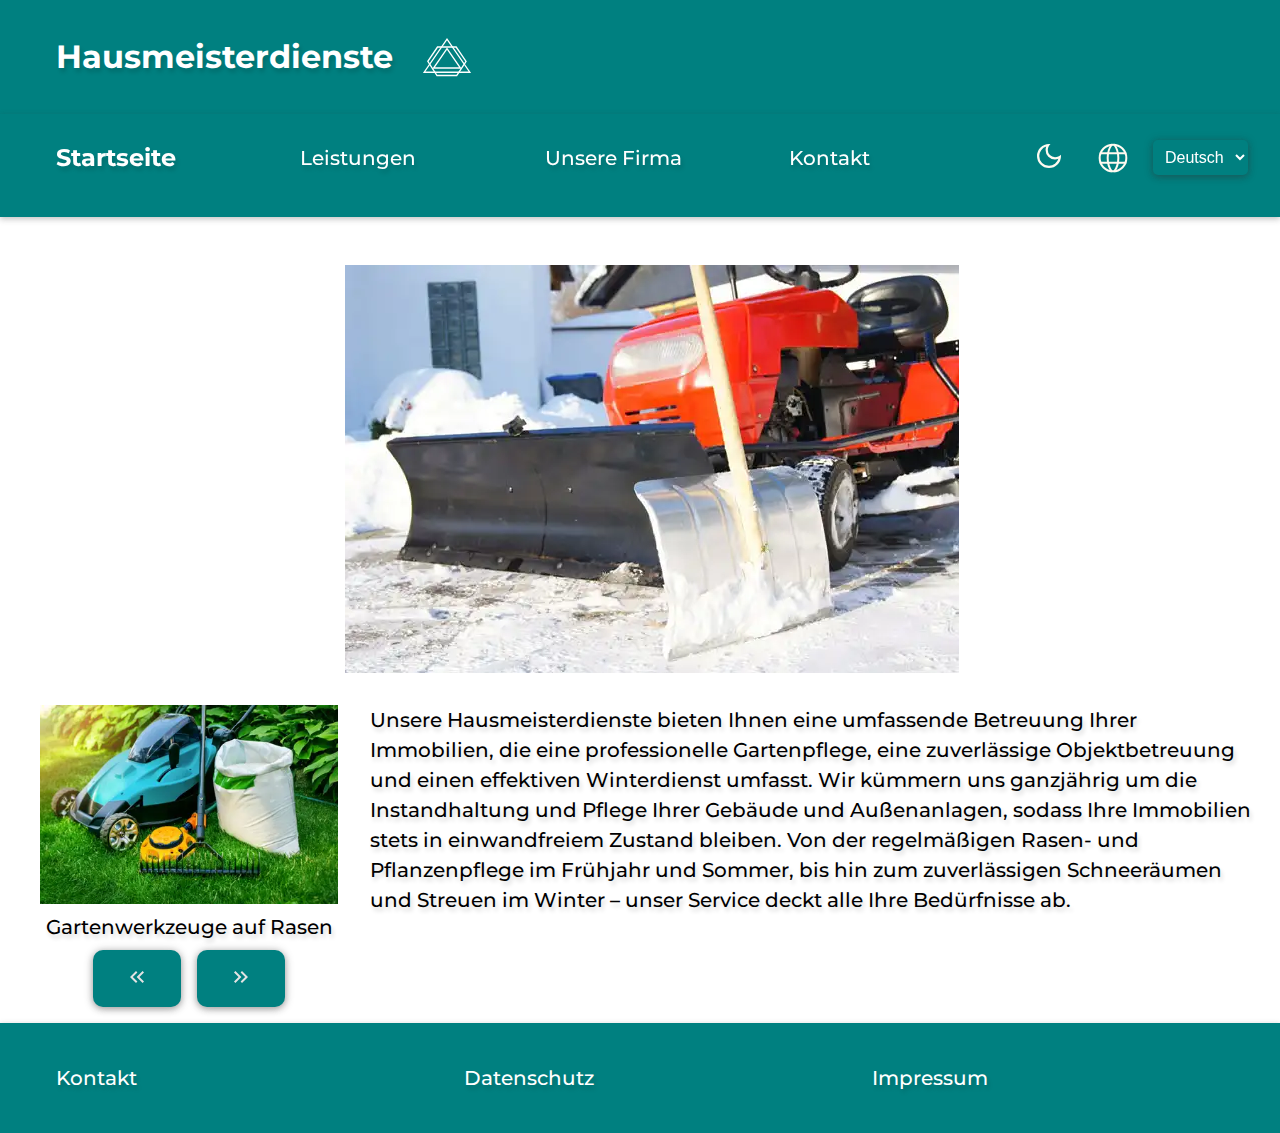
<file: index.html>
<!DOCTYPE html>
<html lang="de" class="no-js">

<head>
    <!-- Meta-Informationen über die Webseite -->
    <meta charset="UTF-8">
    <meta name="viewport" content="width=device-width, initial-scale=1.0">

    <!-- Favicons für verschiedene Geräte und Browser -->
    <link rel="icon" type="image/png" href="favicon/favicon96x96.png" sizes="96x96" />
    <link rel="icon" type="image/svg+xml" href="favicon/favicon.svg" />
    <link rel="shortcut icon" href="favicon/favicon.ico" />
    <link rel="apple-touch-icon" sizes="180x180" href="favicon/apple-touch-icon.png" />
    <meta name="apple-mobile-web-app-title" content="Hausmeisterdienste" />
    <link rel="manifest" href="favicon/site.webmanifest" />

    <!-- Titel und Beschreibung der Webseite -->
    <title>Hausmeisterdienste</title>
    <meta name="description" content="Unsere Hausmeisterdienste bieten Ihnen eine umfassende Betreuung Ihrer 
    Immobilien, die eine professionelle Gartenpflege, eine zuverlässige Objektbetreuung und einen effektiven 
    Winterdienst umfasst.">

    <!-- Einbindung der Schriftart Montserrat -->
    <link rel="preconnect" href="https://fonts.googleapis.com">
    <link rel="preconnect" href="https://fonts.gstatic.com" crossorigin>
    <link href="https://fonts.googleapis.com/css2?family=Montserrat:ital,wght@0,100..900;1,100..900&display=swap" rel="stylesheet">

    <!-- Verknüpfung mit dem Stylesheet und den JavaScript-Dateien -->
    <link href="css/style.css" rel="stylesheet">
    <script src="script/gallerie.js" defer></script>
    <script src="script/javascript.js" defer></script>
    <script src="script/dark.js" defer></script>

    <!-- Alternativ-Links für verschiedene Sprachversionen der Seite -->
    <link href="https://iu-webprogrammierung.github.io/web-programmierung-Claudy-Web/index.html" hreflang="de" rel="alternate">
    <link href="https://iu-webprogrammierung.github.io/web-programmierung-Claudy-Web/index_en.html" hreflang="en" rel="alternate">
</head>

<body class="site-body">
    <header class="site-header">
            <!-- Titel und Logo der Webseite -->
            <a href="index.html" class="titel"><h1>Hausmeisterdienste</h1></a>
    </header>
    <nav class="site-nav">
        <div class="inside">
            <!-- Navigationsmenü mit verschiedenen Links -->
            <button class="menubutton" onclick="this.classList.toggle('showmenu')">Menü</button>
            <ul>
                <li><a href="index.html" class="current">Startseite</a></li>
                <li><a href="leistungen.html">Leistungen</a></li>
                <li><a href="firma.html">Unsere Firma</a></li>
                <li class="nav-kontakt"><a href="kontakt.html">Kontakt</a></li>
                <li class="nav-darkmode">
                    <!-- Button zum Umschalten des Dark Modes -->
                    <button class="toggle-button" onclick="toggleDarkMode()" aria-label="Dark Mode umschalten" 
                    title="Dark Mode umschalten">
                        <img id="darkModeIcon" src="pictures/moon.svg" alt="Toggle Dark Mode">
                    </button>
                </li>
                <li class="nav-language">
                    <!-- Sprachumschalter mit Dropdown-Menü -->
                    <form action="" method="get">
                        <div class="language-select-container">
                            <img src="pictures/Sprache.svg" alt="Sprache wählen" class="language-icon" />
                            <select aria-label="Sprache wählen" id="language-switcher" lang="en" onchange="switchLanguage()">
                                <option lang="de" value="index.html" selected>Deutsch</option>
                                <option lang="en" value="index_en.html">English</option>
                            </select>
                        </div>
                    </form>
                </li>
            </ul>
        </div>
    </nav>
    <main class="site-content-start" id="content">
        <div class="inside">
            <!-- Startbild der Webseite -->
            <div class="startbild">
                <img src="pictures/WinterdienstSchneRaeumen614x408.webp"
                    alt="Ein Sitzrasenmäher mit Schneeschild und einer Schneeschaufel im Winter."
                    srcset="pictures/WinterdienstSchneRaeumen1228x816.webp 2x">
            </div>
            <article class="article">
                <!-- Bildergalerie mit verschiedenen Bildern und Beschreibungen -->
                <div id="start" class="gallerie">
                    <figure>
                        <img class="gallerie-bilder" src="pictures/Rasenpflege420x280.webp" alt="Gartenwerkzeuge auf Rasen."
                            srcset="pictures/Rasenpflege840x560.webp 2x"
                            data-caption="Gartenwerkzeuge auf Rasen">
                        <figcaption>Gartenwerkzeuge auf Rasen</figcaption>
                    </figure>
                    <figure>
                        <img class="gallerie-bilder" src="pictures/Objektbetreuung420x280.webp"
                            alt="Mehrstöckige Wohnungen mit Gartenanlage." srcset="pictures/Objektbetreuung840x560.webp 2x"
                            data-caption="Mehrstöckige Wohnungen mit Gartenanlage">
                        <figcaption>Mehrstöckige Wohnungen mit Gartenanlage</figcaption>
                    </figure>
                    <figure>
                        <img class="gallerie-bilder" src="pictures/WinterdienstTraktor420x280.webp"
                            alt="Traktor mit Schneepflug im Einsatz für den Winterdienst."
                            srcset="pictures/WinterdienstTraktor840x560.webp 2x"
                            data-caption="Traktor mit Schneepflug im Einsatz für den Winterdienst">
                        <figcaption>Traktor mit Schneepflug im Einsatz für den Winterdienst</figcaption>
                    </figure>
                    <div class="gallerie-buttons">
                        <!-- Buttons zum Navigieren durch die Galerie -->
                        <button class="button-links" onclick="plusDivs(-1, 'start')">
                            <img src="pictures/button-links.svg" class="icon" alt="Doppelpfeil nach links"></img>
                        </button>
                        <button class="button-rechts" onclick="plusDivs(1, 'start')">
                            <img src="pictures/button-rechts.svg" class="icon" alt="Doppelpfeil nach rechts"></img>
                        </button>
                    </div>
                </div>
                <div class="text-content">
                    <!-- Beschreibung der angebotenen Dienstleistungen -->
                    <p>
                        Unsere Hausmeisterdienste bieten Ihnen eine umfassende Betreuung Ihrer Immobilien, die eine
                        professionelle Gartenpflege, eine zuverlässige Objektbetreuung und einen effektiven Winterdienst
                        umfasst. Wir kümmern uns ganzjährig um die Instandhaltung und Pflege Ihrer Gebäude und Außenanlagen,
                        sodass Ihre Immobilien stets in einwandfreiem Zustand bleiben. Von der regelmäßigen Rasen- und
                        Pflanzenpflege im Frühjahr und Sommer, bis hin zum zuverlässigen Schneeräumen und Streuen im Winter
                        – unser Service deckt alle Ihre Bedürfnisse ab.
                    </p>
                </div>
                
            </article>
        </div>
        <!-- Button zum Scrollen nach oben -->
        <button id="scrollTopButton" class="scroll-top-button" onclick="scrollToTop()">
            <img src="pictures/button-hoch.svg" class="icon" alt="Nach oben">
        </button>
    </main>
    <footer class="site-footer">
        <div class="inside">
            <!-- Fußzeilennavigation mit Links zu Kontakt, Datenschutz und Impressum -->
            <nav class="footer-nav">
                <ul>
                    <li><a href="kontakt.html">Kontakt</a></li>
                    <li><a href="datenschutz.html">Datenschutz</a></li>
                    <li><a href="impressum.html">Impressum</a></li>
                </ul>
            </nav>
        </div>
    </footer>
</body>

</html>
</file>
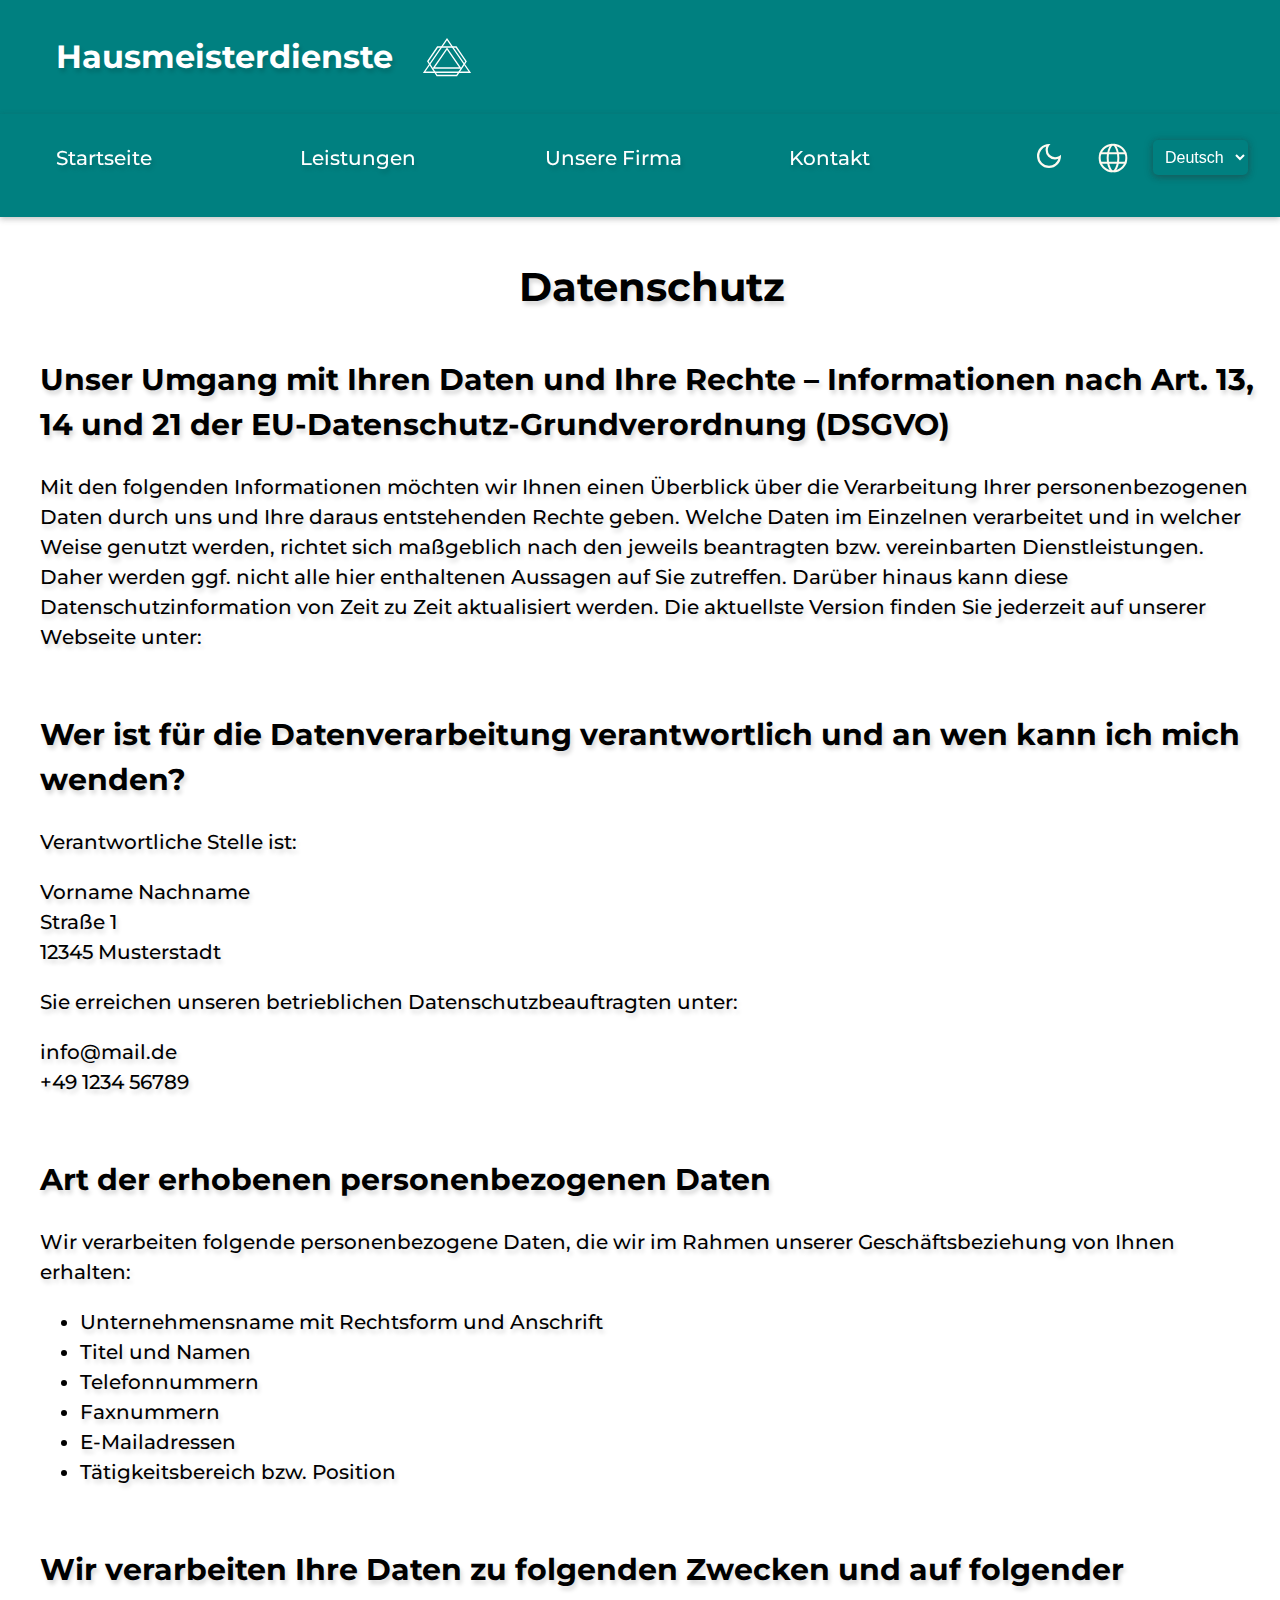
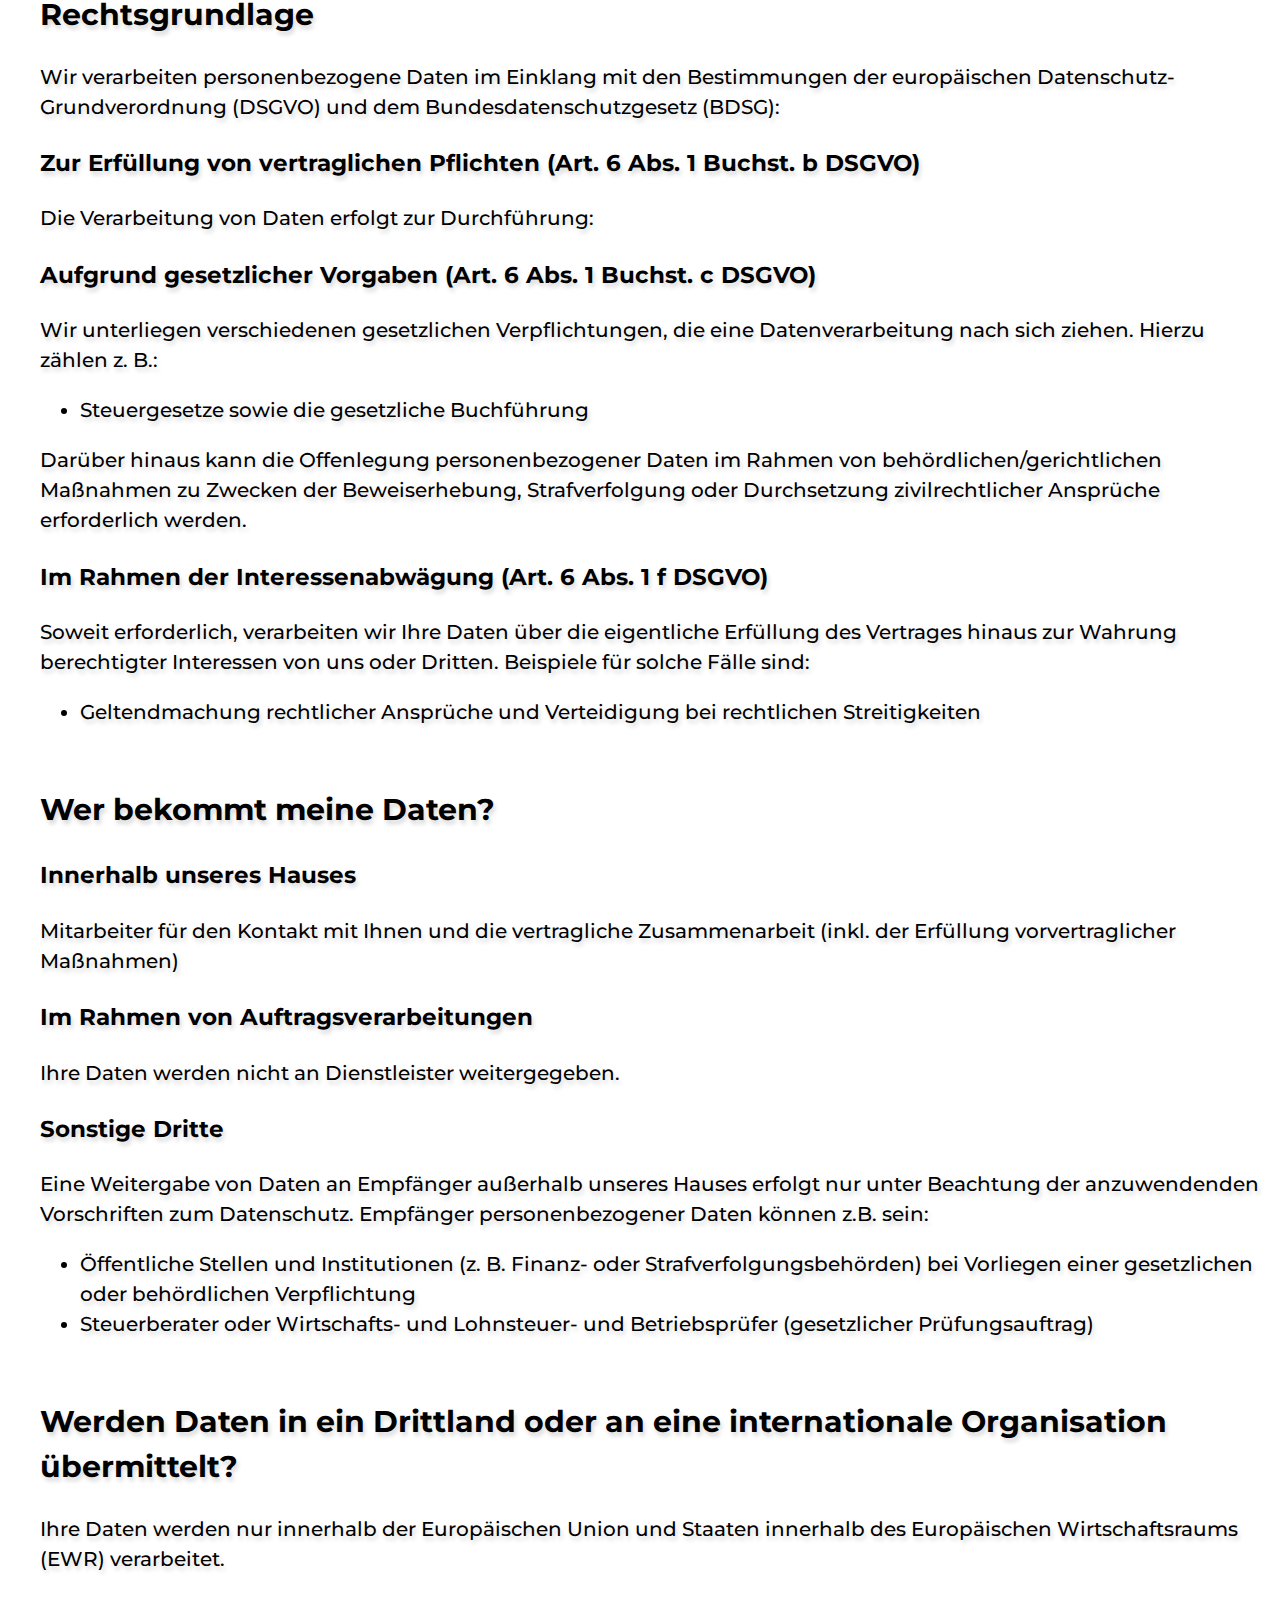
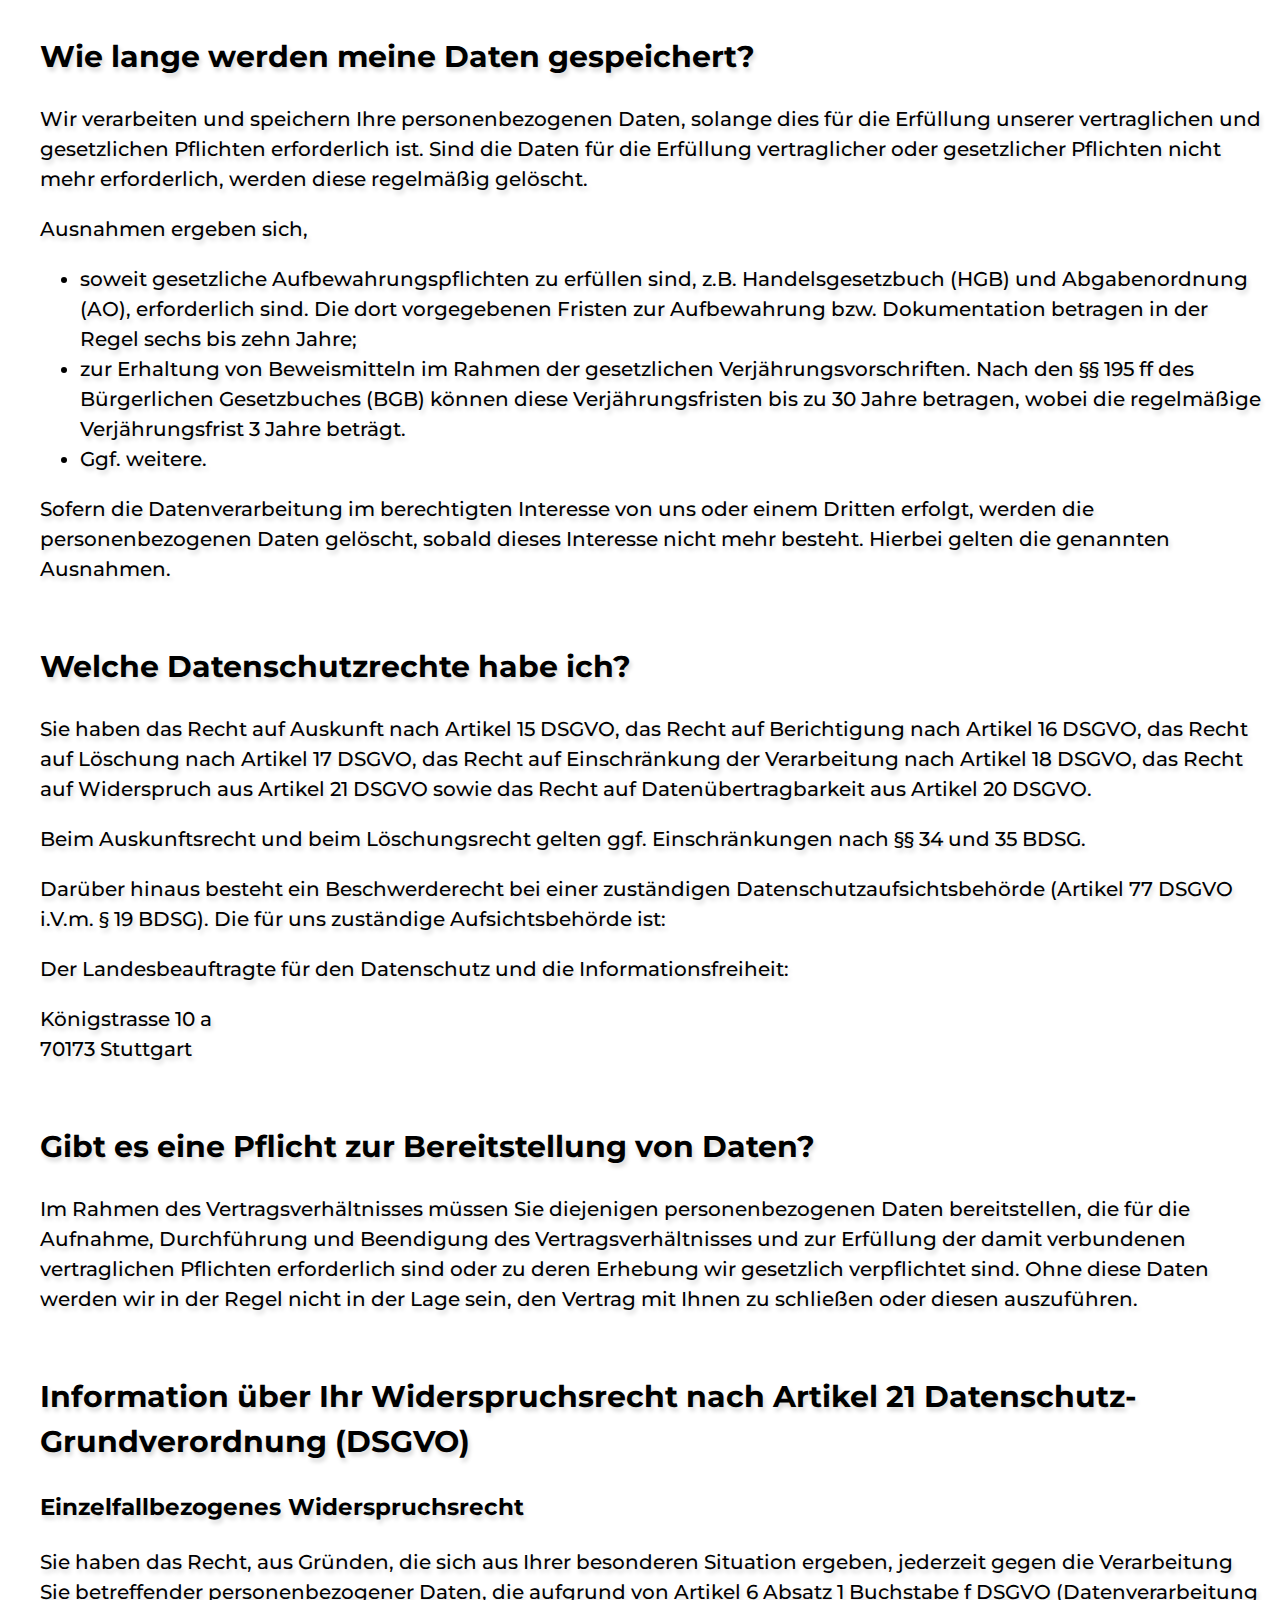
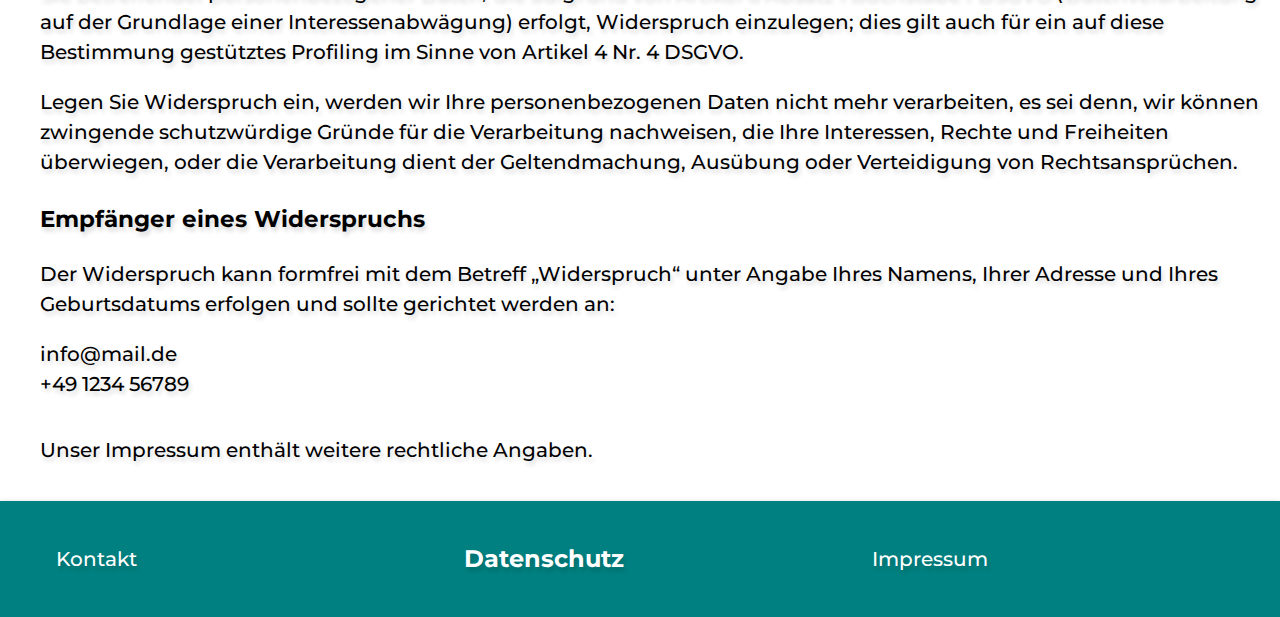
<file: datenschutz.html>
<!DOCTYPE html>
<html lang="de" class="no-js">

<head>
    <!-- Meta-Informationen über die Webseite -->
    <meta charset="UTF-8">
    <meta name="viewport" content="width=device-width, initial-scale=1.0">

    <!-- Favicons für verschiedene Geräte und Browser -->
    <link rel="icon" type="image/png" href="favicon/favicon96x96.png" sizes="96x96" />
    <link rel="icon" type="image/svg+xml" href="favicon/favicon.svg" />
    <link rel="shortcut icon" href="favicon/favicon.ico" />
    <link rel="apple-touch-icon" sizes="180x180" href="favicon/apple-touch-icon.png" />
    <meta name="apple-mobile-web-app-title" content="Hausmeisterdienste" />
    <link rel="manifest" href="favicon/site.webmanifest" />

    <!-- Titel und Beschreibung der Webseite -->
    <title>Hausmeisterdienste</title>
    <meta name="description" content="Unsere Hausmeisterdienste bieten Ihnen eine umfassende Betreuung Ihrer 
    Immobilien, die eine professionelle Gartenpflege, eine zuverlässige Objektbetreuung und einen effektiven 
    Winterdienst umfasst.">

    <!-- Einbindung der Schriftart Montserrat -->
    <link rel="preconnect" href="https://fonts.googleapis.com">
    <link rel="preconnect" href="https://fonts.gstatic.com" crossorigin>
    <link href="https://fonts.googleapis.com/css2?family=Montserrat:ital,wght@0,100..900;1,100..900&display=swap"
        rel="stylesheet">

    <!-- Verknüpfung mit dem Stylesheet und den JavaScript-Dateien -->
    <link href="css/style.css" rel="stylesheet">
    <script src="script/gallerie.js" defer></script>
    <script src="script/javascript.js" defer></script>
    <script src="script/dark.js" defer></script>

    <!-- Alternativ-Links für verschiedene Sprachversionen der Seite -->
    <link rel="alternate" href="https://iu-webprogrammierung.github.io/web-programmierung-Claudy-Web/datenschutz.html" hreflang="de">
    <link rel="alternate" href="https://iu-webprogrammierung.github.io/web-programmierung-Claudy-Web/datenschutz_en.html" hreflang="en">
</head>

<body class="site-body">
    <header class="site-header">
        <!-- Titel und Logo der Webseite -->
        <a href="index.html" class="titel"><h1>Hausmeisterdienste</h1></a>
    </header>
    <nav class="site-nav">
        <div class="inside">
            <!-- Navigationsmenü mit verschiedenen Links -->
            <button class="menubutton" onclick="this.classList.toggle('showmenu')">Menü</button>
            <ul>
                <li><a href="index.html">Startseite</a></li>
                <li><a href="leistungen.html">Leistungen</a></li>
                <li><a href="firma.html">Unsere Firma</a></li>
                <li class="nav-kontakt"><a href="kontakt.html">Kontakt</a></li>
                <li class="nav-darkmode">
                    <!-- Button zum Umschalten des Dark Modes -->
                    <button class="toggle-button" onclick="toggleDarkMode()" aria-label="Dark Mode umschalten"
                        title="Dark Mode umschalten">
                        <img id="darkModeIcon" src="pictures/moon.svg" alt="Toggle Dark Mode">
                    </button>
                </li>
                <li class="nav-language">
                    <!-- Sprachumschalter mit Dropdown-Menü -->
                    <form action="" method="get">
                        <div class="language-select-container">
                            <img src="pictures/Sprache.svg" alt="Sprache wählen" class="language-icon" />
                            <select aria-label="Sprache wählen" id="language-switcher" lang="en" onchange="switchLanguage()">
                                <option lang="de" value="datenschutz.html" selected>Deutsch</option>
                                <option lang="en" value="datenschutz_en.html">English</option>
                            </select>
                        </div>
                    </form>
                </li>
            </ul>
        </div>
    </nav>
    <main class="site-content" id="content">
        <div class="inside">
            <h1>Datenschutz</h1>
            <article>
                <!-- Abschnitt über den Umgang mit Daten und Rechte -->
                <section>
                    <h2>Unser Umgang mit Ihren Daten und Ihre Rechte – Informationen nach
                        Art. 13, 14 und 21 der EU-Datenschutz-Grundverordnung (DSGVO)</h2>
                    <p>Mit den folgenden Informationen möchten wir Ihnen einen Überblick über die Verarbeitung Ihrer
                        personenbezogenen Daten durch uns und Ihre daraus entstehenden Rechte geben. Welche Daten im
                        Einzelnen
                        verarbeitet und in welcher Weise genutzt werden, richtet sich maßgeblich nach den jeweils
                        beantragten bzw.
                        vereinbarten Dienstleistungen. Daher werden ggf. nicht alle hier enthaltenen Aussagen auf Sie
                        zutreffen.
                        Darüber hinaus kann diese Datenschutzinformation von Zeit zu Zeit aktualisiert werden. Die
                        aktuellste
                        Version finden Sie jederzeit auf unserer Webseite unter:</p>
                </section>
                <!-- Verantwortliche Stelle und Kontaktinformationen -->
                <section>
                    <h2>Wer ist für die Datenverarbeitung verantwortlich und an wen kann ich mich wenden?</h2>
                    <p>Verantwortliche Stelle ist:</p>
                    <p>
                        <ul class="ul-ohnePunkt">
                            <li>
                                Vorname Nachname
                            </li>
                            <li>
                                Straße 1
                            </li>
                            <li>
                                12345 Musterstadt
                            </li>
                        </ul>
                    </p>
                    <p>
                        <p>Sie erreichen unseren betrieblichen Datenschutzbeauftragten unter:</p>
                        <ul class="ul-ohnePunkt">
                            <li>
                                info@mail.de
                            </li>
                            <li>
                                +49 1234 56789
                            </li>
                        </ul>
                    </p>
                </section>
                <!-- Art der erhobenen personenbezogenen Daten -->
                <section>
                    <h2>Art der erhobenen personenbezogenen Daten</h2>
                    <p>Wir verarbeiten folgende personenbezogene Daten, die wir im Rahmen unserer Geschäftsbeziehung von
                        Ihnen erhalten:</p>
                    <ul>
                        <li>
                            Unternehmensname mit Rechtsform und Anschrift
                        </li>
                        <li>
                            Titel und Namen
                        </li>
                        <li>
                            Telefonnummern
                        </li>
                        <li>
                            Faxnummern
                        </li>
                        <li>
                            E-Mailadressen
                        </li>
                        <li>
                            Tätigkeitsbereich bzw. Position
                        </li>
                    </ul>
                </section>
                <!-- Zwecke und Rechtsgrundlage der Datenverarbeitung -->
                <section>
                    <h2>Wir verarbeiten Ihre Daten zu folgenden Zwecken und auf folgender Rechtsgrundlage</h2>
                    <p>Wir verarbeiten personenbezogene Daten im Einklang mit den Bestimmungen der europäischen
                        Datenschutz-Grundverordnung (DSGVO) und dem Bundesdatenschutzgesetz (BDSG):</p>
                    <article>
                        <h3>Zur Erfüllung von vertraglichen Pflichten (Art. 6 Abs. 1 Buchst. b DSGVO)</h3>
                        <p>Die Verarbeitung von Daten erfolgt zur Durchführung:</p>
                    </article>
                    <article>
                        <h3>Aufgrund gesetzlicher Vorgaben (Art. 6 Abs. 1 Buchst. c DSGVO)</h3>
                        <p>Wir unterliegen verschiedenen gesetzlichen Verpflichtungen, die eine Datenverarbeitung nach
                            sich
                            ziehen.
                            Hierzu zählen z. B.:</p>
                        <ul>
                            <li>
                                Steuergesetze sowie die gesetzliche Buchführung
                            </li>
                        </ul>
                        <p>Darüber hinaus kann die Offenlegung personenbezogener Daten im Rahmen von
                            behördlichen/gerichtlichen
                            Maßnahmen zu Zwecken der Beweiserhebung, Strafverfolgung oder Durchsetzung zivilrechtlicher
                            Ansprüche
                            erforderlich werden.</p>
                    </article>
                    <article>
                        <h3>Im Rahmen der Interessenabwägung (Art. 6 Abs. 1 f DSGVO)</h3>
                        <p>Soweit erforderlich, verarbeiten wir Ihre Daten über die eigentliche Erfüllung des Vertrages
                            hinaus zur
                            Wahrung berechtigter Interessen von uns oder Dritten. Beispiele für solche Fälle sind:</p>
                        <ul>
                            <li>
                                Geltendmachung rechtlicher Ansprüche und Verteidigung bei rechtlichen Streitigkeiten
                            </li>
                        </ul>
                    </article>
                </section>
                <!-- Empfänger der Daten -->
                <section>
                    <h2>Wer bekommt meine Daten?</h2>
                    <article>
                        <h3>Innerhalb unseres Hauses</h3>
                        <p>Mitarbeiter für den Kontakt mit Ihnen und die vertragliche Zusammenarbeit (inkl. der
                            Erfüllung
                            vorvertraglicher Maßnahmen)</p>
                    </article>
                    <article>
                        <h3>Im Rahmen von Auftragsverarbeitungen</h3>
                        <p>Ihre Daten werden nicht an Dienstleister weitergegeben.</p>
                    </article>
                    <article>
                        <h3>Sonstige Dritte</h3>
                        <p>Eine Weitergabe von Daten an Empfänger außerhalb unseres Hauses erfolgt nur unter Beachtung
                            der
                            anzuwendenden
                            Vorschriften zum Datenschutz. Empfänger personenbezogener Daten können z.B. sein:</p>
                        <ul>
                            <li>
                                Öffentliche Stellen und Institutionen (z. B. Finanz- oder Strafverfolgungsbehörden) bei
                                Vorliegen einer gesetzlichen oder behördlichen Verpflichtung
                            </li>
                            <li>
                                Steuerberater oder Wirtschafts- und Lohnsteuer- und Betriebsprüfer (gesetzlicher
                                Prüfungsauftrag)
                            </li>
                        </ul>
                    </article>
                </section>
                <!-- Datenübermittlung in Drittländer -->
                <section>
                    <h2>Werden Daten in ein Drittland oder an eine internationale Organisation übermittelt?</h2>
                    <p>Ihre Daten werden nur innerhalb der Europäischen Union und Staaten innerhalb des Europäischen
                        Wirtschaftsraums (EWR) verarbeitet.</p>
                </section>
                <!-- Speicherdauer der Daten -->
                <section>
                    <h2>Wie lange werden meine Daten gespeichert?</h2>
                    <p>Wir verarbeiten und speichern Ihre personenbezogenen Daten, solange dies für die Erfüllung
                        unserer
                        vertraglichen und gesetzlichen Pflichten erforderlich ist. Sind die Daten für die Erfüllung
                        vertraglicher
                        oder gesetzlicher Pflichten nicht mehr erforderlich, werden diese regelmäßig gelöscht.</p>
                    <p>Ausnahmen ergeben sich,</p>
                    <ul>
                        <li>soweit gesetzliche Aufbewahrungspflichten zu erfüllen sind, z.B. Handelsgesetzbuch (HGB) und
                            Abgabenordnung (AO), erforderlich sind. Die dort vorgegebenen Fristen zur Aufbewahrung bzw.
                            Dokumentation betragen in der Regel sechs bis zehn Jahre;</li>
                        <li>zur Erhaltung von Beweismitteln im Rahmen der gesetzlichen Verjährungsvorschriften. Nach den
                            §§
                            195 ff
                            des Bürgerlichen Gesetzbuches (BGB) können diese Verjährungsfristen bis zu 30 Jahre
                            betragen,
                            wobei die
                            regelmäßige Verjährungsfrist 3 Jahre beträgt.</li>
                        <li>Ggf. weitere.</li>
                    </ul>
                    <p>Sofern die Datenverarbeitung im berechtigten Interesse von uns oder einem Dritten erfolgt, werden
                        die
                        personenbezogenen Daten gelöscht, sobald dieses Interesse nicht mehr besteht. Hierbei gelten die
                        genannten
                        Ausnahmen.</p>
                </section>
                <!-- Datenschutzrechte der Nutzer -->
                <section>
                    <h2>Welche Datenschutzrechte habe ich?</h2>
                    <p>Sie haben das Recht auf Auskunft nach Artikel 15 DSGVO, das Recht auf Berichtigung nach Artikel
                        16
                        DSGVO, das
                        Recht auf Löschung nach Artikel 17 DSGVO, das Recht auf Einschränkung der Verarbeitung nach
                        Artikel
                        18
                        DSGVO, das Recht auf Widerspruch aus Artikel 21 DSGVO sowie das Recht auf Datenübertragbarkeit
                        aus
                        Artikel
                        20 DSGVO.</p>
                    <p>Beim Auskunftsrecht und beim Löschungsrecht gelten ggf. Einschränkungen nach §§ 34 und 35 BDSG.
                    </p>
                    <p>Darüber hinaus besteht ein Beschwerderecht bei einer zuständigen Datenschutzaufsichtsbehörde
                        (Artikel
                        77
                        DSGVO i.V.m. § 19 BDSG). Die für uns zuständige Aufsichtsbehörde ist:</p>
                    <p>Der Landesbeauftragte für den Datenschutz und die Informationsfreiheit:</p>
                    <ul class="ul-ohnePunkt">
                        <li>
                            Königstrasse 10 a
                        </li>
                        <li>
                            70173 Stuttgart
                        </li>
                    </ul>
                </section>
                <!-- Pflicht zur Bereitstellung von Daten -->
                <section>
                    <h2>Gibt es eine Pflicht zur Bereitstellung von Daten?</h2>
                    <p>Im Rahmen des Vertragsverhältnisses müssen Sie diejenigen personenbezogenen Daten bereitstellen,
                        die
                        für die
                        Aufnahme, Durchführung und Beendigung des Vertragsverhältnisses und zur Erfüllung der damit
                        verbundenen
                        vertraglichen Pflichten erforderlich sind oder zu deren Erhebung wir gesetzlich verpflichtet
                        sind.
                        Ohne
                        diese Daten werden wir in der Regel nicht in der Lage sein, den Vertrag mit Ihnen zu schließen
                        oder
                        diesen
                        auszuführen.</p>
                </section>
                <!-- Information über das Widerspruchsrecht -->
                <section>
                    <h2>Information über Ihr Widerspruchsrecht nach Artikel 21 Datenschutz-Grundverordnung (DSGVO)</h2>
                    <article>
                        <h3>Einzelfallbezogenes Widerspruchsrecht</h3>
                        <p>Sie haben das Recht, aus Gründen, die sich aus Ihrer besonderen Situation ergeben, jederzeit
                            gegen die
                            Verarbeitung Sie betreffender personenbezogener Daten, die aufgrund von Artikel 6 Absatz 1
                            Buchstabe f DSGVO
                            (Datenverarbeitung auf der Grundlage einer Interessenabwägung) erfolgt, Widerspruch
                            einzulegen;
                            dies gilt
                            auch für ein auf diese Bestimmung gestütztes Profiling im Sinne von Artikel 4 Nr. 4 DSGVO.
                        </p>
                        <p>Legen Sie Widerspruch ein, werden wir Ihre personenbezogenen Daten nicht mehr verarbeiten, es
                            sei
                            denn, wir
                            können zwingende schutzwürdige Gründe für die Verarbeitung nachweisen, die Ihre Interessen,
                            Rechte und
                            Freiheiten überwiegen, oder die Verarbeitung dient der Geltendmachung, Ausübung oder
                            Verteidigung von
                            Rechtsansprüchen.</p>
                    </article>
                    <article>
                        <h3>Empfänger eines Widerspruchs</h3>
                        <p>Der Widerspruch kann formfrei mit dem Betreff „Widerspruch“ unter Angabe Ihres Namens, Ihrer
                            Adresse und
                            Ihres Geburtsdatums erfolgen und sollte gerichtet werden an:</p>
                            <ul class="ul-ohnePunkt">
                                <li>
                                    info@mail.de
                                </li>
                                <li>
                                    +49 1234 56789
                                </li>
                            </ul>
                    </article>
                </section>
            </article>
            <div class="verlinkung">
                <p>Unser <a href="impressum.html">Impressum</a> enthält weitere rechtliche Angaben.</p>
            </div>
        </div>
        <!-- Button zum Scrollen nach oben -->
        <button id="scrollTopButton" class="scroll-top-button" onclick="scrollToTop()">
            <img src="pictures/button-hoch.svg" class="icon" alt="Nach oben">
        </button>
    </main>
    <footer class="site-footer">
        <div class="inside">
            <!-- Fußzeilennavigation mit Links zu Kontakt, Datenschutz und Impressum -->
            <nav class="footer-nav">
                <ul>
                    <li><a href="kontakt.html">Kontakt</a></li>
                    <li><a href="datenschutz.html" class="current">Datenschutz</a></li>
                    <li><a href="impressum.html">Impressum</a></li>
                </ul>
            </nav>
        </div>
    </footer>
</body>

</html>
</file>
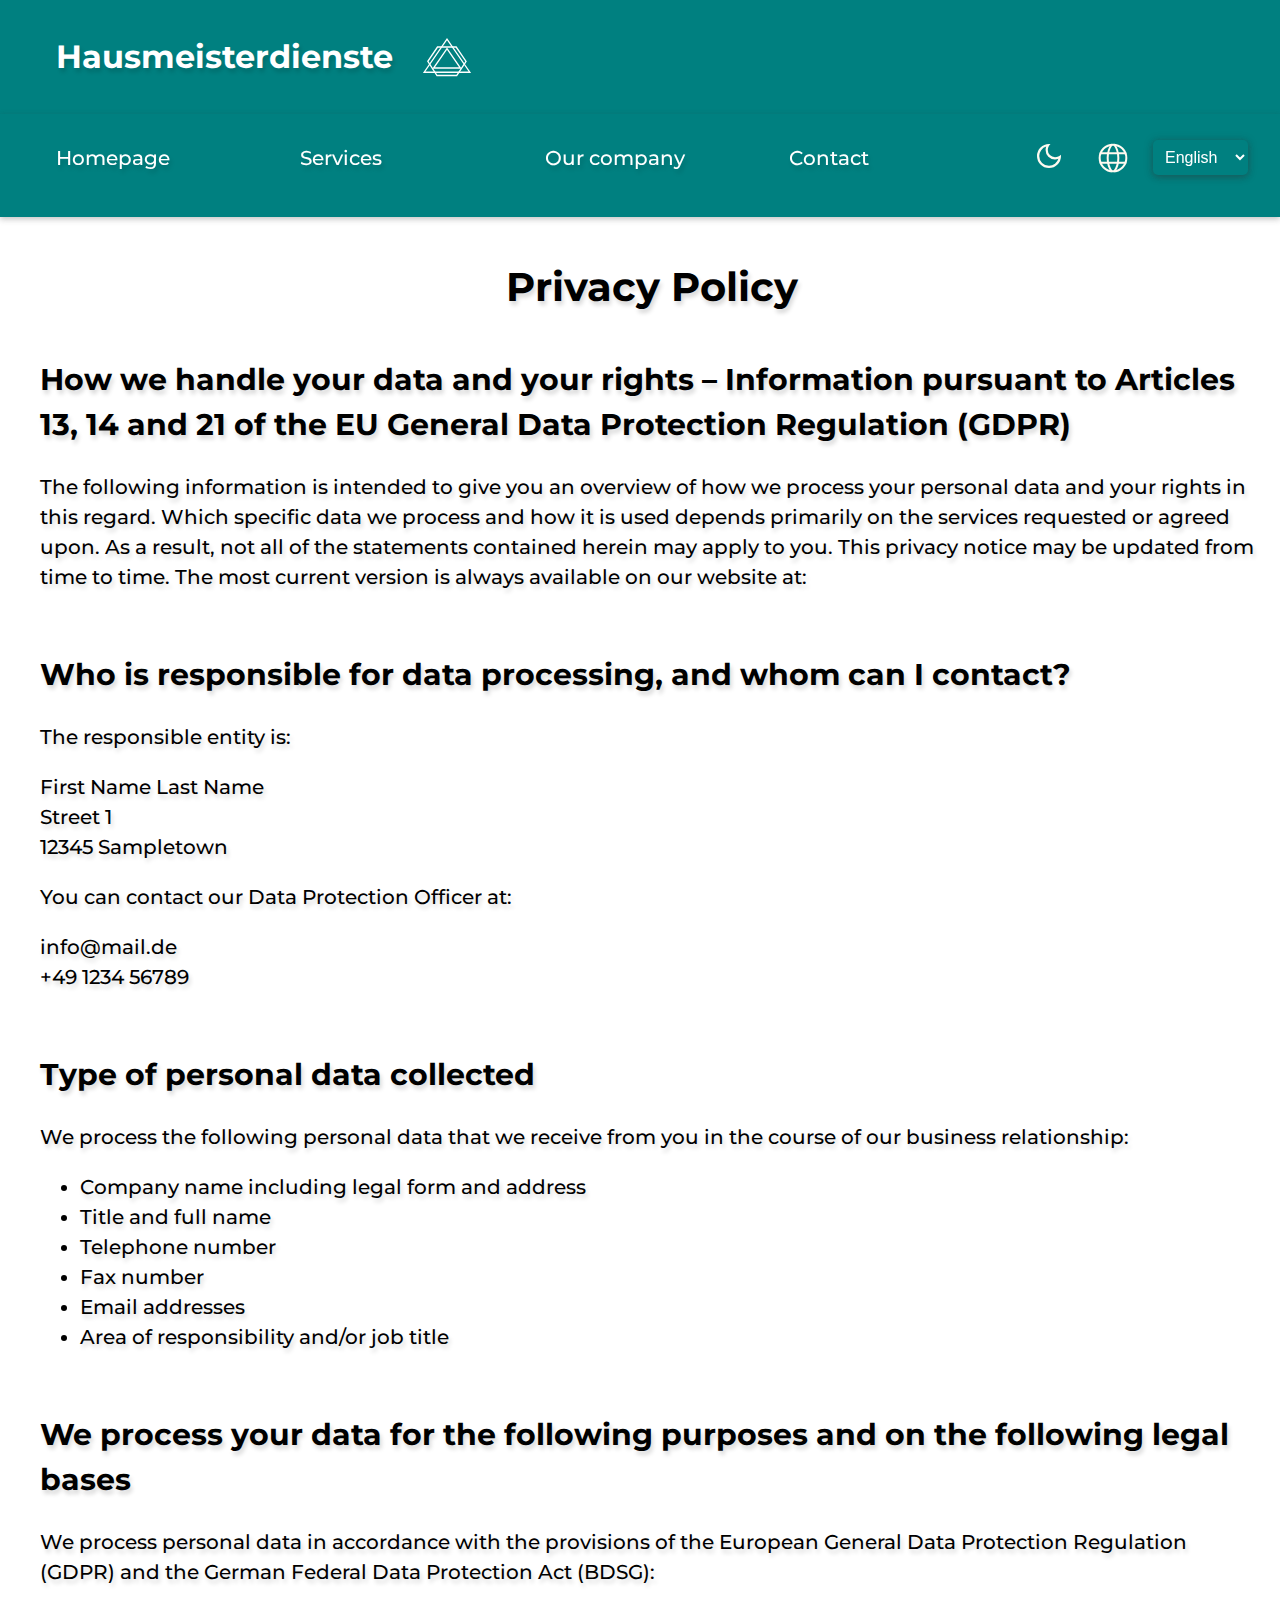
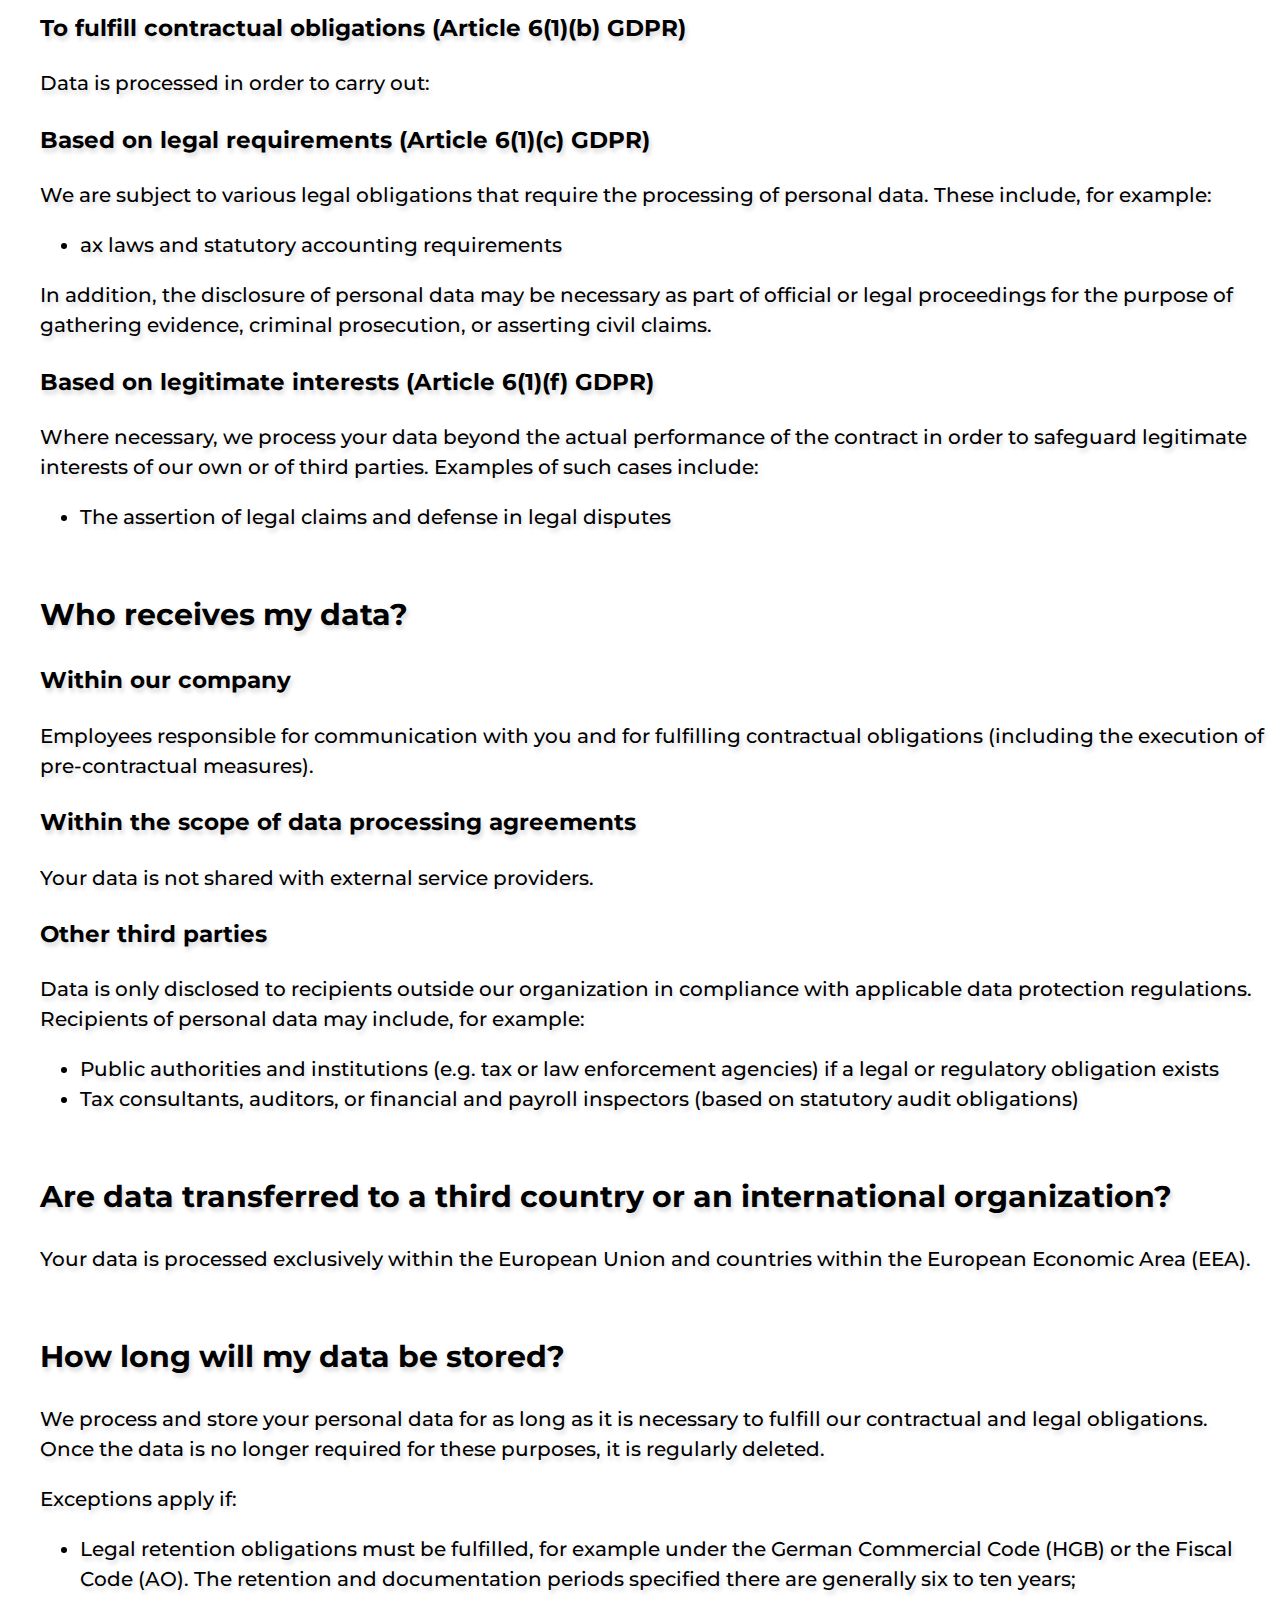
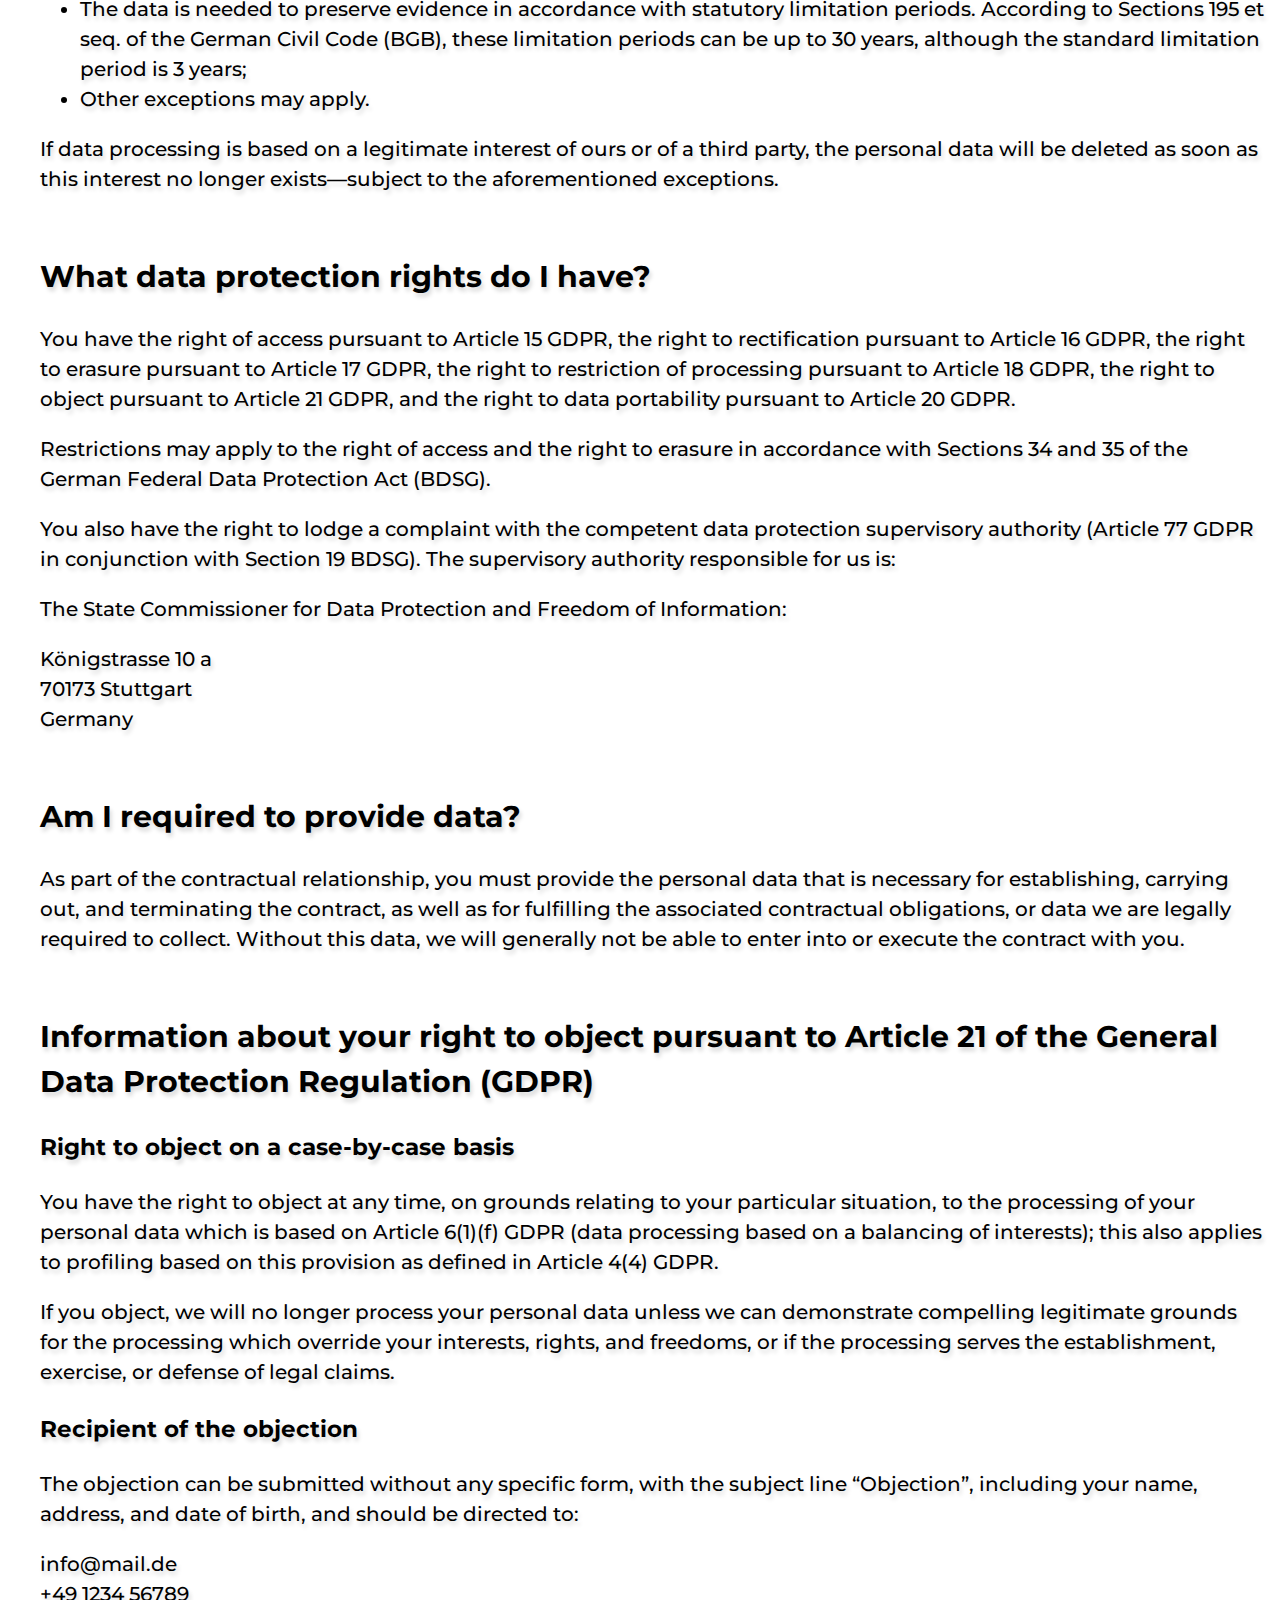
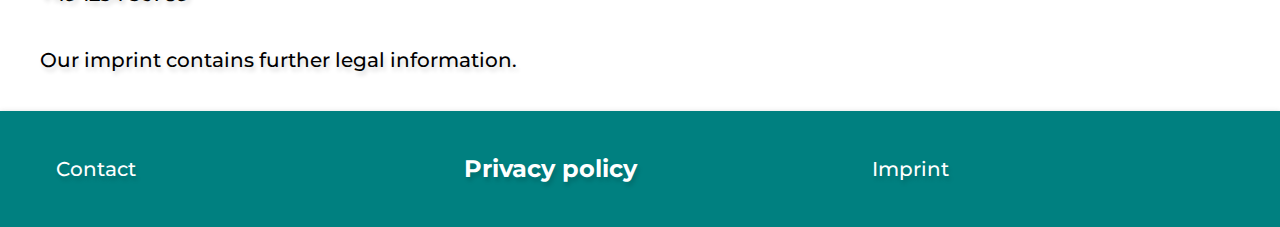
<file: datenschutz_en.html>
<!DOCTYPE html>
<html lang="en" class="no-js">

<head>
    <!-- Meta-Informationen über die Webseite -->
    <meta charset="UTF-8">
    <meta name="viewport" content="width=device-width, initial-scale=1.0">

    <!-- Favicons für verschiedene Geräte und Browser -->
    <link rel="icon" type="image/png" href="favicon/favicon96x96.png" sizes="96x96" />
    <link rel="icon" type="image/svg+xml" href="favicon/favicon.svg" />
    <link rel="shortcut icon" href="favicon/favicon.ico" />
    <link rel="apple-touch-icon" sizes="180x180" href="favicon/apple-touch-icon.png" />
    <meta name="apple-mobile-web-app-title" content="Caretaker services" />
    <link rel="manifest" href="favicon/site.webmanifest" />

    <!-- Titel und Beschreibung der Webseite -->
    <title>Caretaker services</title>
    <meta name="description" content="Our caretaker services offer you comprehensive support for your properties, which includes 
    professional garden maintenance, reliable property management and effective winter service.">

    <!-- Einbindung der Schriftart Montserrat -->
    <link rel="preconnect" href="https://fonts.googleapis.com">
    <link rel="preconnect" href="https://fonts.gstatic.com" crossorigin>
    <link href="https://fonts.googleapis.com/css2?family=Montserrat:ital,wght@0,100..900;1,100..900&display=swap"
        rel="stylesheet">

    <!-- Verknüpfung mit dem Stylesheet und den JavaScript-Dateien -->
    <link href="css/style.css" rel="stylesheet">
    <script src="script/gallerie.js" defer></script>
    <script src="script/javascript.js" defer></script>
    <script src="script/dark.js" defer></script>

    <!-- Alternativ-Links für verschiedene Sprachversionen der Seite -->
    <link rel="alternate" href="https://iu-webprogrammierung.github.io/web-programmierung-Claudy-Web/datenschutz.html" hreflang="de">
    <link rel="alternate" href="https://iu-webprogrammierung.github.io/web-programmierung-Claudy-Web/datenschutz_en.html" hreflang="en">
</head>

<body class="site-body">
    <header class="site-header">
        <!-- Titel und Logo der Webseite -->
        <a href="index.html" class="titel"><h1>Hausmeisterdienste</h1></a>
    </header>
    <nav class="site-nav">
        <div class="inside">
            <!-- Navigationsmenü mit verschiedenen Links -->
            <button class="menubutton" onclick="this.classList.toggle('showmenu')">Menu</button>
            <ul>
                <li><a href="index_en.html">Homepage</a></li>
                <li><a href="leistungen_en.html">Services</a></li>
                <li><a href="firma_en.html">Our company</a></li>
                <li class="nav-kontakt"><a href="kontakt_en.html">Contact</a></li>
                <li class="nav-darkmode">
                    <!-- Button zum Umschalten des Dark Modes -->
                    <button class="toggle-button" onclick="toggleDarkMode()" aria-label="Dark Mode umschalten"
                        title="Dark Mode umschalten">
                        <img id="darkModeIcon" src="pictures/moon.svg" alt="Toggle Dark Mode">
                    </button>
                </li>
                <li class="nav-language">
                    <!-- Sprachumschalter mit Dropdown-Menü -->
                    <form action="" method="get">
                        <div class="language-select-container">
                            <img src="pictures/Sprache.svg" alt="Language icon" class="language-icon" />
                            <select aria-label="Choose language" id="language-switcher" lang="en" onchange="switchLanguage()">
                                <option lang="de" value="index.html">Deutsch</option>
                                <option lang="en" value="index_en.html" selected>English</option>
                            </select>
                        </div>
                    </form>
                </li>
            </ul>
        </div>
    </nav>
    <main class="site-content" id="content">
        <div class="inside">
            <h1>Privacy Policy</h1>
            <article>
                <!-- Abschnitt über den Umgang mit Daten und Rechte -->
                <section>
                    <h2>How we handle your data and your rights – Information pursuant to Articles 13, 14 and 21 of the
                        EU General Data Protection Regulation (GDPR)</h2>
                    <p>The following information is intended to give you an overview of how we process your personal
                        data and your rights in this regard. Which specific data we process and how it is used depends
                        primarily on the services requested or agreed upon. As a result, not all of the statements
                        contained herein may apply to you. This privacy notice may be updated from time to time. The
                        most current version is always available on our website at:</p>
                </section>
                <!-- Verantwortliche Stelle und Kontaktinformationen -->
                <section>
                    <h2>Who is responsible for data processing, and whom can I contact?</h2>
                    <p>The responsible entity is:</p>
                    <p>
                        <ul class="ul-ohnePunkt">
                            <li>
                                First Name Last Name
                            </li>
                            <li>
                                Street 1
                            </li>
                            <li>
                                12345 Sampletown
                            </li>
                        </ul>
                    </p>
                    <p>
                        <p>You can contact our Data Protection Officer at:</p>
                        <ul class="ul-ohnePunkt">
                            <li>
                                info@mail.de
                            </li>
                            <li>
                                +49 1234 56789
                            </li>
                        </ul>
                    </p>
                </section>
                <!-- Art der erhobenen personenbezogenen Daten -->
                <section>
                    <h2>Type of personal data collected</h2>
                    <p>We process the following personal data that we receive from you in the course of our business
                        relationship:</p>
                    <ul>
                        <li>
                            Company name including legal form and address
                        </li>
                        <li>
                            Title and full name
                        </li>
                        <li>
                            Telephone number
                        </li>
                        <li>
                            Fax number
                        </li>
                        <li>
                            Email addresses
                        </li>
                        <li>
                            Area of responsibility and/or job title
                        </li>
                    </ul>
                </section>
                <!-- Zwecke und Rechtsgrundlage der Datenverarbeitung -->
                <section>
                    <h2>We process your data for the following purposes and on the following legal bases</h2>
                    <p>We process personal data in accordance with the provisions of the European General Data
                        Protection Regulation (GDPR) and the German Federal Data Protection Act (BDSG):</p>
                    <article>
                        <h3>To fulfill contractual obligations (Article 6(1)(b) GDPR)</h3>
                        <p>Data is processed in order to carry out:</p>
                    </article>
                    <article>
                        <h3>Based on legal requirements (Article 6(1)(c) GDPR)</h3>
                        <p>We are subject to various legal obligations that require the processing of personal data.
                            These include, for example:</p>
                        <ul>
                            <li>
                                ax laws and statutory accounting requirements
                            </li>
                        </ul>
                        <p>In addition, the disclosure of personal data may be necessary as part of official or legal
                            proceedings for the purpose of gathering evidence, criminal prosecution, or asserting civil
                            claims.
                        </p>
                    </article>
                    <article>
                        <h3>Based on legitimate interests (Article 6(1)(f) GDPR)</h3>
                        <p>Where necessary, we process your data beyond the actual performance of the contract in order
                            to safeguard legitimate interests of our own or of third parties. Examples of such cases
                            include:</p>
                        <ul>
                            <li>
                                The assertion of legal claims and defense in legal disputes
                            </li>
                        </ul>
                    </article>
                </section>
                <!-- Empfänger der Daten -->
                <section>
                    <h2>Who receives my data?</h2>
                    <article>
                        <h3>Within our company</h3>
                        <p>Employees responsible for communication with you and for fulfilling contractual obligations
                            (including the execution of pre-contractual measures).</p>
                    </article>
                    <article>
                        <h3>Within the scope of data processing agreements</h3>
                        <p>Your data is not shared with external service providers.</p>
                    </article>
                    <article>
                        <h3>Other third parties</h3>
                        <p>Data is only disclosed to recipients outside our organization in compliance with applicable
                            data protection regulations. Recipients of personal data may include, for example:</p>
                        <ul>
                            <li>
                                Public authorities and institutions (e.g. tax or law enforcement agencies) if a legal or
                                regulatory obligation exists
                            </li>
                            <li>
                                Tax consultants, auditors, or financial and payroll inspectors (based on statutory audit
                                obligations)
                            </li>
                        </ul>
                    </article>
                </section>
                <!-- Datenübermittlung in Drittländer -->
                <section>
                    <h2>Are data transferred to a third country or an international organization?</h2>
                    <p>Your data is processed exclusively within the European Union and countries within the European
                        Economic Area (EEA).</p>
                </section>
                <!-- Speicherdauer der Daten -->
                <section>
                    <h2>How long will my data be stored?</h2>
                    <p>We process and store your personal data for as long as it is necessary to fulfill our contractual
                        and legal obligations. Once the data is no longer required for these purposes, it is regularly
                        deleted.</p>
                    <p>Exceptions apply if:</p>
                    <ul>
                        <li>Legal retention obligations must be fulfilled, for example under the German Commercial Code
                            (HGB) or the Fiscal Code (AO). The retention and documentation periods specified there are
                            generally six to ten years;</li>
                        <li>The data is needed to preserve evidence in accordance with statutory limitation periods.
                            According to Sections 195 et seq. of the German Civil Code (BGB), these limitation periods
                            can be up to 30 years, although the standard limitation period is 3 years;</li>
                        <li>Other exceptions may apply.</li>
                    </ul>
                    <p>If data processing is based on a legitimate interest of ours or of a third party, the personal
                        data will be deleted as soon as this interest no longer exists—subject to the aforementioned
                        exceptions.
                    </p>
                </section>
                <!-- Datenschutzrechte der Nutzer -->
                <section>
                    <h2>What data protection rights do I have?</h2>
                    <p>You have the right of access pursuant to Article 15 GDPR, the right to rectification pursuant to
                        Article 16 GDPR, the right to erasure pursuant to Article 17 GDPR, the right to restriction of
                        processing pursuant to Article 18 GDPR, the right to object pursuant to Article 21 GDPR, and the
                        right to data portability pursuant to Article 20 GDPR.</p>
                    <p>Restrictions may apply to the right of access and the right to erasure in accordance with
                        Sections 34 and 35 of the German Federal Data Protection Act (BDSG).</p>
                    <p>You also have the right to lodge a complaint with the competent data protection supervisory
                        authority (Article 77 GDPR in conjunction with Section 19 BDSG). The supervisory authority
                        responsible for us is:</p>
                    <p>The State Commissioner for Data Protection and Freedom of Information:</p>
                    <ul class="ul-ohnePunkt">
                        <li>
                            Königstrasse 10 a
                        </li>
                        <li>
                            70173 Stuttgart
                        </li>
                        <li>
                            Germany
                        </li>
                    </ul>
                    </p>
                </section>
                <!-- Pflicht zur Bereitstellung von Daten -->
                <section>
                    <h2>Am I required to provide data?</h2>
                    <p>As part of the contractual relationship, you must provide the personal data that is necessary for
                        establishing, carrying out, and terminating the contract, as well as for fulfilling the
                        associated contractual obligations, or data we are legally required to collect.
                        Without this data, we will generally not be able to enter into or execute the contract with you.
                    </p>
                </section>
                <!-- Information über das Widerspruchsrecht -->
                <section>
                    <h2>Information about your right to object pursuant to Article 21 of the General Data Protection
                        Regulation (GDPR)</h2>
                    <article>
                        <h3>Right to object on a case-by-case basis</h3>
                        <p>You have the right to object at any time, on grounds relating to your particular situation,
                            to the processing of your personal data which is based on Article 6(1)(f) GDPR (data
                            processing based on a balancing of interests); this also applies to profiling based on this
                            provision as defined in Article 4(4) GDPR.</p>
                        <p>If you object, we will no longer process your personal data unless we can demonstrate
                            compelling legitimate grounds for the processing which override your interests, rights, and
                            freedoms, or if the processing serves the establishment, exercise, or defense of legal
                            claims.</p>
                    </article>
                    <article>
                        <h3>Recipient of the objection</h3>
                        <p>The objection can be submitted without any specific form, with the subject line “Objection”,
                            including your name, address, and date of birth, and should be directed to:</p>
                        <ul class="ul-ohnePunkt">
                            <li class="li-ohnePunkt">
                                info@mail.de
                            </li>
                            <li class="li-ohnePunkt">
                                +49 1234 56789
                            </li>
                        </ul>
                    </article>
                </section>
            </article>
            <div class="verlinkung">
                <p>Our <a href="impressum_en.html">imprint</a> contains further legal information.</p>
            </div>
        </div>
        <!-- Button zum Scrollen nach oben -->
        <button id="scrollTopButton" class="scroll-top-button" onclick="scrollToTop()">
            <img src="pictures/button-hoch.svg" class="icon" alt="Back to top">
        </button>
    </main>
    <footer class="site-footer">
        <div class="inside">
            <!-- Fußzeilennavigation mit Links zu Kontakt, Datenschutz und Impressum -->
            <nav class="footer-nav">
                <ul>
                    <li><a href="kontakt_en.html">Contact</a></li>
                    <li><a href="datenschutz_en.html" class="current">Privacy policy</a></li>
                    <li><a href="impressum_en.html">Imprint</a></li>
                </ul>
            </nav>
        </div>
    </footer>
</body>

</html>
</file>
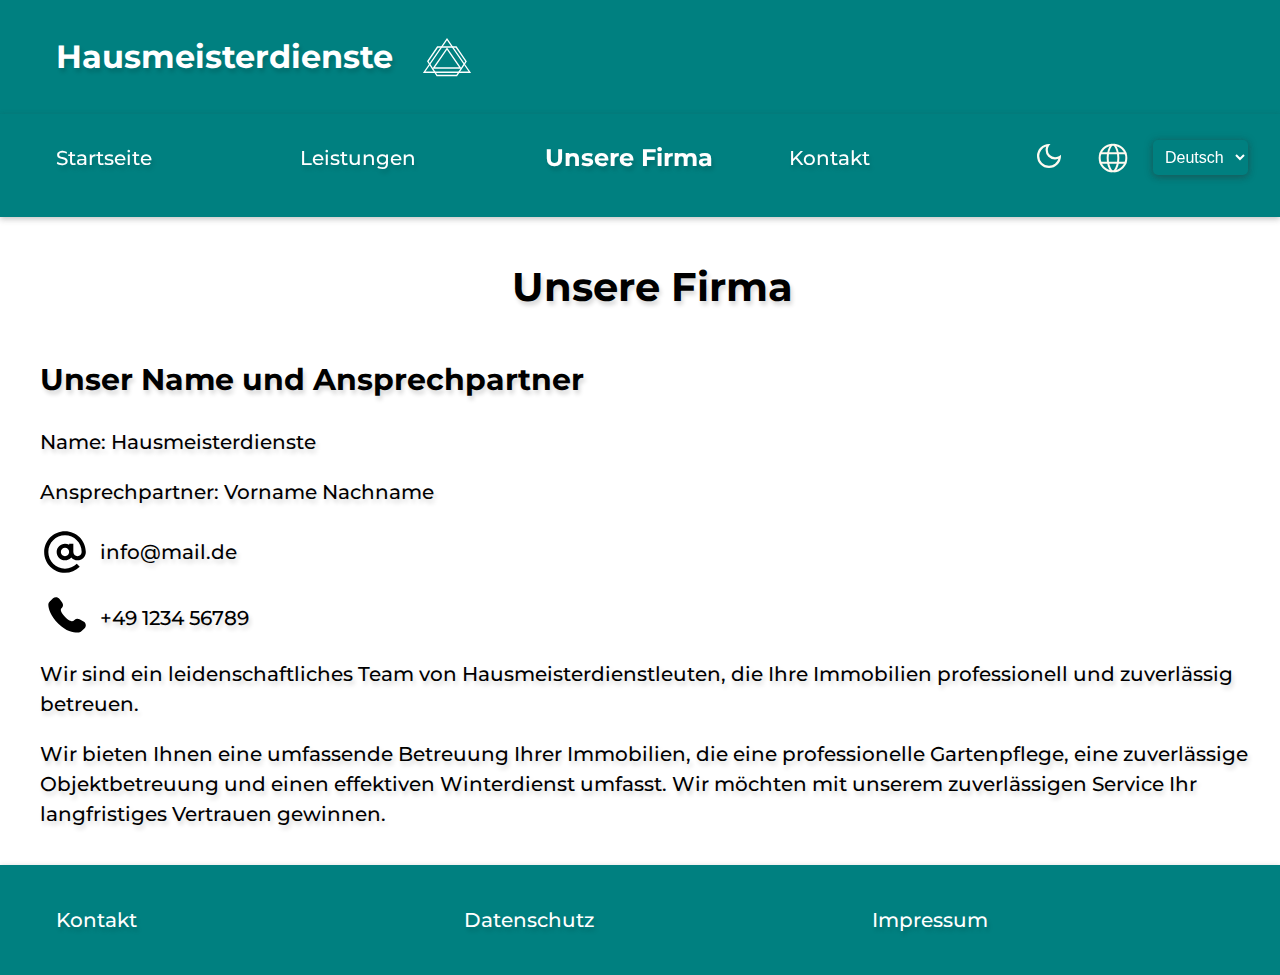
<file: firma.html>
<!DOCTYPE html>
<html lang="de" class="no-js">

<head>
    <!-- Meta-Informationen über die Webseite -->
    <meta charset="UTF-8">
    <meta name="viewport" content="width=device-width, initial-scale=1.0">

    <!-- Favicons für verschiedene Geräte und Browser -->
    <link rel="icon" type="image/png" href="favicon/favicon96x96.png" sizes="96x96" />
    <link rel="icon" type="image/svg+xml" href="favicon/favicon.svg" />
    <link rel="shortcut icon" href="favicon/favicon.ico" />
    <link rel="apple-touch-icon" sizes="180x180" href="favicon/apple-touch-icon.png" />
    <meta name="apple-mobile-web-app-title" content="Hausmeisterdienste" />
    <link rel="manifest" href="favicon/site.webmanifest" />

    <!-- Titel und Beschreibung der Webseite -->
    <title>Hausmeisterdienste</title>
    <meta name="description" content="Unsere Hausmeisterdienste bieten Ihnen eine umfassende Betreuung Ihrer 
    Immobilien, die eine professionelle Gartenpflege, eine zuverlässige Objektbetreuung und einen effektiven 
    Winterdienst umfasst.">

    <!-- Einbindung der Schriftart Montserrat -->
    <link rel="preconnect" href="https://fonts.googleapis.com">
    <link rel="preconnect" href="https://fonts.gstatic.com" crossorigin>
    <link href="https://fonts.googleapis.com/css2?family=Montserrat:ital,wght@0,100..900;1,100..900&display=swap" rel="stylesheet">

    <!-- Verknüpfung mit dem Stylesheet und den JavaScript-Dateien -->
    <link href="css/style.css" rel="stylesheet">
    <script src="script/gallerie.js" defer></script>
    <script src="script/javascript.js" defer></script>
    <script src="script/dark.js" defer></script>

    <!-- Alternativ-Links für verschiedene Sprachversionen der Seite -->
    <link rel="alternate" href="https://iu-webprogrammierung.github.io/web-programmierung-Claudy-Web/firma.html" hreflang="de">
    <link rel="alternate" href="https://iu-webprogrammierung.github.io/web-programmierung-Claudy-Web/firma_en.html" hreflang="en">
</head>

<body class="site-body">
    <header class="site-header">
        <!-- Titel und Logo der Webseite -->
        <a href="index.html" class="titel"><h1>Hausmeisterdienste</h1></a>
    </header>
    <nav class="site-nav">
        <div class="inside">
            <!-- Navigationsmenü mit verschiedenen Links -->
            <button class="menubutton" onclick="this.classList.toggle('showmenu')">Menü</button>
            <ul>
                <li><a href="index.html">Startseite</a></li>
                <li><a href="leistungen.html">Leistungen</a></li>
                <li><a href="firma.html" class="current">Unsere Firma</a></li>
                <li class="nav-kontakt"><a href="kontakt.html">Kontakt</a></li>
                <li class="nav-darkmode">
                    <!-- Button zum Umschalten des Dark Modes -->
                    <button class="toggle-button" onclick="toggleDarkMode()" aria-label="Dark Mode umschalten" 
                    title="Dark Mode umschalten">
                        <img id="darkModeIcon" src="pictures/moon.svg" alt="Toggle Dark Mode">
                    </button>
                </li>
                <li class="nav-language">
                    <!-- Sprachumschalter mit Dropdown-Menü -->
                    <form action="" method="get">
                        <div class="language-select-container">
                            <img src="pictures/Sprache.svg" alt="Sprache wählen" class="language-icon" />
                            <select aria-label="Sprache wählen" id="language-switcher" lang="en" onchange="switchLanguage()">
                                <option lang="de" value="firma.html" selected>Deutsch</option>
                                <option lang="en" value="firma_en.html">English</option>
                            </select>
                        </div>
                    </form>
                </li>
            </ul>
        </div>
    </nav>
    <main class="site-content">
        <div class="inside">
            <article>
                <h1>Unsere Firma</h1>
                <section>
                    <h2>Unser Name und Ansprechpartner</h2>
                    <p>Name: Hausmeisterdienste</p>
                    <p>Ansprechpartner: Vorname Nachname</p>
                    <section class="site-firma-adresse">
                        <!-- Kontaktinformationen und Adresse -->
                        <div>
                            <span>
                                <a href="mailto:info@mail.de" class="firma-mail">info@mail.de</a>
                            </span>
                        </div>
                        <div>
                            <span>
                                <a href="tel:+49 1234 56789" class="firma-telefon">+49 1234 56789</a>
                            </span>
                        </div>
                    </section>
                </section>
                <section>
                    <p>Wir sind ein leidenschaftliches Team von Hausmeisterdienstleuten, die Ihre Immobilien professionell und
                        zuverlässig betreuen.</p>
                    <p>Wir bieten Ihnen eine umfassende Betreuung Ihrer Immobilien, die eine professionelle Gartenpflege, eine
                        zuverlässige Objektbetreuung und einen effektiven Winterdienst umfasst. Wir möchten mit unserem 
                        zuverlässigen Service Ihr langfristiges Vertrauen gewinnen.</p>
                </section>
            </article>
        </div>
        <!-- Button zum Scrollen nach oben -->
        <button id="scrollTopButton" class="scroll-top-button" onclick="scrollToTop()">
            <img src="pictures/button-hoch.svg" class="icon" alt="Nach oben">
        </button>
    </main>
    <footer class="site-footer">
        <div class="inside">
            <!-- Fußzeilennavigation mit Links zu Kontakt, Datenschutz und Impressum -->
            <nav class="footer-nav">
                <ul>
                    <li><a href="kontakt.html">Kontakt</a></li>
                    <li><a href="datenschutz.html">Datenschutz</a></li>
                    <li><a href="impressum.html">Impressum</a></li>
                </ul>
            </nav>
        </div>
    </footer>
</body>

</html>
</file>
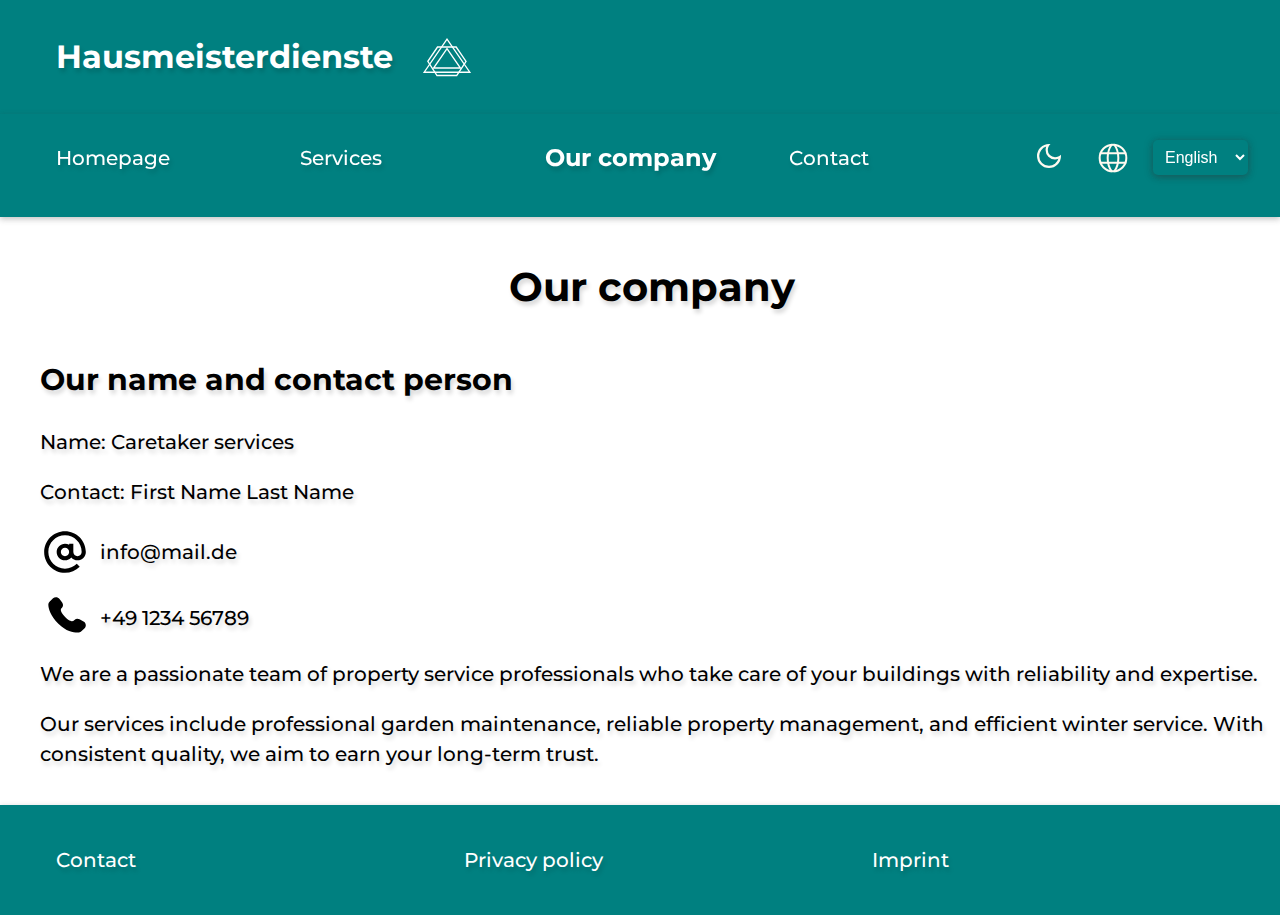
<file: firma_en.html>
<!DOCTYPE html>
<html lang="en" class="no-js">

<head>
    <!-- Meta-Informationen über die Webseite -->
    <meta charset="UTF-8">
    <meta name="viewport" content="width=device-width, initial-scale=1.0">

    <!-- Favicons für verschiedene Geräte und Browser -->
    <link rel="icon" type="image/png" href="favicon/favicon96x96.png" sizes="96x96" />
    <link rel="icon" type="image/svg+xml" href="favicon/favicon.svg" />
    <link rel="shortcut icon" href="favicon/favicon.ico" />
    <link rel="apple-touch-icon" sizes="180x180" href="favicon/apple-touch-icon.png" />
    <meta name="apple-mobile-web-app-title" content="Caretaker services" />
    <link rel="manifest" href="favicon/site.webmanifest" />

    <!-- Titel und Beschreibung der Webseite -->
    <title>Caretaker services</title>
    <meta name="description" content="Our caretaker services offer you comprehensive support for your properties, which includes 
    professional garden maintenance, reliable property management and effective winter service.">

    <!-- Einbindung der Schriftart Montserrat -->
    <link rel="preconnect" href="https://fonts.googleapis.com">
    <link rel="preconnect" href="https://fonts.gstatic.com" crossorigin>
    <link href="https://fonts.googleapis.com/css2?family=Montserrat:ital,wght@0,100..900;1,100..900&display=swap" rel="stylesheet">

    <!-- Verknüpfung mit dem Stylesheet und den JavaScript-Dateien -->
    <link href="css/style.css" rel="stylesheet">
    <script src="script/gallerie.js" defer></script>
    <script src="script/javascript.js" defer></script>
    <script src="script/dark.js" defer></script>

    <!-- Alternativ-Links für verschiedene Sprachversionen der Seite -->
    <link rel="alternate" href="https://iu-webprogrammierung.github.io/web-programmierung-Claudy-Web/firma.html" hreflang="de">
    <link rel="alternate" href="https://iu-webprogrammierung.github.io/web-programmierung-Claudy-Web/firma_en.html" hreflang="en">
</head>

<body class="site-body">
    <header class="site-header">
        <!-- Titel und Logo der Webseite -->
        <a href="index.html" class="titel"><h1>Hausmeisterdienste</h1></a>
    </header>
    <nav class="site-nav">
        <div class="inside">
            <!-- Navigationsmenü mit verschiedenen Links -->
            <button class="menubutton" onclick="this.classList.toggle('showmenu')">Menu</button>
            <ul>
                <li><a href="index_en.html">Homepage</a></li>
                <li><a href="leistungen_en.html">Services</a></li>
                <li><a href="firma_en.html" class="current">Our company</a></li>
                <li class="nav-kontakt"><a href="kontakt_en.html">Contact</a></li>
                <li class="nav-darkmode">
                    <!-- Button zum Umschalten des Dark Modes -->
                    <button class="toggle-button" onclick="toggleDarkMode()" aria-label="Dark Mode umschalten" 
                    title="Dark Mode umschalten">
                        <img id="darkModeIcon" src="pictures/moon.svg" alt="Toggle Dark Mode">
                    </button>
                </li>
                <li class="nav-language">
                    <!-- Sprachumschalter mit Dropdown-Menü -->
                    <form action="" method="get">
                        <div class="language-select-container">
                            <img src="pictures/Sprache.svg" alt="Language icon" class="language-icon" />
                            <select aria-label="Choose language" id="language-switcher" lang="en" onchange="switchLanguage()">
                                <option lang="de" value="firma.html">Deutsch</option>
                                <option lang="en" value="firma_en.html" selected>English</option>
                            </select>
                        </div>
                    </form>
                </li>
            </ul>
        </div>
    </nav>
    <main class="site-content">
        <div class="inside">
            <article>
                <h1>Our company</h1>
                <section>
                    <h2>Our name and contact person</h2>
                    <p>Name: Caretaker services</p>
                    <p>Contact: First Name Last Name</p>
                    <section class="site-firma-adresse">
                        <!-- Kontaktinformationen und Adresse -->
                        <div>
                            <span>
                                <a href="mailto:info@mail.de" class="firma-mail">info@mail.de</a>
                            </span>
                        </div>
                        <div>
                            <span>
                                <a href="tel:+49 1234 56789" class="firma-telefon">+49 1234 56789</a>
                            </span>
                        </div>
                    </section>
                </section>
                <section>
                    <p>We are a passionate team of property service professionals who take care of your buildings 
                        with reliability and expertise.</p>
                    <p>Our services include professional garden maintenance, reliable property management, and 
                        efficient winter service. With consistent quality, we aim to earn your long-term trust.</p>
                </section>
            </article>
        </div>
        <!-- Button zum Scrollen nach oben -->
        <button id="scrollTopButton" class="scroll-top-button" onclick="scrollToTop()">
            <img src="pictures/button-hoch.svg" class="icon" alt="Back to top">
        </button>
    </main>
    <footer class="site-footer">
        <div class="inside">
            <!-- Fußzeilennavigation mit Links zu Kontakt, Datenschutz und Impressum -->
            <nav class="footer-nav">
                <ul>
                    <li><a href="kontakt_en.html">Contact</a></li>
                    <li><a href="datenschutz_en.html">Privacy policy</a></li>
                    <li><a href="impressum_en.html">Imprint</a></li>
                </ul>
            </nav>
        </div>
    </footer>
</body>

</html>
</file>
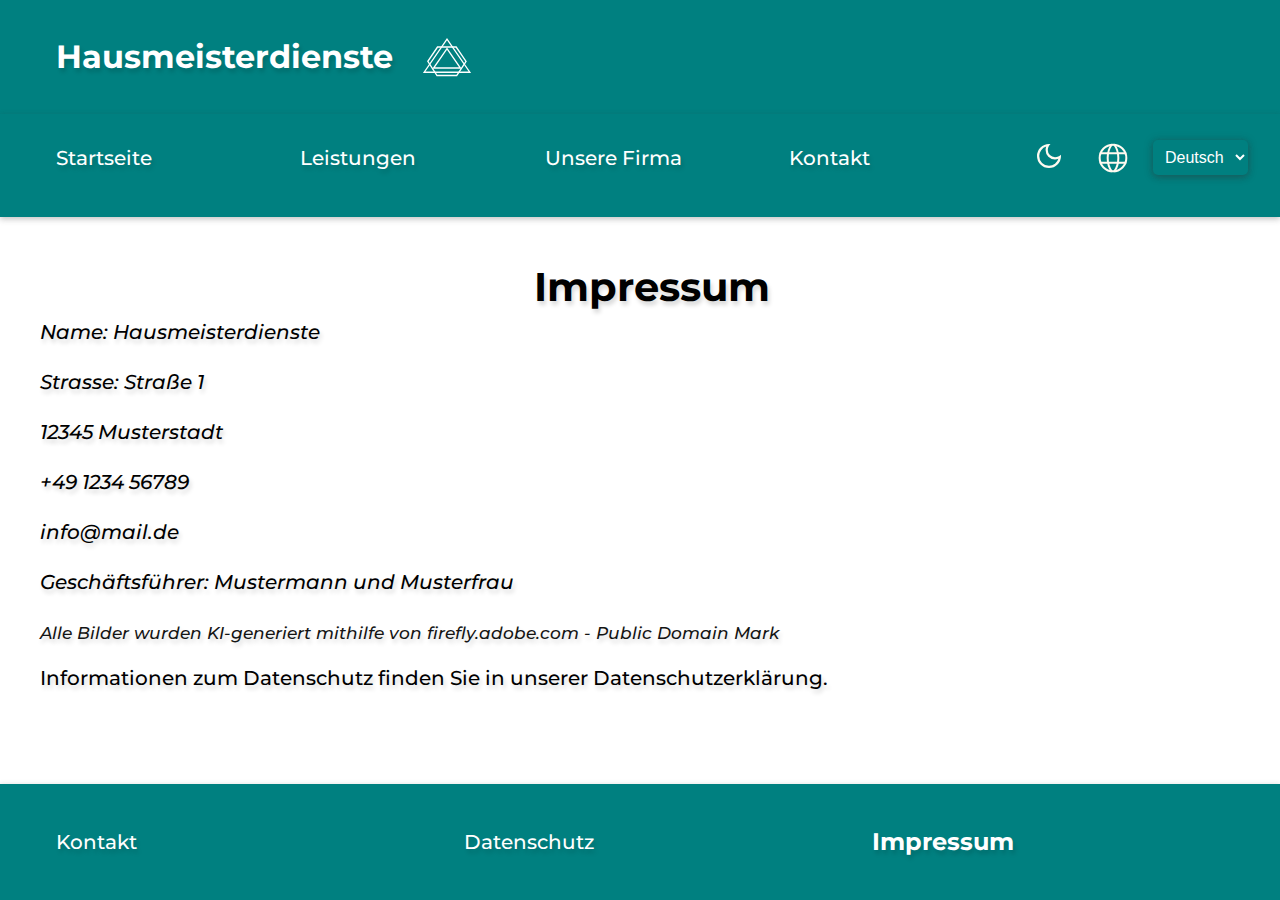
<file: impressum.html>
<!DOCTYPE html>
<html lang="de"  class="no-js">

<head>
    <!-- Meta-Informationen über die Webseite -->
    <meta charset="UTF-8">
    <meta name="viewport" content="width=device-width, initial-scale=1.0">

    <!-- Favicons für verschiedene Geräte und Browser -->
    <link rel="icon" type="image/png" href="favicon/favicon96x96.png" sizes="96x96" />
    <link rel="icon" type="image/svg+xml" href="favicon/favicon.svg" />
    <link rel="shortcut icon" href="favicon/favicon.ico" />
    <link rel="apple-touch-icon" sizes="180x180" href="favicon/apple-touch-icon.png" />
    <meta name="apple-mobile-web-app-title" content="Hausmeisterdienste" />
    <link rel="manifest" href="favicon/site.webmanifest" />

    <!-- Titel und Beschreibung der Webseite -->
    <title>Hausmeisterdienste</title>
    <meta name="description" content="Unsere Hausmeisterdienste bieten Ihnen eine umfassende Betreuung Ihrer 
    Immobilien, die eine professionelle Gartenpflege, eine zuverlässige Objektbetreuung und einen effektiven 
    Winterdienst umfasst.">

    <!-- Einbindung der Schriftart Montserrat -->
    <link rel="preconnect" href="https://fonts.googleapis.com">
    <link rel="preconnect" href="https://fonts.gstatic.com" crossorigin>
    <link href="https://fonts.googleapis.com/css2?family=Montserrat:ital,wght@0,100..900;1,100..900&display=swap" rel="stylesheet">

    <!-- Verknüpfung mit dem Stylesheet und den JavaScript-Dateien -->
    <link href="css/style.css" rel="stylesheet">
    <script src="script/gallerie.js" defer></script>
    <script src="script/javascript.js" defer></script>
    <script src="script/dark.js" defer></script>

    <!-- Alternativ-Links für verschiedene Sprachversionen der Seite -->
    <link rel="alternate" href="https://iu-webprogrammierung.github.io/web-programmierung-Claudy-Web/impressum.html" hreflang="de">
    <link rel="alternate" href="https://iu-webprogrammierung.github.io/web-programmierung-Claudy-Web/impressum_en.html" hreflang="en">
</head>

<body class="site-body">
    <header class="site-header">
        <!-- Titel und Logo der Webseite -->
        <a href="index.html" class="titel"><h1>Hausmeisterdienste</h1></a>
    </header>
    <nav class="site-nav">
        <div class="inside">
            <!-- Navigationsmenü mit verschiedenen Links -->
            <button class="menubutton" onclick="this.classList.toggle('showmenu')">Menü</button>
            <ul>
                <li><a href="index.html">Startseite</a></li>
                <li><a href="leistungen.html">Leistungen</a></li>
                <li><a href="firma.html">Unsere Firma</a></li>
                <li class="nav-kontakt"><a href="kontakt.html">Kontakt</a></li>
                <li class="nav-darkmode">
                    <!-- Button zum Umschalten des Dark Modes -->
                    <button class="toggle-button" onclick="toggleDarkMode()" aria-label="Dark Mode umschalten" 
                    title="Dark Mode umschalten">
                        <img id="darkModeIcon" src="pictures/moon.svg" alt="Toggle Dark Mode">
                    </button>
                </li>
                <li class="nav-language">
                    <!-- Sprachumschalter mit Dropdown-Menü -->
                    <form action="" method="get">
                        <div class="language-select-container">
                            <img src="pictures/Sprache.svg" alt="Sprache wählen" class="language-icon" />
                            <select aria-label="Sprache wählen" id="language-switcher" lang="en" onchange="switchLanguage()">
                                <option lang="de" value="impressum.html" selected>Deutsch</option>
                                <option lang="en" value="impressum_en.html">English</option>
                            </select>
                        </div>
                    </form>
                </li>
            </ul>
        </div>
    </nav>
    <main class="site-content">
        <div class="inside">
            <article>
                <h1>Impressum</h1>
                <address class="adresse">
                    <!-- Kontaktinformationen und Adresse -->
                    <p>Name: Hausmeisterdienste</p>
                    <p>Strasse: Straße 1</p>
                    <p>12345 Musterstadt</p>
                    <div>
                        <p>
                            <a href="tel:+49 1234 56789">+49 1234 56789</a>
                        </p>
                    </div>
                    <div>
                        <p>
                            <a href="mailto:info@mail.de">info@mail.de</a>
                        </p>
                    </div>
                    <p>Geschäftsführer: Mustermann und Musterfrau</p>
                    <u class="urheber">Alle Bilder wurden KI-generiert mithilfe von firefly.adobe.com - Public Domain Mark</u>
                </address>
            </article>
            <div class="verlinkung">
                <!-- Link zur Datenschutzerklärung -->
                <p>Informationen zum Datenschutz finden Sie in unserer <a href="datenschutz.html">Datenschutzerklärung</a>.</p>
            </div>
        </div>
        <!-- Button zum Scrollen nach oben -->
        <button id="scrollTopButton" class="scroll-top-button" onclick="scrollToTop()">
            <img src="pictures/button-hoch.svg" class="icon" alt="Nach oben">
        </button>
    </main>
    <footer class="site-footer">
        <div class="inside">
            <!-- Fußzeilennavigation mit Links zu Kontakt, Datenschutz und Impressum -->
            <nav class="footer-nav">
                <ul>
                    <li><a href="kontakt.html">Kontakt</a></li>
                    <li><a href="datenschutz.html">Datenschutz</a></li>
                    <li><a href="impressum.html" class="current">Impressum</a></li>
                </ul>
            </nav>
        </div>
    </footer>
</body>

</html>
</file>
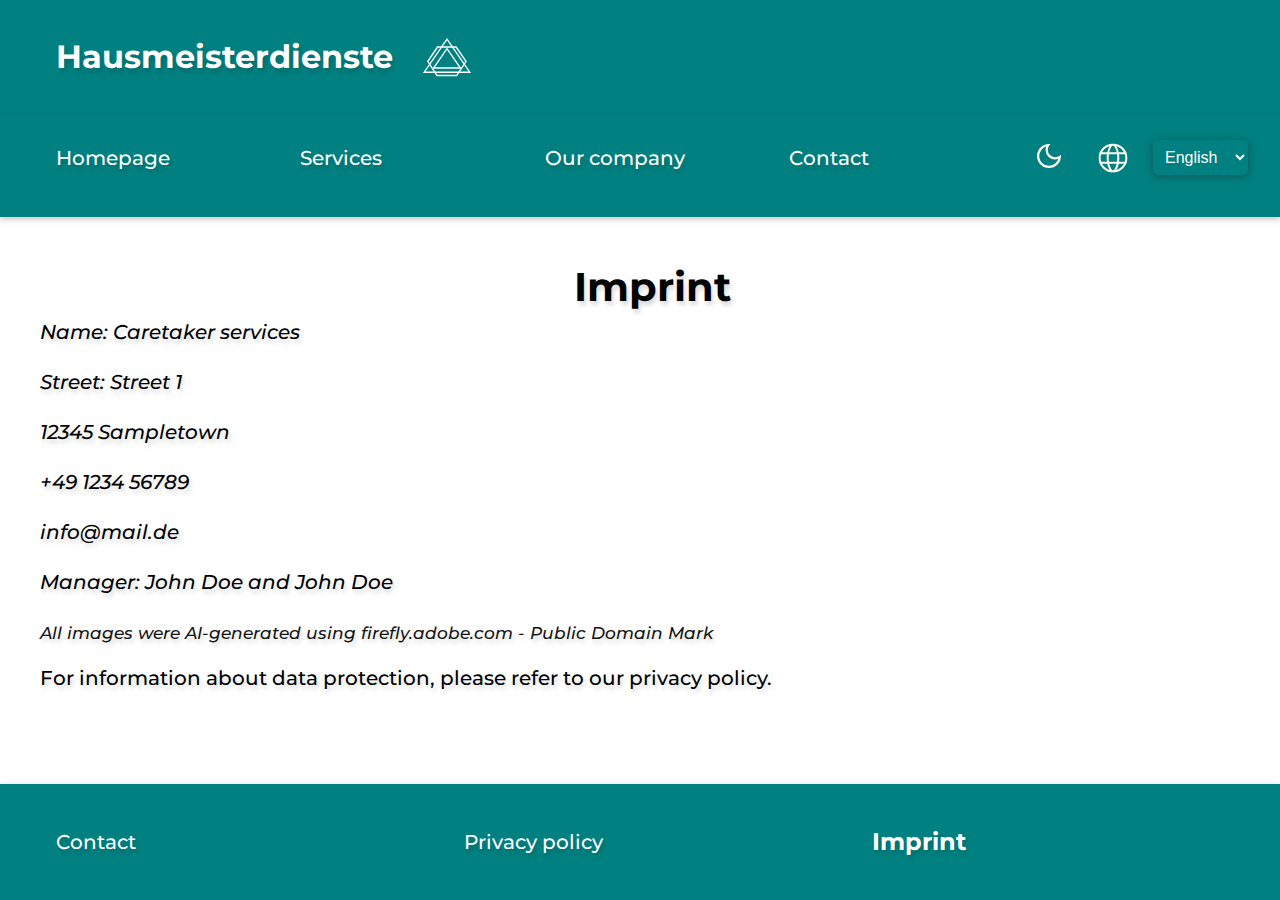
<file: impressum_en.html>
<!DOCTYPE html>
<html lang="en"  class="no-js">

<head>
    <!-- Meta-Informationen über die Webseite -->
    <meta charset="UTF-8">
    <meta name="viewport" content="width=device-width, initial-scale=1.0">

    <!-- Favicons für verschiedene Geräte und Browser -->
    <link rel="icon" type="image/png" href="favicon/favicon96x96.png" sizes="96x96" />
    <link rel="icon" type="image/svg+xml" href="favicon/favicon.svg" />
    <link rel="shortcut icon" href="favicon/favicon.ico" />
    <link rel="apple-touch-icon" sizes="180x180" href="favicon/apple-touch-icon.png" />
    <meta name="apple-mobile-web-app-title" content="Caretaker services" />
    <link rel="manifest" href="favicon/site.webmanifest" />

    <!-- Titel und Beschreibung der Webseite -->
    <title>Caretaker services</title>
    <meta name="description" content="Our caretaker services offer you comprehensive support for your properties, which includes 
    professional garden maintenance, reliable property management and effective winter service.">

    <!-- Einbindung der Schriftart Montserrat -->
    <link rel="preconnect" href="https://fonts.googleapis.com">
    <link rel="preconnect" href="https://fonts.gstatic.com" crossorigin>
    <link href="https://fonts.googleapis.com/css2?family=Montserrat:ital,wght@0,100..900;1,100..900&display=swap" rel="stylesheet">

    <!-- Verknüpfung mit dem Stylesheet und den JavaScript-Dateien -->
    <link href="css/style.css" rel="stylesheet">
    <script src="script/gallerie.js" defer></script>
    <script src="script/javascript.js" defer></script>
    <script src="script/dark.js" defer></script>

    <!-- Alternativ-Links für verschiedene Sprachversionen der Seite -->
    <link rel="alternate" href="https://iu-webprogrammierung.github.io/web-programmierung-Claudy-Web/impressum.html" hreflang="de">
    <link rel="alternate" href="https://iu-webprogrammierung.github.io/web-programmierung-Claudy-Web/impressum_en.html" hreflang="en">
</head>

<body class="site-body">
    <header class="site-header">
        <!-- Titel und Logo der Webseite -->
        <a href="index.html" class="titel"><h1>Hausmeisterdienste</h1></a>
    </header>
    <nav class="site-nav">
        <div class="inside">
            <!-- Navigationsmenü mit verschiedenen Links -->
            <button class="menubutton" onclick="this.classList.toggle('showmenu')">Menü</button>
            <ul>
                <li><a href="index_en.html">Homepage</a></li>
                <li><a href="leistungen_en.html">Services</a></li>
                <li><a href="firma_en.html">Our company</a></li>
                <li class="nav-kontakt"><a href="kontakt_en.html">Contact</a></li>
                <li class="nav-darkmode">
                    <!-- Button zum Umschalten des Dark Modes -->
                    <button class="toggle-button" onclick="toggleDarkMode()" aria-label="Dark Mode umschalten" 
                    title="Dark Mode umschalten">
                        <img id="darkModeIcon" src="pictures/moon.svg" alt="Toggle Dark Mode">
                    </button>
                </li>
                <li class="nav-language">
                    <!-- Sprachumschalter mit Dropdown-Menü -->
                    <form action="" method="get">
                        <div class="language-select-container">
                            <img src="pictures/Sprache.svg" alt="Language icon" class="language-icon" />
                            <select aria-label="Choose language" id="language-switcher" lang="en" onchange="switchLanguage()">
                                <option lang="de" value="impressum.html">Deutsch</option>
                                <option lang="en" value="impressum_en.html" selected>English</option>
                            </select>
                        </div>
                    </form>
                </li>
            </ul>
        </div>
    </nav>
    <main class="site-content">
        <div class="inside">
            <article>
                <h1>Imprint</h1>
                <address class="adresse">
                    <!-- Kontaktinformationen und Adresse -->
                    <p>Name: Caretaker services</p>
                    <p>Street: Street 1</p>
                    <p>12345 Sampletown</p>
                    <div>
                        <p>
                            <a href="tel:+49 1234 56789">+49 1234 56789</a>
                        </p>
                    </div>
                    <div>
                        <p>
                            <a href="mailto:info@mail.de">info@mail.de</a>
                        </p>
                    </div>
                    <p>Manager: John Doe and John Doe</p>
                    <u class="urheber">All images were AI-generated using firefly.adobe.com - Public Domain Mark</u>
                </address>
            </article>
            <div class="verlinkung">
                <!-- Link zur Datenschutzerklärung -->
                <p>For information about data protection, please refer to our <a href="datenschutz_en.html">privacy policy</a>.</p>
            </div>
        </div>
        <!-- Button zum Scrollen nach oben -->
        <button id="scrollTopButton" class="scroll-top-button" onclick="scrollToTop()">
            <img src="pictures/button-hoch.svg" class="icon" alt="Back to top">
        </button>
    </main>
    <footer class="site-footer">
        <div class="inside">
            <!-- Fußzeilennavigation mit Links zu Kontakt, Datenschutz und Impressum -->
            <nav class="footer-nav">
                <ul>
                    <li><a href="kontakt_en.html">Contact</a></li>
                    <li><a href="datenschutz_en.html">Privacy policy</a></li>
                    <li><a href="impressum_en.html" class="current">Imprint</a></li>
                </ul>
            </nav>
        </div>
    </footer>
</body>

</html>
</file>
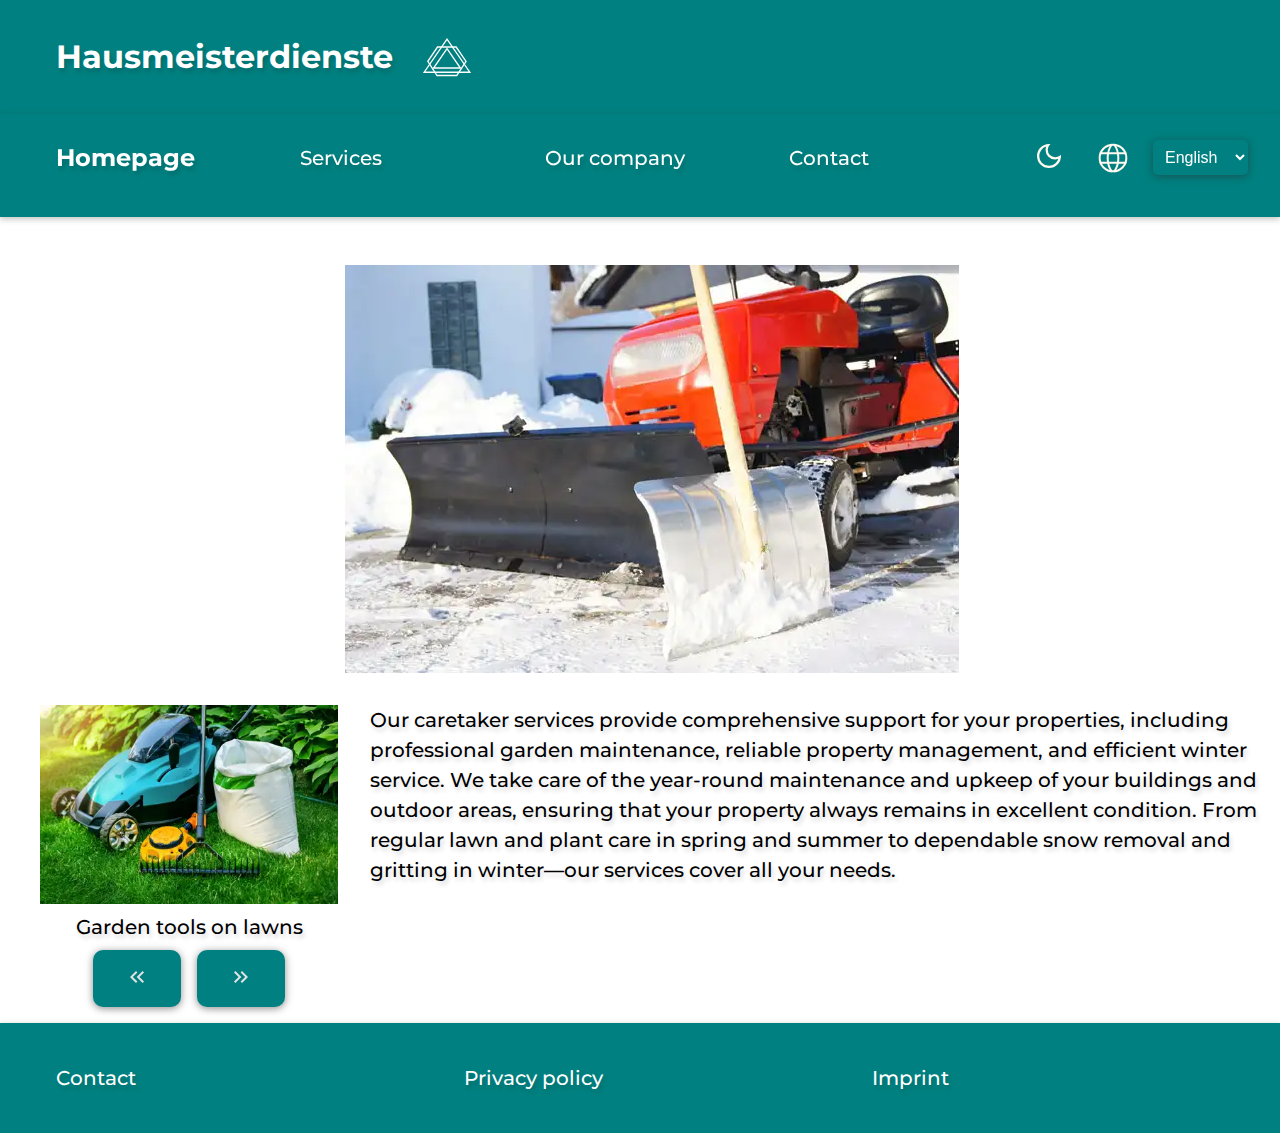
<file: index_en.html>
<!DOCTYPE html>
<html lang="en" class="no-js">

<head>
    <!-- Meta-Informationen über die Webseite -->
    <meta charset="UTF-8">
    <meta name="viewport" content="width=device-width, initial-scale=1.0">

    <!-- Favicons für verschiedene Geräte und Browser -->
    <link rel="icon" type="image/png" href="favicon/favicon96x96.png" sizes="96x96" />
    <link rel="icon" type="image/svg+xml" href="favicon/favicon.svg" />
    <link rel="shortcut icon" href="favicon/favicon.ico" />
    <link rel="apple-touch-icon" sizes="180x180" href="favicon/apple-touch-icon.png" />
    <meta name="apple-mobile-web-app-title" content="Caretaker services" />
    <link rel="manifest" href="favicon/site.webmanifest" />

    <!-- Titel und Beschreibung der Webseite -->
    <title>Caretaker services</title>
    <meta name="description" content="Our caretaker services offer you comprehensive support for your properties, which includes 
    professional garden maintenance, reliable property management and effective winter service.">

    <!-- Einbindung der Schriftart Montserrat -->
    <link rel="preconnect" href="https://fonts.googleapis.com">
    <link rel="preconnect" href="https://fonts.gstatic.com" crossorigin>
    <link href="https://fonts.googleapis.com/css2?family=Montserrat:ital,wght@0,100..900;1,100..900&display=swap" rel="stylesheet">

    <!-- Verknüpfung mit dem Stylesheet und den JavaScript-Dateien -->
    <link href="css/style.css" rel="stylesheet">
    <script src="script/gallerie.js" defer></script>
    <script src="script/javascript.js" defer></script>
    <script src="script/dark.js" defer></script>

    <!-- Alternativ-Links für verschiedene Sprachversionen der Seite -->
    <link rel="alternate" href="https://iu-webprogrammierung.github.io/web-programmierung-Claudy-Web/index.html" hreflang="de">
    <link rel="alternate" href="https://iu-webprogrammierung.github.io/web-programmierung-Claudy-Web/index_en.html" hreflang="en">
</head>

<body class="site-body">
    <header class="site-header">
        <!-- Titel und Logo der Webseite -->
        <a href="index.html" class="titel"><h1>Hausmeisterdienste</h1></a>
    </header>
    <nav class="site-nav">
        <div class="inside">
            <!-- Navigationsmenü mit verschiedenen Links -->
            <button class="menubutton" onclick="this.classList.toggle('showmenu')">Menu</button>
            <ul>
                <li><a href="index_en.html" class="current">Homepage</a></li>
                <li><a href="leistungen_en.html">Services</a></li>
                <li><a href="firma_en.html">Our company</a></li>
                <li class="nav-kontakt"><a href="kontakt_en.html">Contact</a></li>
                <li class="nav-darkmode">
                    <!-- Button zum Umschalten des Dark Modes -->
                    <button class="toggle-button" onclick="toggleDarkMode()" aria-label="Dark Mode umschalten" 
                    title="Dark Mode umschalten">
                        <img id="darkModeIcon" src="pictures/moon.svg" alt="Toggle Dark Mode">
                    </button>
                </li>
                <li class="nav-language">
                    <!-- Sprachumschalter mit Dropdown-Menü -->
                    <form action="" method="get">
                        <div class="language-select-container">
                            <img src="pictures/Sprache.svg" alt="Language icon" class="language-icon" />
                            <select aria-label="Choose language" id="language-switcher" lang="en" onchange="switchLanguage()">
                                <option lang="de" value="index.html">Deutsch</option>
                                <option lang="en" value="index_en.html" selected>English</option>
                            </select>
                        </div>
                    </form>
                </li>
            </ul>
        </div>
    </nav>
    <main class="site-content-start" id="content">
        <div class="inside">
            <!-- Startbild der Webseite -->
            <div class="startbild">
                <img src="pictures/WinterdienstSchneRaeumen614x408.webp"
                    alt="A sit-on lawn mower with a snow blade and a snow shovel in winter."
                    srcset="pictures/WinterdienstSchneRaeumen1228x816.webp 2x">
            </div>


            <article class="article">
                <!-- Bildergalerie mit verschiedenen Bildern und Beschreibungen -->
                <div id="start" class="gallerie">
                    <figure>
                        <img class="gallerie-bilder" src="pictures/Rasenpflege420x280.webp" alt="Garden tools on lawn."
                            srcset="pictures/Rasenpflege840x560.webp 2x"
                            data-caption="Garden tools on lawns">
                        <figcaption>Garden tools on lawns</figcaption>
                    </figure>
                    <figure>
                        <img class="gallerie-bilder" src="pictures/Objektbetreuung420x280.webp"
                            alt="Multi-storey apartments with garden area." srcset="pictures/Objektbetreuung840x560.webp 2x"
                            data-caption="Multi-storey apartments with garden area">
                        <figcaption>Multi-storey apartments with garden area</figcaption>
                    </figure>
                    <figure>
                        <img class="gallerie-bilder" src="pictures/WinterdienstTraktor420x280.webp"
                            alt="Tractor with snow plough in use for winter service."
                            srcset="pictures/WinterdienstTraktor840x560.webp 2x"
                            data-caption="Tractor with snow plough in use for winter service">
                        <figcaption>Tractor with snow plough in use for winter service</figcaption>
                    </figure>
                    <div class="gallerie-buttons">
                        <!-- Buttons zum Navigieren durch die Galerie -->
                        <button class="button-links" onclick="plusDivs(-1, 'start')">
                            <img src="pictures/button-links.svg" class="icon" alt="Double arrow to the left"></img>
                        </button>
                        <button class="button-rechts" onclick="plusDivs(1, 'start')">
                            <img src="pictures/button-rechts.svg" class="icon" alt="Double arrow to the right"></img>
                        </button>
                    </div>
                </div>
                <div class="text-content">
                    <!-- Beschreibung der angebotenen Dienstleistungen -->
                    <p>
                        Our caretaker services provide comprehensive support for your properties, including 
                        professional garden maintenance, reliable property management, and efficient winter 
                        service. We take care of the year-round maintenance and upkeep of your buildings and outdoor 
                        areas, ensuring that your property always remains in excellent condition. From regular 
                        lawn and plant care in spring and summer to dependable snow removal and gritting in 
                        winter—our services cover all your needs.
                    </p>
                </div>
                
            </article>
        </div>
        <!-- Button zum Scrollen nach oben -->
        <button id="scrollTopButton" class="scroll-top-button" onclick="scrollToTop()">
            <img src="pictures/button-hoch.svg" class="icon" alt="Back to top">
        </button>
    </main>
    <footer class="site-footer">
        <div class="inside">
            <!-- Fußzeilennavigation mit Links zu Kontakt, Datenschutz und Impressum -->
            <nav class="footer-nav">
                <ul>
                    <li><a href="kontakt_en.html">Contact</a></li>
                    <li><a href="datenschutz_en.html">Privacy policy</a></li>
                    <li><a href="impressum_en.html">Imprint</a></li>
                </ul>
            </nav>
        </div>
    </footer>
</body>

</html>
</file>
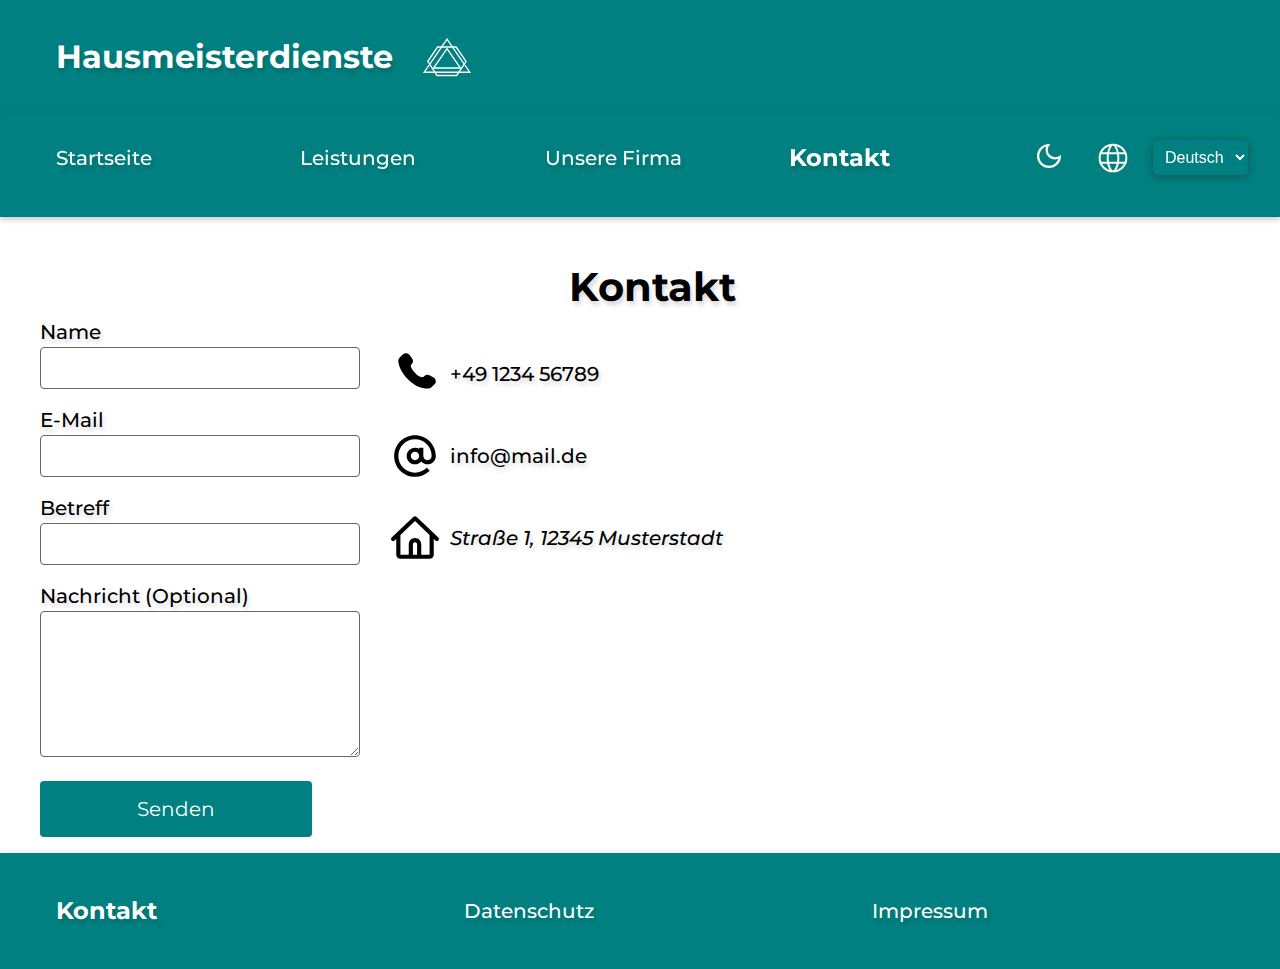
<file: kontakt.html>
<!DOCTYPE html>
<html lang="de" class="no-js">

<head>
    <!-- Meta-Informationen über die Webseite -->
    <meta charset="UTF-8">
    <meta name="viewport" content="width=device-width, initial-scale=1.0">

    <!-- Favicons für verschiedene Geräte und Browser -->
    <link rel="icon" type="image/png" href="favicon/favicon96x96.png" sizes="96x96" />
    <link rel="icon" type="image/svg+xml" href="favicon/favicon.svg" />
    <link rel="shortcut icon" href="favicon/favicon.ico" />
    <link rel="apple-touch-icon" sizes="180x180" href="favicon/apple-touch-icon.png" />
    <meta name="apple-mobile-web-app-title" content="Hausmeisterdienste" />
    <link rel="manifest" href="favicon/site.webmanifest" />

    <!-- Titel und Beschreibung der Webseite -->
    <title>Hausmeisterdienste</title>
    <meta name="description" content="Unsere Hausmeisterdienste bieten Ihnen eine umfassende Betreuung Ihrer 
        Immobilien, die eine professionelle Gartenpflege, eine zuverlässige Objektbetreuung und einen effektiven 
        Winterdienst umfasst.">

    <!-- Einbindung der Schriftart Montserrat -->
    <link rel="preconnect" href="https://fonts.googleapis.com">
    <link rel="preconnect" href="https://fonts.gstatic.com" crossorigin>
    <link href="https://fonts.googleapis.com/css2?family=Montserrat:ital,wght@0,100..900;1,100..900&display=swap" rel="stylesheet">

    <!-- Verknüpfung mit dem Stylesheet und den JavaScript-Dateien -->
    <link href="css/style.css" rel="stylesheet">
    <script src="script/gallerie.js" defer></script>
    <script src="script/javascript.js" defer></script>
    <script src="script/dark.js" defer></script>

    <!-- Alternativ-Links für verschiedene Sprachversionen der Seite -->
    <link rel="alternate" href="https://iu-webprogrammierung.github.io/web-programmierung-Claudy-Web/kontakt.html" hreflang="de">
    <link rel="alternate" href="https://iu-webprogrammierung.github.io/web-programmierung-Claudy-Web/kontakt_en.html" hreflang="en">
</head>

<body class="site-body">
    <header class="site-header">
        <!-- Titel und Logo der Webseite -->
        <a href="index.html" class="titel"><h1>Hausmeisterdienste</h1></a>
    </header>
    <nav class="site-nav">
        <div class="inside">
            <!-- Navigationsmenü mit verschiedenen Links -->
            <button class="menubutton" onclick="this.classList.toggle('showmenu')">Menü</button>
            <ul>
                <li><a href="index.html">Startseite</a></li>
                <li><a href="leistungen.html">Leistungen</a></li>
                <li><a href="firma.html">Unsere Firma</a></li>
                <li class="nav-kontakt"><a href="kontakt.html" class="current">Kontakt</a></li>
                <li class="nav-darkmode">
                    <!-- Button zum Umschalten des Dark Modes -->
                    <button class="toggle-button" onclick="toggleDarkMode()" aria-label="Dark Mode umschalten" 
                    title="Dark Mode umschalten">
                        <img id="darkModeIcon" src="pictures/moon.svg" alt="Toggle Dark Mode">
                    </button>
                </li>
                <li class="nav-language">
                    <!-- Sprachumschalter mit Dropdown-Menü -->
                    <form action="" method="get">
                        <div class="language-select-container">
                            <img src="pictures/Sprache.svg" alt="Sprache wählen" class="language-icon" />
                            <select aria-label="Sprache wählen" id="language-switcher" lang="en" onchange="switchLanguage()">
                                <option lang="de" value="kontakt.html" selected>Deutsch</option>
                                <option lang="en" value="kontakt_en.html">English</option>
                            </select>
                        </div>
                    </form>
                </li>
            </ul>
        </div>
    </nav>
    <main>
        <div class="inside">
            <h1>Kontakt</h1>
            <article class="site-kontakt-content">
                <section class="site-kontakt">
                    <!-- Kontaktformular für Benutzer -->
                    <form action="" method="post">
                        <div>
                            <label for="name">Name</label>
                            <input type="text" id="name" name="name" required>
                        </div>
                        <div>
                            <label for="email">E-Mail</label>
                            <input type="email" id="email" name="email" required>
                        </div>
                        <div>
                            <label for="betreff">Betreff</label>
                            <input type="text" id="betreff" name="betreff" required>
                        </div>
                        <div>
                            <label for="nachricht">Nachricht (Optional)</label>
                            <textarea name="nachricht" id="nachricht" cols="20" rows="5"></textarea>
                        </div>
                        <button type="submit" value="nummer1">Senden</button>
                    </form>
                </section>
                <section class="site-kontakt-adresse">
                    <!-- Kontaktinformationen und Adresse -->
                    <div>
                        <span>
                            <a href="tel:+49 1234 56789" class="kontakt-telefon">+49 1234 56789</a>
                        </span>
                    </div>
                    <div>
                        <span>
                            <a href="mailto:info@mail.de" class="kontakt-mail">info@mail.de</a>
                        </span>
                    </div>
                    <address>
                        <span class="kontakt-haus">
                            Straße 1, 12345 Musterstadt
                        </span>
                    </address>
                </section>
            </article>
        </div>
        <!-- Button zum Scrollen nach oben -->
        <button id="scrollTopButton" class="scroll-top-button" onclick="scrollToTop()">
            <img src="pictures/button-hoch.svg" class="icon" alt="Nach oben">
        </button>
    </main>
    <footer class="site-footer">
        <div class="inside">
            <!-- Fußzeilennavigation mit Links zu Kontakt, Datenschutz und Impressum -->
            <nav class="footer-nav">
                <ul>
                    <li><a href="kontakt.html" class="current">Kontakt</a></li>
                    <li><a href="datenschutz.html">Datenschutz</a></li>
                    <li><a href="impressum.html">Impressum</a></li>
                </ul>
            </nav>
        </div>
    </footer>
</body>

</html>
</file>
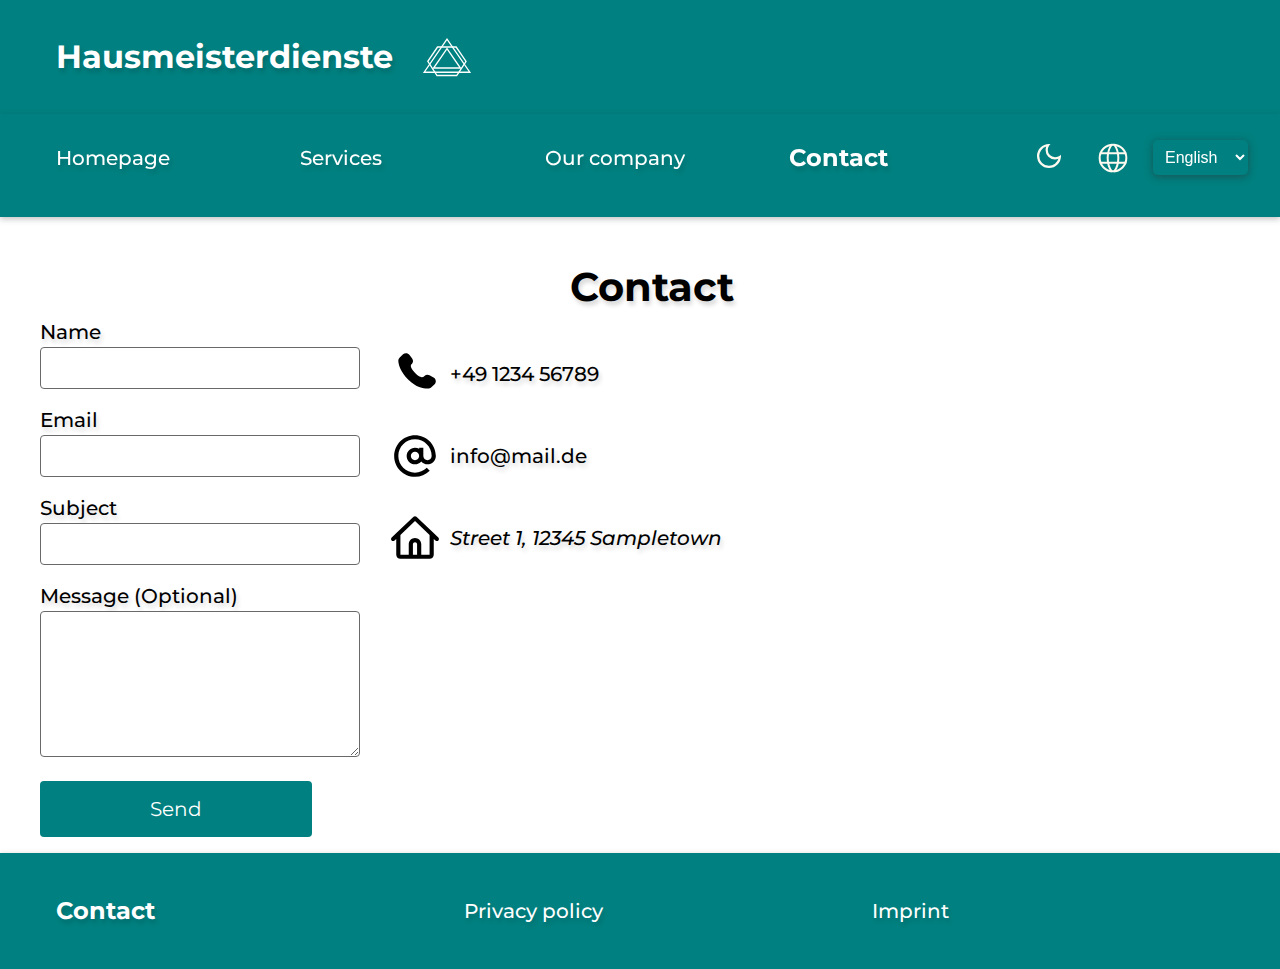
<file: kontakt_en.html>
<!DOCTYPE html>
<html lang="en" class="no-js">

<head>
    <!-- Meta-Informationen über die Webseite -->
    <meta charset="UTF-8">
    <meta name="viewport" content="width=device-width, initial-scale=1.0">

    <!-- Favicons für verschiedene Geräte und Browser -->
    <link rel="icon" type="image/png" href="favicon/favicon96x96.png" sizes="96x96" />
    <link rel="icon" type="image/svg+xml" href="favicon/favicon.svg" />
    <link rel="shortcut icon" href="favicon/favicon.ico" />
    <link rel="apple-touch-icon" sizes="180x180" href="favicon/apple-touch-icon.png" />
    <meta name="apple-mobile-web-app-title" content="Caretaker services" />
    <link rel="manifest" href="favicon/site.webmanifest" />

    <!-- Titel und Beschreibung der Webseite -->
    <title>Caretaker services</title>
    <meta name="description" content="Our caretaker services offer you comprehensive support for your properties, which includes 
    professional garden maintenance, reliable property management and effective winter service.">

    <!-- Einbindung der Schriftart Montserrat -->
    <link rel="preconnect" href="https://fonts.googleapis.com">
    <link rel="preconnect" href="https://fonts.gstatic.com" crossorigin>
    <link href="https://fonts.googleapis.com/css2?family=Montserrat:ital,wght@0,100..900;1,100..900&display=swap" rel="stylesheet">

    <!-- Verknüpfung mit dem Stylesheet und den JavaScript-Dateien -->
    <link href="css/style.css" rel="stylesheet">
    <script src="script/gallerie.js" defer></script>
    <script src="script/javascript.js" defer></script>
    <script src="script/dark.js" defer></script>

    <!-- Alternativ-Links für verschiedene Sprachversionen der Seite -->
    <link rel="alternate" href="https://iu-webprogrammierung.github.io/web-programmierung-Claudy-Web/kontakt.html" hreflang="de">
    <link rel="alternate" href="https://iu-webprogrammierung.github.io/web-programmierung-Claudy-Web/kontakt_en.html" hreflang="en">
</head>

<body class="site-body">
    <header class="site-header">
        <!-- Titel und Logo der Webseite -->
        <a href="index.html" class="titel"><h1>Hausmeisterdienste</h1></a>
    </header>
    <nav class="site-nav">
        <div class="inside">
            <!-- Navigationsmenü mit verschiedenen Links -->
            <button class="menubutton" onclick="this.classList.toggle('showmenu')">Menu</button>
            <ul>
                <li><a href="index_en.html">Homepage</a></li>
                <li><a href="leistungen_en.html">Services</a></li>
                <li><a href="firma_en.html">Our company</a></li>
                <li class="nav-kontakt"><a href="kontakt_en.html" class="current">Contact</a></li>
                <li class="nav-darkmode">
                    <!-- Button zum Umschalten des Dark Modes -->
                    <button class="toggle-button" onclick="toggleDarkMode()" aria-label="Dark Mode umschalten" 
                    title="Dark Mode umschalten">
                        <img id="darkModeIcon" src="pictures/moon.svg" alt="Toggle Dark Mode">
                    </button>
                </li>
                <li class="nav-language">
                    <!-- Sprachumschalter mit Dropdown-Menü -->
                    <form action="" method="get">
                        <div class="language-select-container">
                            <img src="pictures/Sprache.svg" alt="Language icon" class="language-icon" />
                            <select aria-label="Choose language" id="language-switcher" lang="en" onchange="switchLanguage()">
                                <option lang="de" value="kontakt.html">Deutsch</option>
                                <option lang="en" value="kontakt_en.html" selected>English</option>
                            </select>
                        </div>
                    </form>
                </li>
            </ul>
        </div>
    </nav>
    <main>
        <div class="inside">
            <h1>Contact</h1>
            <article class="site-kontakt-content">
                <section class="site-kontakt">
                    <!-- Kontaktformular für Benutzer -->
                    <form action="" method="post">
                        <div>
                            <label for="name">Name</label>
                            <input type="text" id="name" name="name" required oninvalid="this.setCustomValidity('Please fill in this field.')" oninput="this.setCustomValidity('')">
                        </div>
                        <div>
                            <label for="email">Email</label>
                            <input type="email" id="email" name="email" required oninvalid="this.setCustomValidity('Please enter an email address.')" oninput="this.setCustomValidity('')">
                        </div>
                        <div>
                            <label for="betreff">Subject</label>
                            <input type="text" id="betreff" name="betreff" required oninvalid="this.setCustomValidity('Please fill in this field.')" oninput="this.setCustomValidity('')">
                        </div>
                        <div>
                            <label for="nachricht">Message (Optional)</label>
                            <textarea name="nachricht" id="nachricht" cols="20" rows="5"></textarea>
                        </div>
                        <button type="submit" value="nummer1">Send</button>
                    </form>
                </section>
                <section class="site-kontakt-adresse">
                    <!-- Kontaktinformationen und Adresse -->
                    <div>
                        <span>
                            <a href="tel:+49 1234 56789" class="kontakt-telefon">+49 1234 56789</a>
                        </span>
                    </div>
                    <div>
                        <span>
                            <a href="mailto:info@mail.de" class="kontakt-mail">info@mail.de</a>
                        </span>
                    </div>
                    <address>
                        <span class="kontakt-haus">
                            Street 1, 12345 Sampletown
                        </span>
                    </address>
                </section>
            </article>
        </div>
        <!-- Button zum Scrollen nach oben -->
        <button id="scrollTopButton" class="scroll-top-button" onclick="scrollToTop()">
            <img src="pictures/button-hoch.svg" class="icon" alt="Back to top">
        </button>
    </main>
    <footer class="site-footer">
        <div class="inside">
            <!-- Fußzeilennavigation mit Links zu Kontakt, Datenschutz und Impressum -->
            <nav class="footer-nav">
                <ul>
                    <li><a href="kontakt_en.html" class="current">Contact</a></li>
                    <li><a href="datenschutz_en.html">Privacy policy</a></li>
                    <li><a href="impressum_en.html">Imprint</a></li>
                </ul>
            </nav>
        </div>
    </footer>
</body>

</html>
</file>
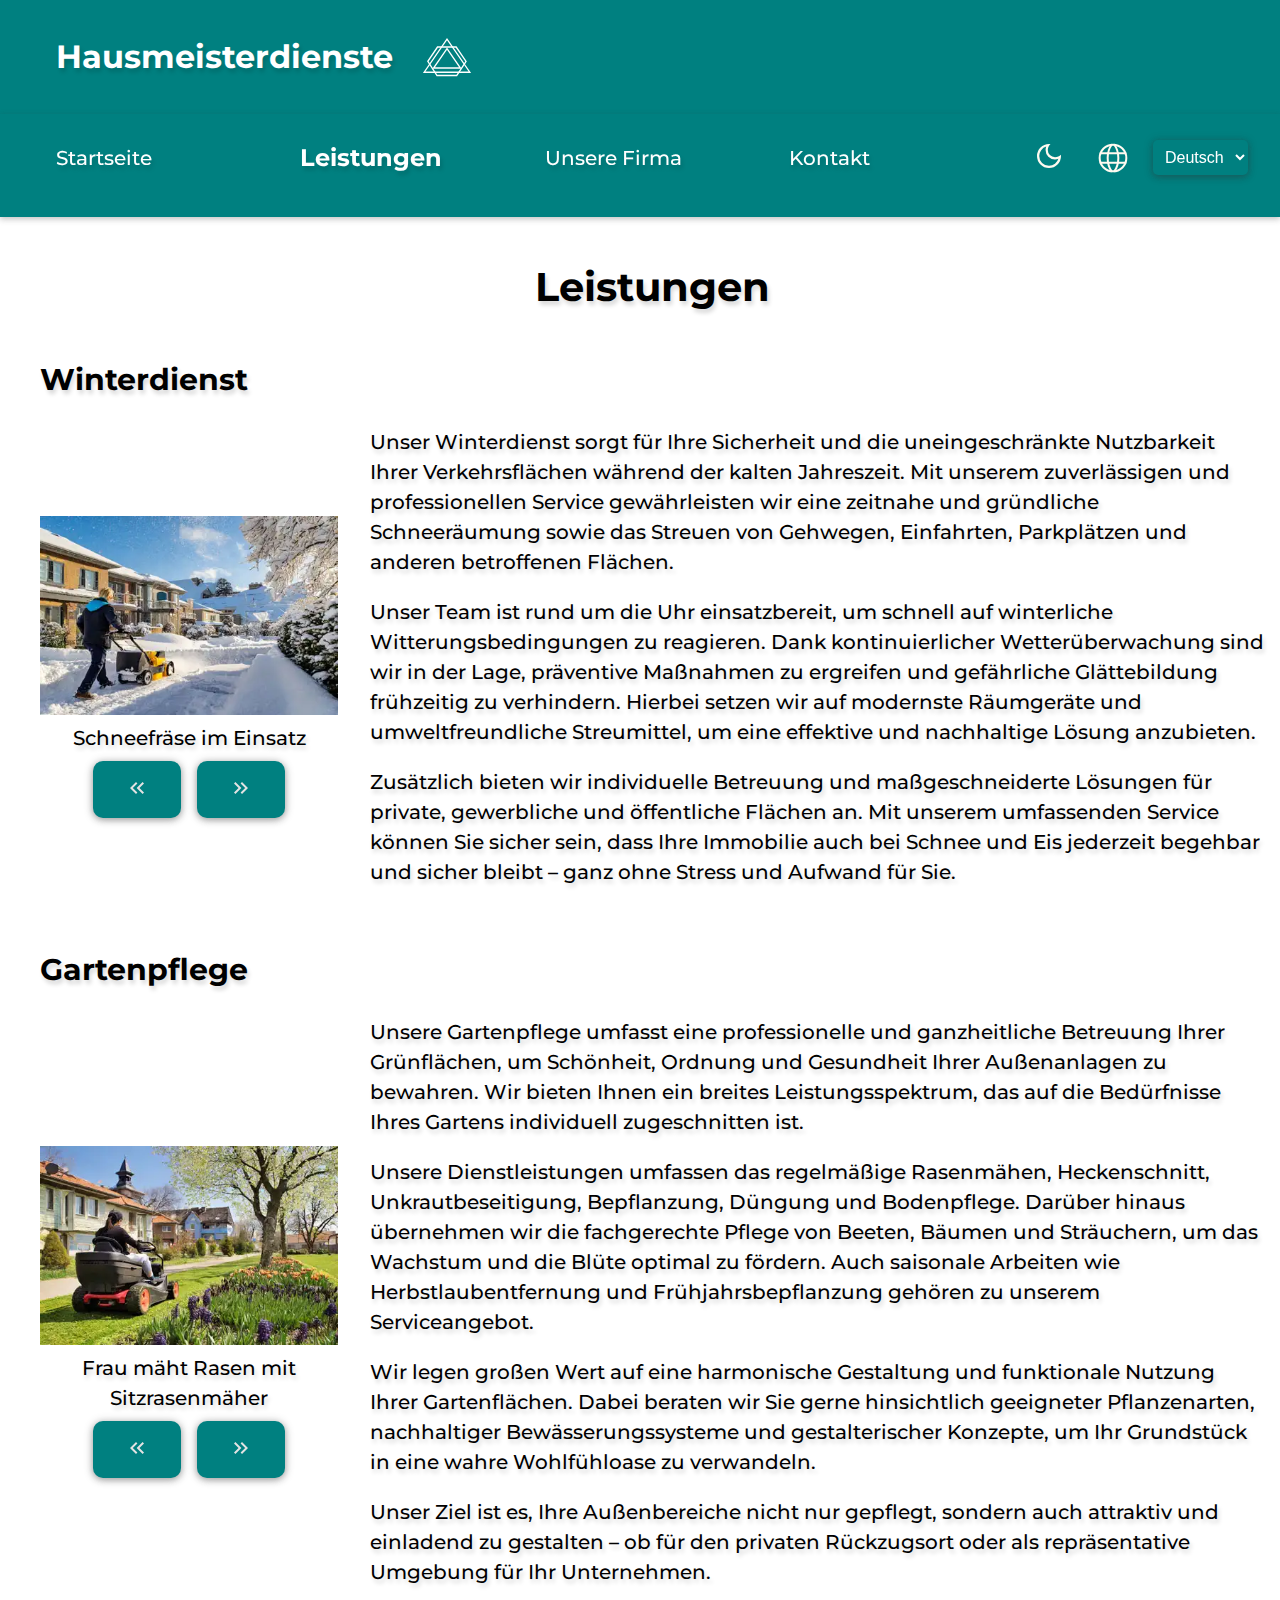
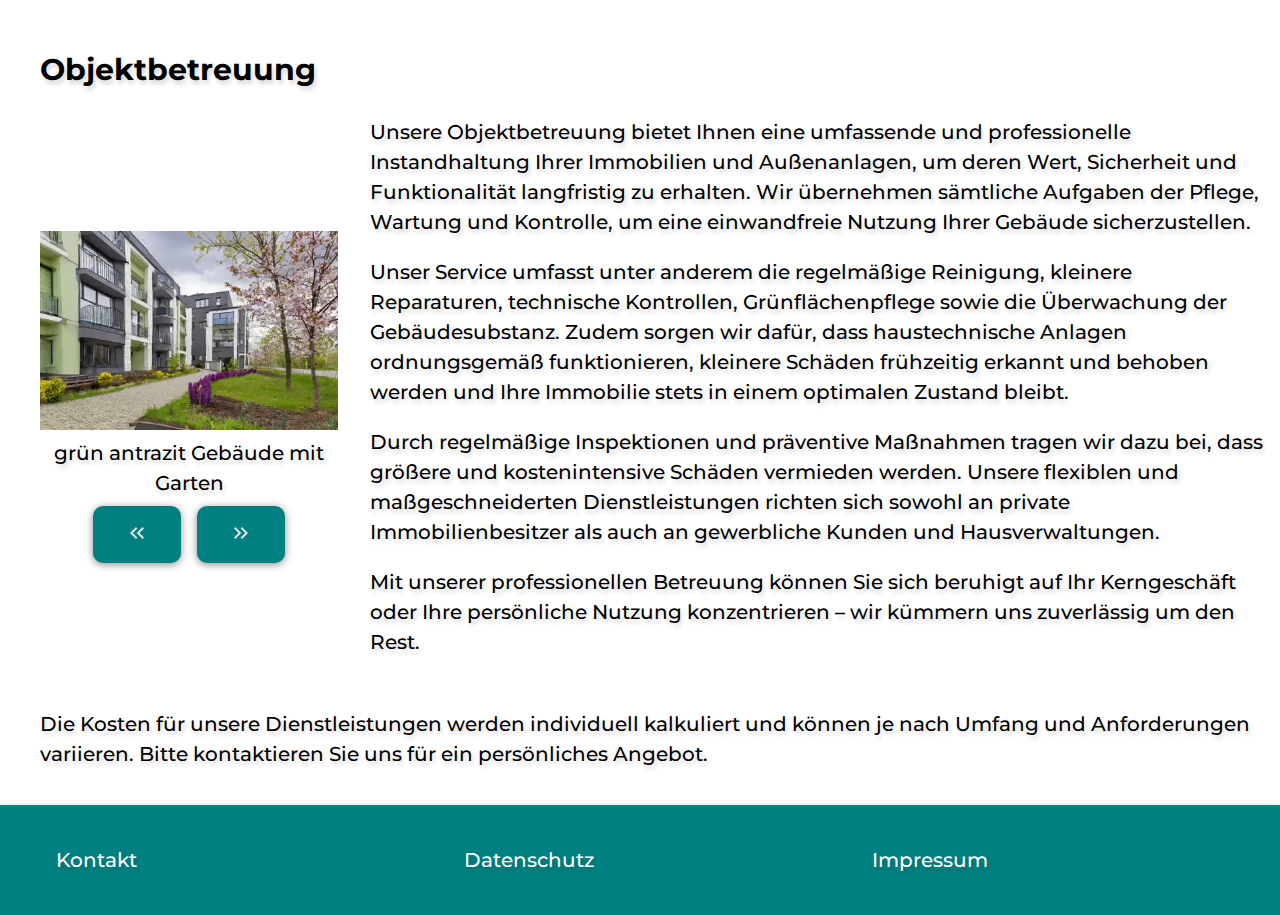
<file: leistungen.html>
<!DOCTYPE html>
<html lang="de" class="no-js">

<head>
    <!-- Meta-Informationen über die Webseite -->
    <meta charset="UTF-8">
    <meta name="viewport" content="width=device-width, initial-scale=1.0">

    <!-- Favicons für verschiedene Geräte und Browser -->
    <link rel="icon" type="image/png" href="favicon/favicon96x96.png" sizes="96x96" />
    <link rel="icon" type="image/svg+xml" href="favicon/favicon.svg" />
    <link rel="shortcut icon" href="favicon/favicon.ico" />
    <link rel="apple-touch-icon" sizes="180x180" href="favicon/apple-touch-icon.png" />
    <meta name="apple-mobile-web-app-title" content="Hausmeisterdienste" />
    <link rel="manifest" href="favicon/site.webmanifest" />

    <!-- Titel und Beschreibung der Webseite -->
    <title>Hausmeisterdienste</title>
    <meta name="description" content="Unsere Hausmeisterdienste bieten Ihnen eine umfassende Betreuung Ihrer 
    Immobilien, die eine professionelle Gartenpflege, eine zuverlässige Objektbetreuung und einen effektiven 
    Winterdienst umfasst.">

    <!-- Einbindung der Schriftart Montserrat -->
    <link rel="preconnect" href="https://fonts.googleapis.com">
    <link rel="preconnect" href="https://fonts.gstatic.com" crossorigin>
    <link href="https://fonts.googleapis.com/css2?family=Montserrat:ital,wght@0,100..900;1,100..900&display=swap"
        rel="stylesheet">

    <!-- Verknüpfung mit dem Stylesheet und den JavaScript-Dateien -->
    <link href="css/style.css" rel="stylesheet">
    <script src="script/gallerie.js" defer></script>
    <script src="script/javascript.js" defer></script>
    <script src="script/dark.js" defer></script>

    <!-- Alternativ-Links für verschiedene Sprachversionen der Seite -->
    <link rel="alternate" href="https://iu-webprogrammierung.github.io/web-programmierung-Claudy-Web/leistungen.html" hreflang="de">
    <link rel="alternate" href="https://iu-webprogrammierung.github.io/web-programmierung-Claudy-Web/leistungen_en.html" hreflang="en">
</head>

<body class="site-body">
    <header class="site-header">
        <!-- Titel und Logo der Webseite -->
        <a href="index.html" class="titel"><h1>Hausmeisterdienste</h1></a>
    </header>
    <nav class="site-nav">
        <div class="inside">
            <!-- Navigationsmenü mit verschiedenen Links -->
            <button class="menubutton" onclick="this.classList.toggle('showmenu')">Menü</button>
            <ul>
                <li><a href="index.html">Startseite</a></li>
                <li><a href="leistungen.html" class="current">Leistungen</a></li>
                <li><a href="firma.html">Unsere Firma</a></li>
                <li class="nav-kontakt"><a href="kontakt.html">Kontakt</a></li>
                <li class="nav-darkmode">
                    <!-- Button zum Umschalten des Dark Modes -->
                    <button class="toggle-button" onclick="toggleDarkMode()" aria-label="Dark Mode umschalten" 
                    title="Dark Mode umschalten">
                        <img id="darkModeIcon" src="pictures/moon.svg" alt="Toggle Dark Mode">
                    </button>
                </li>
                <li class="nav-language">
                    <!-- Sprachumschalter mit Dropdown-Menü -->
                    <form action="" method="get">
                        <div class="language-select-container">
                            <img src="pictures/Sprache.svg" alt="Sprache wählen" class="language-icon" />
                            <select aria-label="Sprache wählen" id="language-switcher" lang="en" onchange="switchLanguage()">
                                <option lang="de" value="leistungen.html" selected>Deutsch</option>
                                <option lang="en" value="leistungen_en.html">English</option>
                            </select>
                        </div>
                    </form>
                </li>
            </ul>
        </div>
    </nav>
    <main class="site-content" id="content">
        <div class="inside">
            <h1>Leistungen</h1>
            <h2>Winterdienst</h2>
            <article class="article">
                <div  id="winter" class="gallerie">
                    <!-- Galerie mit Bildern zum Winterdienst -->
                    <figure>
                        <img class="gallerie-bilder-winter" src="pictures/Schneefräse420x280.webp" alt="Schneefräse im Einsatz"
                            srcset="pictures/Schneefräse840x560.webp 2x" data-caption="Schneefräse im Einsatz">
                            <figcaption>Schneefräse im Einsatz</figcaption>
                    </figure>
                    <figure>
                        <img class="gallerie-bilder-winter" src="pictures/Schnee-schaufeln420x280.webp" alt="Person schaufelt Schnee"
                            srcset="pictures/Schnee-schaufeln840x560.webp 2x" data-caption="Person schaufelt Schnee">
                        <figcaption>Person schaufelt Schnee</figcaption>
                    </figure>
                    <figure>
                        <img class="gallerie-bilder-winter" src="pictures/Schneeschippe420x280.webp" alt="Schneeschippe im Vordergrund,
                            Hintergrund verschwommene Berge" srcset="pictures/Schneeschippe840x560.webp 2x"
                            data-caption="Schneeschippe im Vordergrund, Hintergrund verschwommene Berge">
                            <figcaption>Schneeschippe im Vordergrund, Hintergrund verschwommene Berge</figcaption>
                    </figure>
                    <div class="gallerie-buttons">
                        <!-- Buttons zum Navigieren durch die Galerie -->
                        <button class="button-links" onclick="plusDivs(-1, 'winter')">
                            <img src="pictures/button-links.svg" class="icon" alt="Doppelpfeil nach links"></img>
                        </button>
                        <button class="button-rechts" onclick="plusDivs(1, 'winter')">
                            <img src="pictures/button-rechts.svg" class="icon" alt="Doppelpfeil nach rechts"></img>
                        </button>
                    </div>
                </div>
                <div class="text-content">
                    <!-- Beschreibung des Winterdienstes -->
                    <p>
                        Unser Winterdienst sorgt für Ihre Sicherheit und die uneingeschränkte Nutzbarkeit Ihrer
                        Verkehrsflächen während der kalten Jahreszeit. Mit unserem zuverlässigen und professionellen Service
                        gewährleisten wir eine zeitnahe und gründliche Schneeräumung sowie das Streuen von Gehwegen,
                        Einfahrten, Parkplätzen und anderen betroffenen Flächen.
                    </p>
                    <p>
                        Unser Team ist rund um die Uhr einsatzbereit, um schnell auf winterliche Witterungsbedingungen zu
                        reagieren. Dank kontinuierlicher Wetterüberwachung sind wir in der Lage, präventive Maßnahmen zu
                        ergreifen und gefährliche Glättebildung frühzeitig zu verhindern. Hierbei setzen wir auf modernste
                        Räumgeräte und umweltfreundliche Streumittel, um eine effektive und nachhaltige Lösung anzubieten.
                    </p>
                    <p>
                        Zusätzlich bieten wir individuelle Betreuung und maßgeschneiderte Lösungen für private, gewerbliche
                        und öffentliche Flächen an. Mit unserem umfassenden Service können Sie sicher sein, dass Ihre
                        Immobilie auch bei Schnee und Eis jederzeit begehbar und sicher bleibt – ganz ohne Stress und
                        Aufwand für Sie.
                    </p>
                </div>
            </article>
            <h2>Gartenpflege</h2>
            <article class="article">
                <div id="garten" class="gallerie">
                    <!-- Galerie mit Bildern zur Gartenpflege -->
                    <figure>
                        <img class="gallerie-bilder-garten" src="pictures/Rasen-mähen420x280.webp"
                            alt="Frau mäht Rasen mit Sitzrasenmäher" srcset="pictures/Rasen-mähen840x560.webp 2x"
                            data-caption="Frau mäht Rasen mit Sitzrasenmäher"></img>
                        <figcaption>Frau mäht Rasen mit Sitzrasenmäher</figcaption>
                    </figure>
                    <figure>
                        <img class="gallerie-bilder-garten" src="pictures/Rasenmäher420x280.webp" alt="Rasenmäher auf Rasen"
                            srcset="pictures/Rasenmäher840x560.webp 2x" data-caption="Rasenmäher auf Rasen"></img>
                            <figcaption>Rasenmäher auf Rasen</figcaption>
                    </figure>
                    <figure>
                        <img class="gallerie-bilder-garten" src="pictures/Rasenmäher-vorne420x280.webp"
                            alt="Vorderansicht eines Rasenmähers" srcset="pictures/Rasenmäher-vorne840x560.webp 2x"
                            data-caption="Vorderansicht eines Rasenmähers"></img>
                            <figcaption>Vorderansicht eines Rasenmähers</figcaption>
                    </figure>
                    <div class="gallerie-buttons">
                        <!-- Buttons zum Navigieren durch die Galerie -->
                        <button class="button-links" onclick="plusDivs(-1, 'garten')">
                            <img src="pictures/button-links.svg" class="icon" alt="Doppelpfeil nach links"></img>
                        </button>
                        <button class="button-rechts" onclick="plusDivs(1, 'garten')">
                            <img src="pictures/button-rechts.svg" class="icon" alt="Doppelpfeil nach rechts"></img>
                        </button>
                    </div>
                </div>
                <div class="text-content">
                    <!-- Beschreibung der Gartenpflege -->
                    <p>
                        Unsere Gartenpflege umfasst eine professionelle und ganzheitliche Betreuung Ihrer Grünflächen, um
                        Schönheit, Ordnung und Gesundheit Ihrer Außenanlagen zu bewahren. Wir bieten Ihnen ein breites
                        Leistungsspektrum, das auf die Bedürfnisse Ihres Gartens individuell zugeschnitten ist.
                    </p>
                    <p>
                        Unsere Dienstleistungen umfassen das regelmäßige Rasenmähen, Heckenschnitt, Unkrautbeseitigung,
                        Bepflanzung, Düngung und Bodenpflege. Darüber hinaus übernehmen wir die fachgerechte Pflege von
                        Beeten, Bäumen und Sträuchern, um das Wachstum und die Blüte optimal zu fördern. Auch saisonale
                        Arbeiten wie Herbstlaubentfernung und Frühjahrsbepflanzung gehören zu unserem Serviceangebot.
                    </p>
                    <p>
                        Wir legen großen Wert auf eine harmonische Gestaltung und funktionale Nutzung Ihrer Gartenflächen.
                        Dabei beraten wir Sie gerne hinsichtlich geeigneter Pflanzenarten, nachhaltiger Bewässerungssysteme
                        und gestalterischer Konzepte, um Ihr Grundstück in eine wahre Wohlfühloase zu verwandeln.
                    </p>
                    <p>
                        Unser Ziel ist es, Ihre Außenbereiche nicht nur gepflegt, sondern auch attraktiv und einladend zu
                        gestalten – ob für den privaten Rückzugsort oder als repräsentative Umgebung für Ihr Unternehmen.
                    </p>
                </div>
            </article>
            <h2>Objektbetreuung</h2>
            <article class="article">
                <div id="objekt" class="gallerie">
                    <!-- Galerie mit Bildern zur Objektbetreuung -->
                    <figure>
                        <img class="gallerie-bilder-objekt" src="pictures/Objektbetreuung_lila420x280.webp"
                            alt="grün antrazit Gebäude mit Garten" srcset="pictures/Objektbetreuung_lila840x560.webp 2x"
                            data-caption="grün antrazit Gebäude mit Garten"></img>
                        <figcaption>grün antrazit Gebäude mit Garten</figcaption>
                    </figure>
                    <figure>
                        <img class="gallerie-bilder-objekt" src="pictures/Objektbetreuung-mit-Garten420x280.webp"
                            alt="Backsteingebäude mit Garten" srcset="pictures/Objektbetreuung-mit-Garten840x560.webp 2x"
                            data-caption="Backsteingebäude mit Garten"></img>
                            <figcaption>Backsteingebäude mit Garten</figcaption>
                    </figure>
                    <figure>
                        <img class="gallerie-bilder-objekt" src="pictures/Hecken-schneiden420x280.webp" alt="Person schneidet Hecke"
                            srcset="pictures/Hecken-schneiden840x560.webp 2x" data-caption="Person schneidet Hecke"></img>
                            <figcaption>Person schneidet Hecke</figcaption>
                    </figure>
                    <div class="gallerie-buttons">
                        <!-- Buttons zum Navigieren durch die Galerie -->
                        <button class="button-links" onclick="plusDivs(-1, 'objekt')">
                            <img src="pictures/button-links.svg" class="icon" alt="Doppelpfeil nach links"></img>
                        </button>
                        <button class="button-rechts" onclick="plusDivs(1, 'objekt')">
                            <img src="pictures/button-rechts.svg" class="icon" alt="Doppelpfeil nach rechts"></img>
                        </button>
                    </div>
                </div>
                <div class="text-content">
                    <!-- Beschreibung der Objektbetreuung -->
                    <p>
                        Unsere Objektbetreuung bietet Ihnen eine umfassende und professionelle Instandhaltung Ihrer
                        Immobilien und Außenanlagen, um deren Wert, Sicherheit und Funktionalität langfristig zu erhalten.
                        Wir übernehmen sämtliche Aufgaben der Pflege, Wartung und Kontrolle, um eine einwandfreie Nutzung
                        Ihrer Gebäude sicherzustellen.
                    </p>
                    <p>
                        Unser Service umfasst unter anderem die regelmäßige Reinigung, kleinere Reparaturen, technische
                        Kontrollen, Grünflächenpflege sowie die Überwachung der Gebäudesubstanz. Zudem sorgen wir dafür,
                        dass haustechnische Anlagen ordnungsgemäß funktionieren, kleinere Schäden frühzeitig erkannt und
                        behoben werden und Ihre Immobilie stets in einem optimalen Zustand bleibt.
                    </p>
                    <p>
                        Durch regelmäßige Inspektionen und präventive Maßnahmen tragen wir dazu bei, dass größere und
                        kostenintensive Schäden vermieden werden. Unsere flexiblen und maßgeschneiderten Dienstleistungen
                        richten sich sowohl an private Immobilienbesitzer als auch an gewerbliche Kunden und
                        Hausverwaltungen.
                    </p>
                    <p>
                        Mit unserer professionellen Betreuung können Sie sich beruhigt auf Ihr Kerngeschäft oder Ihre
                        persönliche Nutzung konzentrieren – wir kümmern uns zuverlässig um den Rest.
                    </p>
                </div>
            </article>
            <p class="angebot">Die Kosten für unsere Dienstleistungen werden individuell kalkuliert und können je nach 
                Umfang und Anforderungen variieren. Bitte kontaktieren Sie uns für ein persönliches Angebot.</p>
        </div>
        <!-- Button zum Scrollen nach oben -->
        <button id="scrollTopButton" class="scroll-top-button" onclick="scrollToTop()">
            <img src="pictures/button-hoch.svg" class="icon" alt="Nach oben">
        </button>
    </main>
    <footer class="site-footer">
        <div class="inside">
            <!-- Fußzeilennavigation mit Links zu Kontakt, Datenschutz und Impressum -->
            <nav class="footer-nav">
                <ul>
                    <li><a href="kontakt.html">Kontakt</a></li>
                    <li><a href="datenschutz.html">Datenschutz</a></li>
                    <li><a href="impressum.html">Impressum</a></li>
                </ul>
            </nav>
        </div>
    </footer>
</body>

</html>
</file>
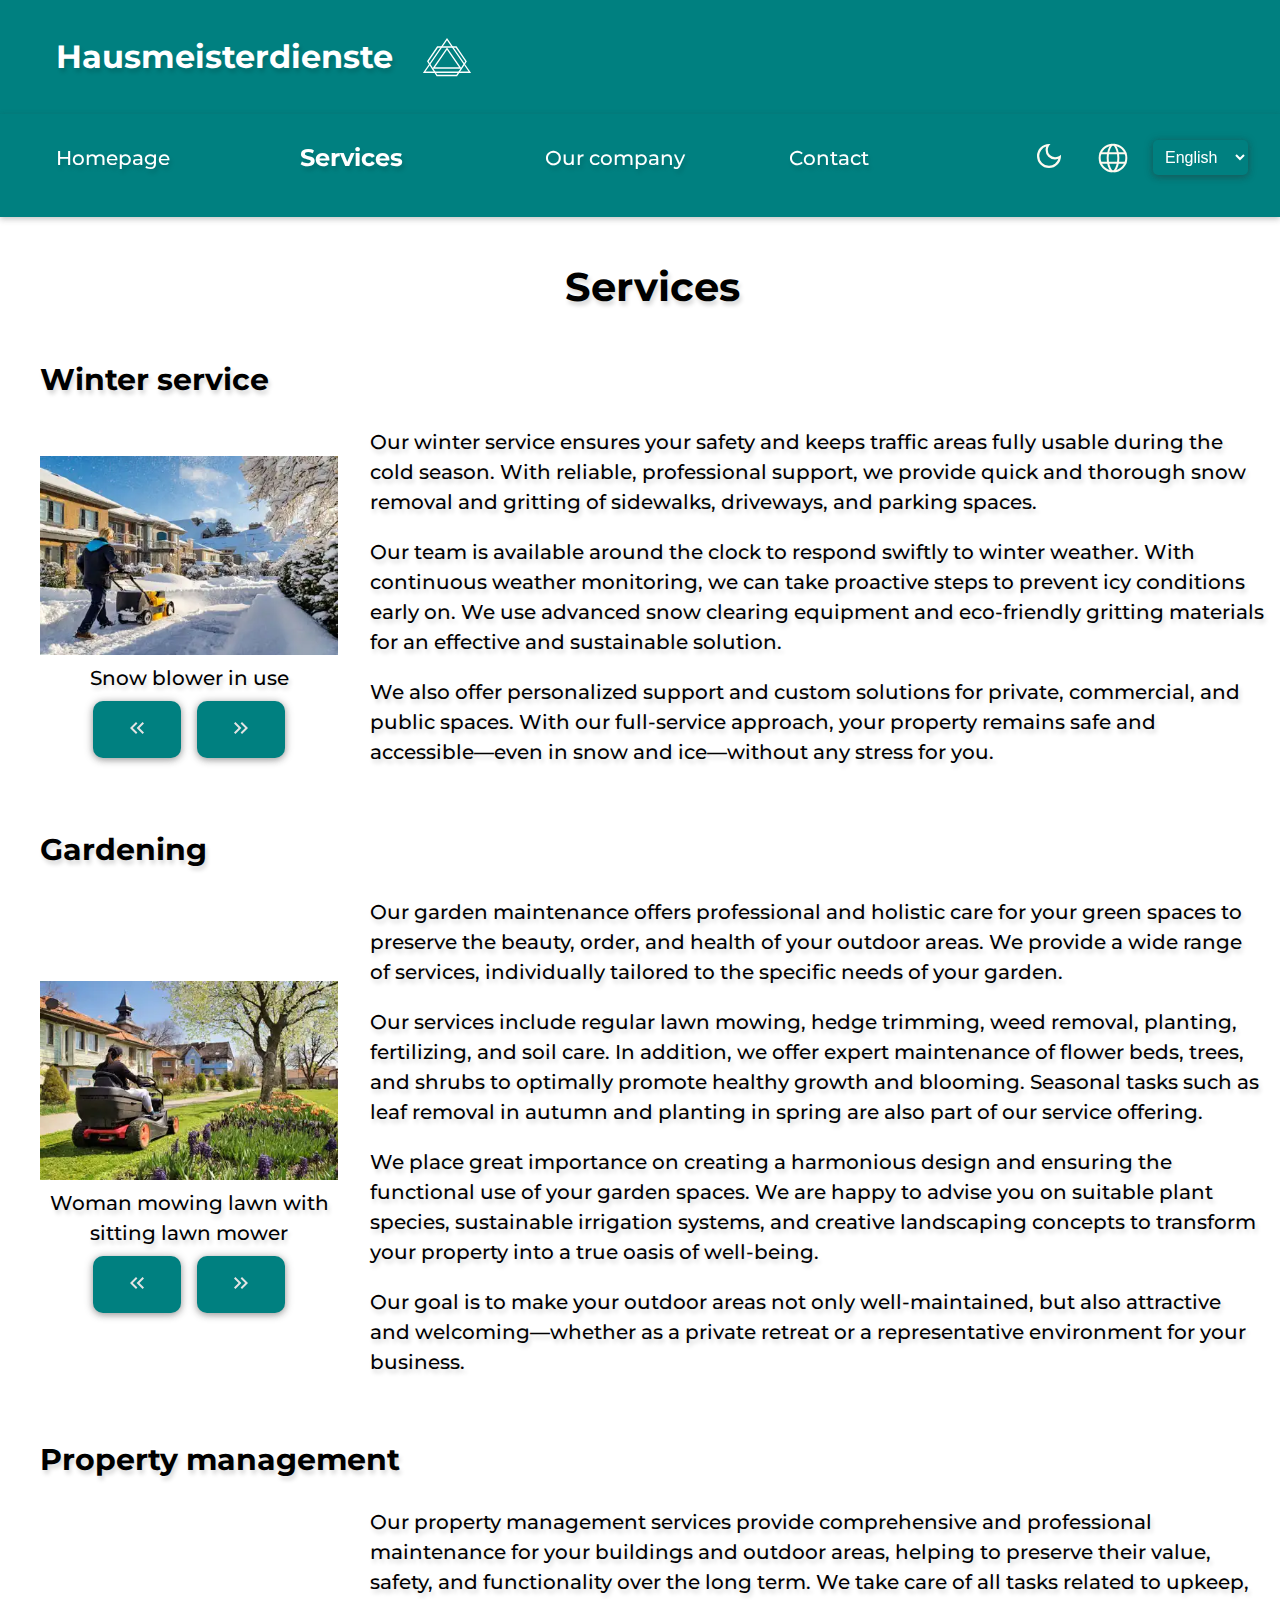
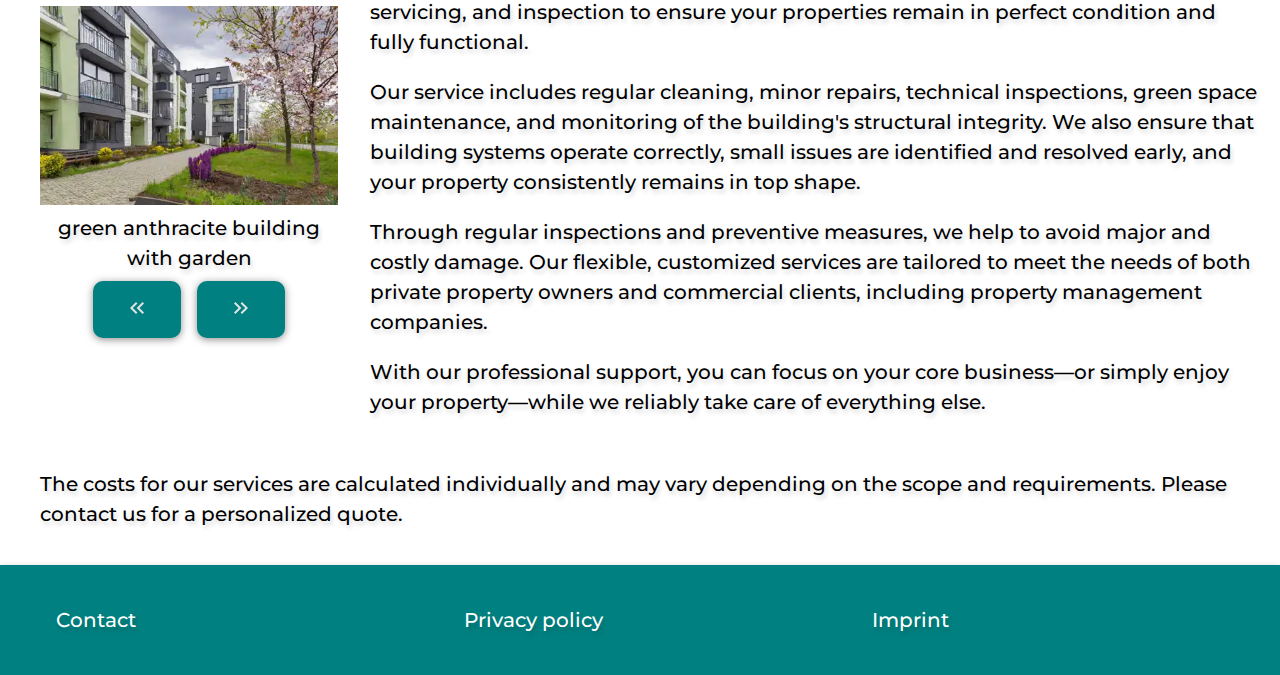
<file: leistungen_en.html>
<!DOCTYPE html>
<html lang="en" class="no-js">

<head>
    <!-- Meta-Informationen über die Webseite -->
    <meta charset="UTF-8">
    <meta name="viewport" content="width=device-width, initial-scale=1.0">

    <!-- Favicons für verschiedene Geräte und Browser -->
    <link rel="icon" type="image/png" href="favicon/favicon96x96.png" sizes="96x96" />
    <link rel="icon" type="image/svg+xml" href="favicon/favicon.svg" />
    <link rel="shortcut icon" href="favicon/favicon.ico" />
    <link rel="apple-touch-icon" sizes="180x180" href="favicon/apple-touch-icon.png" />
    <meta name="apple-mobile-web-app-title" content="Caretaker services" />
    <link rel="manifest" href="favicon/site.webmanifest" />

    <!-- Titel und Beschreibung der Webseite -->
    <title>Caretaker services</title>
    <meta name="description" content="Our caretaker services offer you comprehensive support for your properties, which includes 
    professional garden maintenance, reliable property management and effective winter service.">

    <!-- Einbindung der Schriftart Montserrat -->
    <link rel="preconnect" href="https://fonts.googleapis.com">
    <link rel="preconnect" href="https://fonts.gstatic.com" crossorigin>
    <link href="https://fonts.googleapis.com/css2?family=Montserrat:ital,wght@0,100..900;1,100..900&display=swap"
        rel="stylesheet">

    <!-- Verknüpfung mit dem Stylesheet und den JavaScript-Dateien -->
    <link href="css/style.css" rel="stylesheet">
    <script src="script/gallerie.js" defer></script>
    <script src="script/javascript.js" defer></script>
    <script src="script/dark.js" defer></script>

    <!-- Alternativ-Links für verschiedene Sprachversionen der Seite -->
    <link rel="alternate" href="https://iu-webprogrammierung.github.io/web-programmierung-Claudy-Web/leistungen.html" hreflang="de">
    <link rel="alternate" href="https://iu-webprogrammierung.github.io/web-programmierung-Claudy-Web/leistungen_en.html" hreflang="en">
</head>

<body class="site-body">
    <header class="site-header">
        <!-- Titel und Logo der Webseite -->
        <a href="index.html" class="titel"><h1>Hausmeisterdienste</h1></a>
    </header>
    <nav class="site-nav">
        <div class="inside">
            <!-- Navigationsmenü mit verschiedenen Links -->
            <button class="menubutton" onclick="this.classList.toggle('showmenu')">Menu</button>
            <ul>
                <li><a href="index_en.html">Homepage</a></li>
                <li><a href="leistungen_en.html" class="current">Services</a></li>
                <li><a href="firma_en.html">Our company</a></li>
                <li class="nav-kontakt"><a href="kontakt_en.html">Contact</a></li>
                <li class="nav-darkmode">
                    <!-- Button zum Umschalten des Dark Modes -->
                    <button class="toggle-button" onclick="toggleDarkMode()" aria-label="Dark Mode umschalten" 
                    title="Dark Mode umschalten">
                        <img id="darkModeIcon" src="pictures/moon.svg" alt="Toggle Dark Mode">
                    </button>
                </li>
                <li class="nav-language">
                    <!-- Sprachumschalter mit Dropdown-Menü -->
                    <form action="" method="get">
                        <div class="language-select-container">
                            <img src="pictures/Sprache.svg" alt="Language icon" class="language-icon" />
                            <select aria-label="Choose language" id="language-switcher" lang="en" onchange="switchLanguage()">
                                <option lang="de" value="leistungen.html">Deutsch</option>
                                <option lang="en" value="leistungen_en.html" selected>English</option>
                            </select>
                        </div>
                    </form>
                </li>
            </ul>
        </div>
    </nav>
    <main class="site-content" id="content">
        <div class="inside">
            <h1>Services</h1>
            <h2>Winter service</h2>
            <article class="article">
                <div  id="winter" class="gallerie">
                    <!-- Galerie mit Bildern zum Winterdienst -->
                    <figure>
                        <img class="gallerie-bilder-winter" src="pictures/Schneefräse420x280.webp" alt="Snow blower in use"
                            srcset="pictures/Schneefräse840x560.webp 2x" data-caption="Snow blower in use">
                            <figcaption>Snow blower in use</figcaption>
                    </figure>
                    <figure>
                        <img class="gallerie-bilder-winter" src="pictures/Schnee-schaufeln420x280.webp" alt="Person shoveling snow"
                            srcset="pictures/Schnee-schaufeln840x560.webp 2x" data-caption="Person shoveling snow">
                        <figcaption>Person shoveling snow</figcaption>
                    </figure>
                    <figure>
                        <img class="gallerie-bilder-winter" src="pictures/Schneeschippe420x280.webp" 
                            alt="Snow shovel in the foreground, blurred mountains in the background" 
                            srcset="pictures/Schneeschippe840x560.webp 2x"
                            data-caption="Snow shovel in the foreground, blurred mountains in the background">
                            <figcaption>Snow shovel in the foreground, blurred mountains in the background</figcaption>
                    </figure>
                    <div class="gallerie-buttons">
                        <!-- Buttons zum Navigieren durch die Galerie -->
                        <button class="button-links" onclick="plusDivs(-1, 'winter')">
                            <img src="pictures/button-links.svg" class="icon" alt="Double arrow to the left"></img>
                        </button>
                        <button class="button-rechts" onclick="plusDivs(1, 'winter')">
                            <img src="pictures/button-rechts.svg" class="icon" alt="Double arrow to the right"></img>
                        </button>
                    </div>
                </div>
                <div class="text-content">
                    <!-- Beschreibung des Winterdienstes -->
                    <p>
                        Our winter service ensures your safety and keeps traffic areas fully usable during the cold season. 
                        With reliable, professional support, we provide quick and thorough snow removal and gritting of 
                        sidewalks, driveways, and parking spaces.
                    </p>
                    <p>
                        Our team is available around the clock to respond swiftly to winter weather. With continuous 
                        weather monitoring, we can take proactive steps to prevent icy conditions early on. We use 
                        advanced snow clearing equipment and eco-friendly gritting materials for an effective and 
                        sustainable solution.
                    </p>
                    <p>
                        We also offer personalized support and custom solutions for private, commercial, and public 
                        spaces. With our full-service approach, your property remains safe and accessible—even in 
                        snow and ice—without any stress for you.
                    </p>
                </div>
            </article>
            <h2>Gardening</h2>
            <article class="article">
                <div id="garten" class="gallerie">
                    <!-- Galerie mit Bildern zur Gartenpflege -->
                    <figure>
                        <img class="gallerie-bilder-garten" src="pictures/Rasen-mähen420x280.webp"
                            alt="Woman mowing lawn with sitting lawn mower" srcset="pictures/Rasen-mähen840x560.webp 2x"
                            data-caption="Woman mowing lawn with sitting lawn mower"></img>
                        <figcaption>Woman mowing lawn with sitting lawn mower</figcaption>
                    </figure>
                    <figure>
                        <img class="gallerie-bilder-garten" src="pictures/Rasenmäher420x280.webp" alt="Lawn mowers on lawns"
                            srcset="pictures/Rasenmäher840x560.webp 2x" data-caption="Lawn mowers on lawns"></img>
                            <figcaption>Lawn mowers on lawns</figcaption>
                    </figure>
                    <figure>
                        <img class="gallerie-bilder-garten" src="pictures/Rasenmäher-vorne420x280.webp"
                            alt="Front view of a lawnmower" srcset="pictures/Rasenmäher-vorne840x560.webp 2x"
                            data-caption="Front view of a lawnmower"></img>
                            <figcaption>Front view of a lawnmower</figcaption>
                    </figure>
                    <div class="gallerie-buttons">
                        <!-- Buttons zum Navigieren durch die Galerie -->
                        <button class="button-links" onclick="plusDivs(-1, 'garten')">
                            <img src="pictures/button-links.svg" class="icon" alt="Double arrow to the left"></img>
                        </button>
                        <button class="button-rechts" onclick="plusDivs(1, 'garten')">
                            <img src="pictures/button-rechts.svg" class="icon" alt="Double arrow to the right"></img>
                        </button>
                    </div>
                </div>
                <div class="text-content">
                    <!-- Beschreibung der Gartenpflege -->
                    <p>
                        Our garden maintenance offers professional and holistic care for your green spaces to preserve 
                        the beauty, order, and health of your outdoor areas. We provide a wide range of services, 
                        individually tailored to the specific needs of your garden.
                    </p>
                    <p>
                        Our services include regular lawn mowing, hedge trimming, weed removal, planting, fertilizing, 
                        and soil care. In addition, we offer expert maintenance of flower beds, trees, and shrubs to 
                        optimally promote healthy growth and blooming. Seasonal tasks such as leaf removal in autumn 
                        and planting in spring are also part of our service offering.
                    </p>
                    <p>
                        We place great importance on creating a harmonious design and ensuring the functional use of 
                        your garden spaces. We are happy to advise you on suitable plant species, sustainable irrigation 
                        systems, and creative landscaping concepts to transform your property into a true oasis of well-being.
                    </p>
                    <p>
                        Our goal is to make your outdoor areas not only well-maintained, but also attractive and 
                        welcoming—whether as a private retreat or a representative environment for your business.
                    </p>
                </div>
            </article>
            <h2>Property management</h2>
            <article class="article">
                <div id="objekt" class="gallerie">
                    <!-- Galerie mit Bildern zur Objektbetreuung -->
                    <figure>
                        <img class="gallerie-bilder-objekt" src="pictures/Objektbetreuung_lila420x280.webp"
                            alt="green anthracite building with garden" srcset="pictures/Objektbetreuung_lila840x560.webp 2x"
                            data-caption="green anthracite building with garden"></img>
                        <figcaption>green anthracite building with garden</figcaption>
                    </figure>
                    <figure>
                        <img class="gallerie-bilder-objekt" src="pictures/Objektbetreuung-mit-Garten420x280.webp"
                            alt="Brick building with garden" srcset="pictures/Objektbetreuung-mit-Garten840x560.webp 2x"
                            data-caption="Brick building with garden"></img>
                            <figcaption>Brick building with garden</figcaption>
                    </figure>
                    <figure>
                        <img class="gallerie-bilder-objekt" src="pictures/Hecken-schneiden420x280.webp" alt="Person cutting hedge"
                            srcset="pictures/Hecken-schneiden840x560.webp 2x" data-caption="Person cutting hedge"></img>
                            <figcaption>Person cutting hedge</figcaption>
                    </figure>
                    <div class="gallerie-buttons">
                        <!-- Buttons zum Navigieren durch die Galerie -->
                        <button class="button-links" onclick="plusDivs(-1, 'objekt')">
                            <img src="pictures/button-links.svg" class="icon" alt="Double arrow to the left"></img>
                        </button>
                        <button class="button-rechts" onclick="plusDivs(1, 'objekt')">
                            <img src="pictures/button-rechts.svg" class="icon" alt="Double arrow to the right"></img>
                        </button>
                    </div>
                </div>
                <div class="text-content">
                    <!-- Beschreibung der Objektbetreuung -->
                    <p>
                        Our property management services provide comprehensive and professional maintenance for your 
                        buildings and outdoor areas, helping to preserve their value, safety, and functionality over 
                        the long term. We take care of all tasks related to upkeep, servicing, and inspection to ensure 
                        your properties remain in perfect condition and fully functional.
                    </p>
                    <p>
                        Our service includes regular cleaning, minor repairs, technical inspections, green space 
                        maintenance, and monitoring of the building's structural integrity. We also ensure that building 
                        systems operate correctly, small issues are identified and resolved early, and your property 
                        consistently remains in top shape.
                    </p>
                    <p>
                        Through regular inspections and preventive measures, we help to avoid major and costly damage. 
                        Our flexible, customized services are tailored to meet the needs of both private property owners 
                        and commercial clients, including property management companies.
                    </p>
                    <p>
                        With our professional support, you can focus on your core business—or simply enjoy your 
                        property—while we reliably take care of everything else.
                    </p>
                </div>
            </article>
            <p class="angebot">The costs for our services are calculated individually and may vary depending on the scope 
                and requirements. Please contact us for a personalized quote.</p>
        </div>
        <!-- Button zum Scrollen nach oben -->
        <button id="scrollTopButton" class="scroll-top-button" onclick="scrollToTop()">
            <img src="pictures/button-hoch.svg" class="icon" alt="Back to top">
        </button>
    </main>
    <footer class="site-footer">
        <div class="inside">
            <!-- Fußzeilennavigation mit Links zu Kontakt, Datenschutz und Impressum -->
            <nav class="footer-nav">
                <ul>
                    <li><a href="kontakt_en.html">Contact</a></li>
                    <li><a href="datenschutz_en.html">Privacy policy</a></li>
                    <li><a href="impressum_en.html">Imprint</a></li>
                </ul>
            </nav>
        </div>
    </footer>
</body>

</html>
</file>
<file: css/style.css>
/* ================================
   Stylesheet für die Website

   Struktur:
   1. Allgemeine Einstellungen
   2. Layout & Struktur
   3. Navigation
   4. Startseite
   5. Kontaktseite
   6. Bildergalerie
   7. Media Queries
   8. Media Print
   9. Media Dark
================================ */



/* ================================
   1. Allgemeine Einstellungen
================================ */

/* Farbdefinitionen über CSS-Variablen */
html {
  --color-base-dark: black;
  --color-base-light: white;
  --color-background-light: floralwhite;
  --color-primary: teal;
  --color-accent-active: sandybrown;
  --color-urheber: rgb(20, 20, 20);
  --color-shadow: rgba(0, 0, 0, 0.15);
  --color-box-shadow: rgba(51, 51, 51, 0.3);
  --color-box-shadow-smaler: rgb(51, 51, 51, 0.29);
  --color-border: dimgrey;
  --color-box-shadow-dark: rgb(151, 151, 151, 0.3);
  --color-box-shadow-dark-smaler: rgb(151, 151, 151, 0.29);
  --color-background-dark: #262626;
  --color-background-dark-nav_header_footer: #222;
  --color-accent-active-dark: rgb(192, 130, 77);

  scroll-behavior: smooth;
  background-color: transparent;
  height: 100vh;
}

/* Zentrierung von Logo + Titel als Flexbox */
.titel>a {
  display: flex;
  align-items: center;
  
}
/* Basiseinstellungen für Body */
body {
  display: flex;
  flex-direction: column;
  font-family: Montserrat, Arial, Helvetica, sans-serif;
  font-size: 1rem;
  line-height: 1.5;
  font-weight: 500;
  text-shadow: 2px 4px 4px var(--color-shadow);
  background-color: var(--color-base-light);
  color: var(--color-base-dark);
  min-height: 100vh;
  margin: 0;
  padding: 0;
}

/* Responsive Bilder */
img {
  height: auto;
  max-width: 100%;
}

/* Einheitliche Symbolgröße */
.icon {
  width: 1.5rem;
  max-width: none;
}

u {
  text-decoration: none;
  color: var(--color-urheber);
  font-size: smaller;
}

a {
  color: var(--color-base-dark);
  text-decoration: none;
}

a:hover,
a:focus {
  color: var(--color-accent-active);
}



/* ================================
   2. Layout & Struktur
================================ */

/* Innenabstände für Inhaltsblöcke */
.inside {
  padding: 0 1rem;
  margin: 0 auto;
}

/* Padding für Hauptbereich */
main {
  padding: 1rem;
  flex: 1
}

/* Überschriftenabstände */
h1 {
  padding-top: 1.5rem;
  margin-bottom: 0;
}

.inside h1 {
  text-align: center;
}

h2 {
  padding-top: 2.5rem;
}

/* Header-Stil mit Flexbox-Ausrichtung */
.site-header {
  display: flex;
  flex-direction: row;
  background-color: var(--color-primary);
  color: var(--color-base-light);
  padding: 2rem 3.5rem;
  text-decoration: none;
}

.titel {
  color: var(--color-base-light);
  margin: 0 0 0 0;
  padding: 0 1rem 0 0;
  display: inline-block;
  background: url("../pictures/LogoWeißTransparent.svg") right;
  background-repeat: no-repeat;
  background-size: 3.125rem;
  line-height: 3.125rem;
  width: 14rem;

}
.site-header .titel h1 {
  margin: 0 0 0 0;
  padding: 0 0 0 0;
  font-size: 1rem;
}

.site-header a {
  text-decoration: none;
}

/* Abstand oben für Links am Ende einer Seite */
.verlinkung p {
  padding-top: 1rem;
}

/* Listen ohne Aufzählungspunkt */
.ul-ohnePunkt {
  list-style: none;
  padding-left: 0rem;
}

.angebot {
  margin-top: 2rem;
}

/* Kollision von vertikalen Außenabständen verhindern */
h1,
h2,
p,
ul,
ol {
  margin-top: 0;
}



/* ================================
   3. Navigation
================================ */

/* Navigation & Footer: Farben + Layout */
.site-nav,
.site-footer {
  background-color: var(--color-primary);
  color: var(--color-base-light);
  padding: 1rem;
  box-shadow: 0 2px 6px var(--color-box-shadow);
}

/* Linke Ausrichtung Navigation */
.site-nav {
  text-align: start;
}

/* Footer mittig */
.site-footer {
  text-align: center;
}

/* Navigation als Flexliste */
.site-footer ul,
.site-nav ul {
  display: flex;
  flex-flow: column;
  list-style: none;
  padding: 0;
  margin: 0;
}

.site-nav li:not(.nav-language):not(.nav-darkmode) {
  flex: 1;
}

/* Links in Navigation und Footer */
.site-nav a,
.site-footer a,
.site-nav form {
  display: block;
  color: var(--color-base-light);
  text-decoration: none;
  padding: 0.5rem 1rem;
}

/* Hover-Farbe */
.site-nav a:hover,
.site-nav a:focus,
.site-footer a:hover,
.site-footer a:focus {
  color: var(--color-accent-active);
}

/* Aktiver Link fett und größer */
.site-nav .current,
.site-footer .current {
  font-weight: bold;
  font-size: x-large;
}

/* Menübutton ohne JavaScript ausblenden */
.no-js .menubutton {
  display: none;
}

/* Menübutton Styling */
.js .menubutton {
  display: flex;
  align-items: center;

  cursor: pointer;
  background: inherit;
  color: var(--color-base-light);
  font: inherit;
  text-align: center;
  padding: 0.5rem 1rem;
  border: 0;
  margin: 0;
}

/* Burger-Menü Symbol */
.js .menubutton::before {

  content: url("../pictures/menuburger.svg");
  width: 2rem;
  height: 2rem;
  margin: 0.25rem;
}

/* Navigation bei schmalem Viewport verstecken */
.js .site-nav ul {
  max-height: 0;
  overflow: hidden;
}

/* Navigation aufklappen */
.js .showmenu+ul {
  max-height: 100rem;
  transition: max-height 0.5s ease-in-out;
  overflow: auto;
}

/* Menü-Symbol bei Klick tauschen */
.js .menubutton.showmenu::before {
  content: url("../pictures/menuclose.svg");
}

/* Zurück-nach-oben Button */
.scroll-top-button {
  display: none;
  position: fixed;
  bottom: 20px;
  right: 20px;
  width: 50px;
  height: 50px;
  background-color: var(--color-primary);
  border: none;
  border-radius: 10px;
  cursor: pointer;
  box-shadow: 0 2px 6px var(--color-box-shadow), 0 1px 10px var(--color-box-shadow-smaler);
  z-index: 1000;
}

/* Hover-Farbe Scrollbutton */
.scroll-top-button:hover {
  background-color: var(--color-accent-active);
}

/* Sprachumschalter Styling */
.site-nav select {
  padding: 0.5rem;
  background-color: var(--color-primary);
  color: var(--color-base-light);
  border: none;
  border-radius: 5px;
  cursor: pointer;
  box-shadow: 0 2px 6px var(--color-box-shadow), 0 1px 10px var(--color-box-shadow-smaler);
  font-size: 1rem;
}

/* Sprachsymbol */
.language-icon {
  width: 2.0rem;
  height: auto;
  padding-right: 1rem;
}

/* Container für Sprachumschalter + Icon */
.language-select-container {
  display: flex;
  align-items: center;
  gap: 0.5rem;
}

/* Element für Screenreader-only Inhalte */
.sr-only {
  position: absolute;
  clip-path: rect(0 0 0 0 round 0);
  width: 1px;
  height: 1px;
  margin: -1px;
  overflow: hidden;
  border: 0;
}

/* Begrenzung für Darkmode-Switcher */
.nav-darkmode {
  max-width: 4rem;
  flex: 0 0 auto;
  justify-content: left;
}



/* ================================
   4. Startseite
================================ */


/* Hero-Image zentrieren */
.startbild {
  display: flex;
  justify-content: center;
  margin: 2rem 0 2rem 0;
}

/* Artikelstruktur */
.article {
  display: flex;
  flex-direction: column;
}

/* Text immer vor Bild */
.text-content {
  order: 1;
}



/* ================================
   5. Kontaktseite
================================ */

/* Formular-Label */
.site-kontakt label {
  display: block;
}

/* Abstand zwischen Eingabefeldern */
.site-kontakt form div {
  margin-bottom: 1rem;
}

/* Eingabefelder Styling */
.site-kontakt input[type="text"],
.site-kontakt input[type="email"],
.site-kontakt #betreff,
.site-kontakt textarea {
  font-size: inherit;
  font-family: inherit;
  width: 100%;
  padding: 0.5rem;
  border: 1px solid var(--color-border);
  background-color: var(--color-base-light);
  border-radius: 0.25rem;
}

/* Textarea spezifisch begrenzen */
.site-kontakt textarea {
  min-height: 8rem;
}

/* Formularbutton */
.site-kontakt button {
  font-size: inherit;
  font-family: inherit;
  background-color: var(--color-primary);
  color: var(--color-base-light);
  width: 17rem;
  padding: 1rem;
  border: none;
  border-radius: 0.25rem;
  cursor: pointer;
}

/* Button Hover */
.site-kontakt button:hover,
.site-kontakt button:focus {
  background-color: var(--color-accent-active);
}

/* Kontaktinfos */
.kontakt {
  display: flex;
  align-items: center;
}

.kontakt img {
  margin-right: 1rem;
  margin-top: 1.5rem;
}

.kontakt::before {
  margin-top: 2rem;
}

.kontakt-telefon,
.firma-telefon {
  background: url("../pictures/Telefon-schwarz.svg") left;
}

.kontakt-mail,
.firma-mail {
  background: url("../pictures/Mail-schwarz.svg") left;
}

.kontakt-haus {
  background: url("../pictures/Haus-schwarz.svg") left;
}

.kontakt-telefon, 
.kontakt-mail,
.kontakt-haus {
  margin: 2rem 0 0 0 ;
  padding: 0 1.25rem 0 3.75rem;
  display: inline-block;
  background-repeat: no-repeat;
  background-size: 3.125rem;
  line-height: 3.125rem;
  width: 31.25rem;
  }

  .firma-mail,
  .firma-telefon {
    margin: 0 0 1rem 0;
    padding: 0 1.25rem 0 3.75rem;
    display: inline-block;
    background-repeat: no-repeat;
    background-size: 3.125rem;
    line-height: 3.125rem;
    width: 31.25rem;
  }



/* ================================
   6. Bildergalerie
================================ */

/* Galerie-Container */
.gallerie {
  display: flex;
  flex-direction: column;
  align-items: center;
  justify-content: center;
  order: 2;
}

.gallerie figure {
  margin: 0;
  width: 100%;
}

/* Bild zentrieren */
.gallerie figure img {
  display: block;
  margin: 0 auto;
}

.gallerie figcaption {
  text-align: center;
  margin-top: 0.5rem;
}

/* Buttons unter der Galerie */
.gallerie-buttons {
  display: flex;
  justify-content: center;
  width: 100%;
  margin-top: 0.5rem;
}

/* Navigationspfeile */
.button-links,
.button-rechts {
  background-color: var(--color-primary);
  border: none;
  color: var(--color-base-light);
  padding: 15px 32px;
  text-align: center;
  text-decoration: none;
  margin: 0 0.5rem;
  cursor: pointer;
  border-radius: 10px;
  box-shadow: 0 2px 6px var(--color-box-shadow), 0 1px 10px var(--color-box-shadow-smaler);
}

.button-links:hover,
.button-rechts:hover {
  background-color: var(--color-accent-active);
}



/* ================================
   7. Media Queries
================================ */

/* Umrechnung 940 Pixel / 16px = 58.75rem*/
@media screen and (min-width: 58.75rem) {

  body {
    font-size: 1.125rem;
  }

  .site-header .titel h1 {
    font-size: 2rem;
    width: 25rem
  }

  .inside {
    padding: 0 0 0 1.5rem;
  }

  .site-header {
    flex-direction: row;
  }

  .titel {
    width: 25rem;
  }

  .gallerie {
    order: 1;
    flex: 1;
  }

  .text-content {
    padding-left: 1rem;
    order: 2;
    flex: 3;
  }

  .button-links,
  .button-rechts {
    margin: 0 0.5rem;
  }

  .button-links:hover,
  .button-rechts:hover {
    background-color: var(--color-accent-active);
  }

  .js .menubutton {
    display: none;
  }

  .site-nav {
    position: sticky;
    top: 0;
    box-shadow: 0 2px 6px var(--color-box-shadow);
    background-size: cover;
    background-position: center top;
    background-repeat: no-repeat;
    padding-top: 0;
  }

  .site-footer ul,
  .site-nav ul,
  .site-footer-start ul {
    max-height: none !important;
    flex-direction: row;
  }

  .site-footer li,
  .site-nav li,
  .site-footer-start li {
    display: flex;
    flex: 1;
    margin-top: 1rem;
    margin-left: 0rem;
    margin-bottom: 1rem;
    z-index: auto;
    margin-right: 0;
    align-items: center;
  }

  .nav-language li {
    margin-left: auto;
    flex: 0 0 auto;
    padding-right: 0rem;
  }

  .nav-kontakt {
    max-width: fit-content;
  }

  .darkModeIcon {
    width: 3rem;
    min-width: fit-content;
  }

  .article {
    flex-direction: row;
  }

  .site-kontakt-content {
    display: grid;
    grid-template-columns: 1fr 3fr;
    grid-gap: 1rem;
  }

  .site-kontakt-adresse {
    margin-left: 2rem;
  }

  .kontakt {
    flex-direction: row;
  }

  .kontakt img {
    vertical-align: middle;
    margin-right: 2rem;
    margin-top: 1.5rem;
  }

  .kontakt span {
    padding-top: 1rem;
  }

}

/* Umrechnung 1024 Pixel / 16px = 64rem*/
@media screen and (min-width: 64rem) {

  body {
    font-size: 1.25rem;
  }

  .gallerie figure img {
    width: 100%;
  }

  .text-content {
    padding-left: 2rem;
  }

  .nav-kontakt {
    max-width: inherit;
  }

  .site-nav .nav-language {
    margin-left: auto;
    flex: 0 0 auto;
    padding-right: 0rem;
  }
}



/* ================================
   8. Media Print
================================ */

@media print {

  * {
    box-shadow: none !important;
    text-shadow: none !important;
  }

  html {
    background: var(--color-base-light);
    color: var(--color-base-dark);
  }

  .site-nav,
  .site-footer {
    display: none;
  }
}


/* ================================
   9. Media Dark
================================ */


.toggle-button {
  background: none;
  display: inline-block;
  padding: 0.625rem 1rem;
  margin-left: 0rem;
  border: none;
  cursor: pointer;
  max-width: fit-content;
}

.site-body.dark-mode {
  background-color: var(--color-background-dark);
  color: var(--color-background-light);
  text-shadow: none;
}

.dark-mode .site-kontakt-adresse a,
.dark-mode .site-firma-adresse a,
.dark-mode .adresse a {
  color: var(--color-background-light);
}

.dark-mode .site-kontakt-adresse a:hover,
.dark-mode .site-kontakt-adresse a:focus,
.dark-mode .site-firma-adresse a:hover,
.dark-mode .site-firma-adresse  a:focus,
.adresse .dark-mode a:hover,
.adresse .dark-mode a:focus {
  color: var(--color-accent-active);
}

.dark-mode {

  .site-header,
  .site-nav,
  .site-footer,
  .titel {
    background-color: var(--color-background-dark-nav_header_footer);
    color: var(--color-background-light);
    text-shadow: none;
  }

  .site-nav select {
    background-color: var(--color-background-dark);
    box-shadow: 0 2px 6px var(--color-box-shadow-dark), 0 1px 10px var(--color-box-shadow-dark-smaler);
    border: 0.2rem solid var(--color-background-light);
  }

  .button-links,
  .button-rechts {
    background-color: var(--color-background-dark-nav_header_footer);
    color: var(--color-base-light);
    box-shadow: 0 2px 6px var(--color-box-shadow-dark), 0 1px 10px var(--color-box-shadow-dark-smaler);
    text-shadow: none;
    border: 0.2rem solid var(--color-background-light);
  }

  .button-links:hover,
  .button-rechts:hover {
    background-color: var(--color-accent-active-dark);
  }

  .titel:focus,
  .titel:hover {
    color: var(--color-accent-active);
  }

  .scroll-top-button {
    background-color: var(--color-background-dark-nav_header_footer);
    border: 0.2rem solid var(--color-background-light);
    box-shadow: 0 2px 6px var(--color-box-shadow-dark), 0 1px 10px var(--color-box-shadow-dark-smaler);
  }

  .scroll-top-button:hover {
    background-color: var(--color-accent-active-dark);
  }

  .kontakt-telefon,
  .firma-telefon {
    background: url("../pictures/Telefon-weiß.svg") left;
  }
  
  .kontakt-mail,
  .firma-mail {
    background: url("../pictures/Mail-weiß.svg") left;
  }
  
  .kontakt-haus {
    background: url("../pictures/Haus-weiß.svg") left;
  }
  
  .kontakt-telefon, 
  .kontakt-mail,
  .kontakt-haus {
    margin: 2rem 0 0 0 ;
    padding: 0 1.25rem 0 3.75rem;
    display: inline-block;
    background-repeat: no-repeat;
    background-size: 3.125rem;
    line-height: 3.125rem;
    width: 31.25rem;
    color: var(--color-background-light);
  }
  .firma-mail,
  .firma-telefon {
    margin: 0 0 1rem 0;
    padding: 0 1.25rem 0 3.75rem;
    display: inline-block;
    background-repeat: no-repeat;
    background-size: 3.125rem;
    line-height: 3.125rem;
    width: 31.25rem;
    color: var(--color-background-light);
  }
}
</file>
